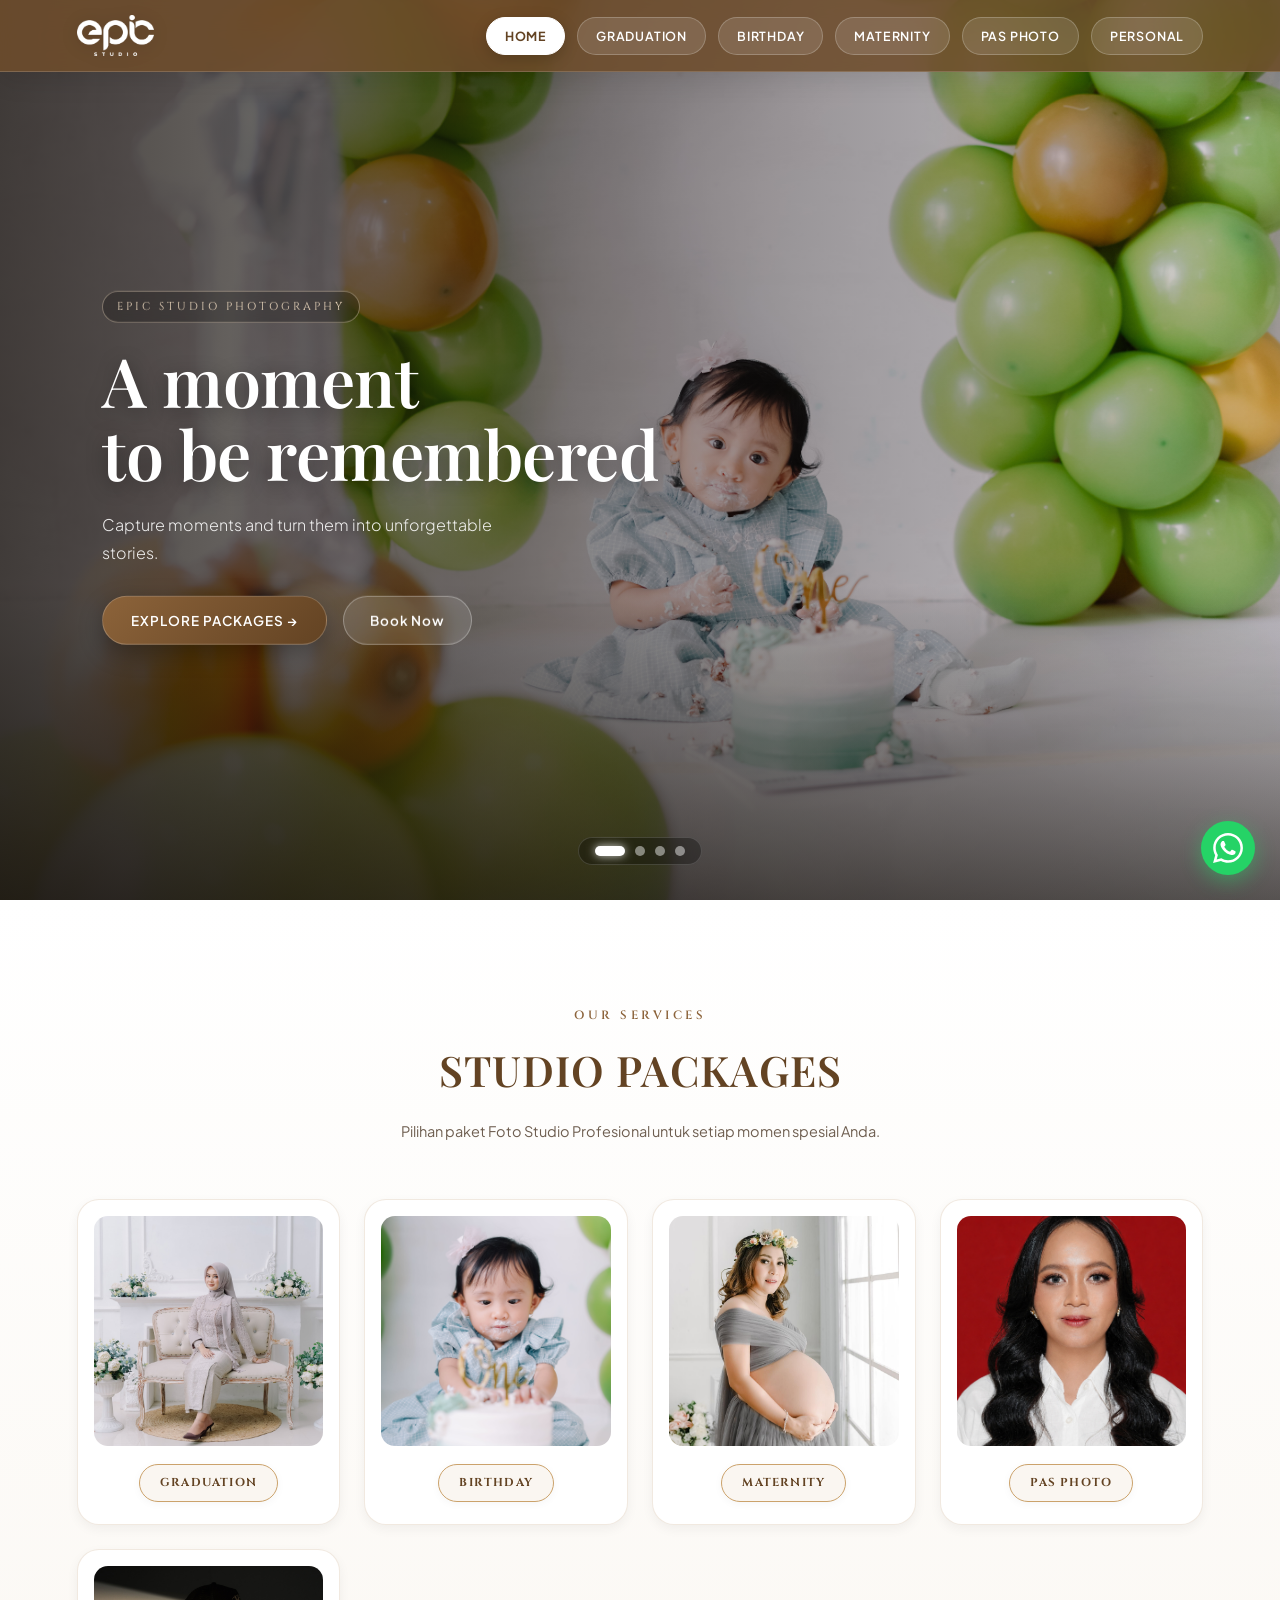
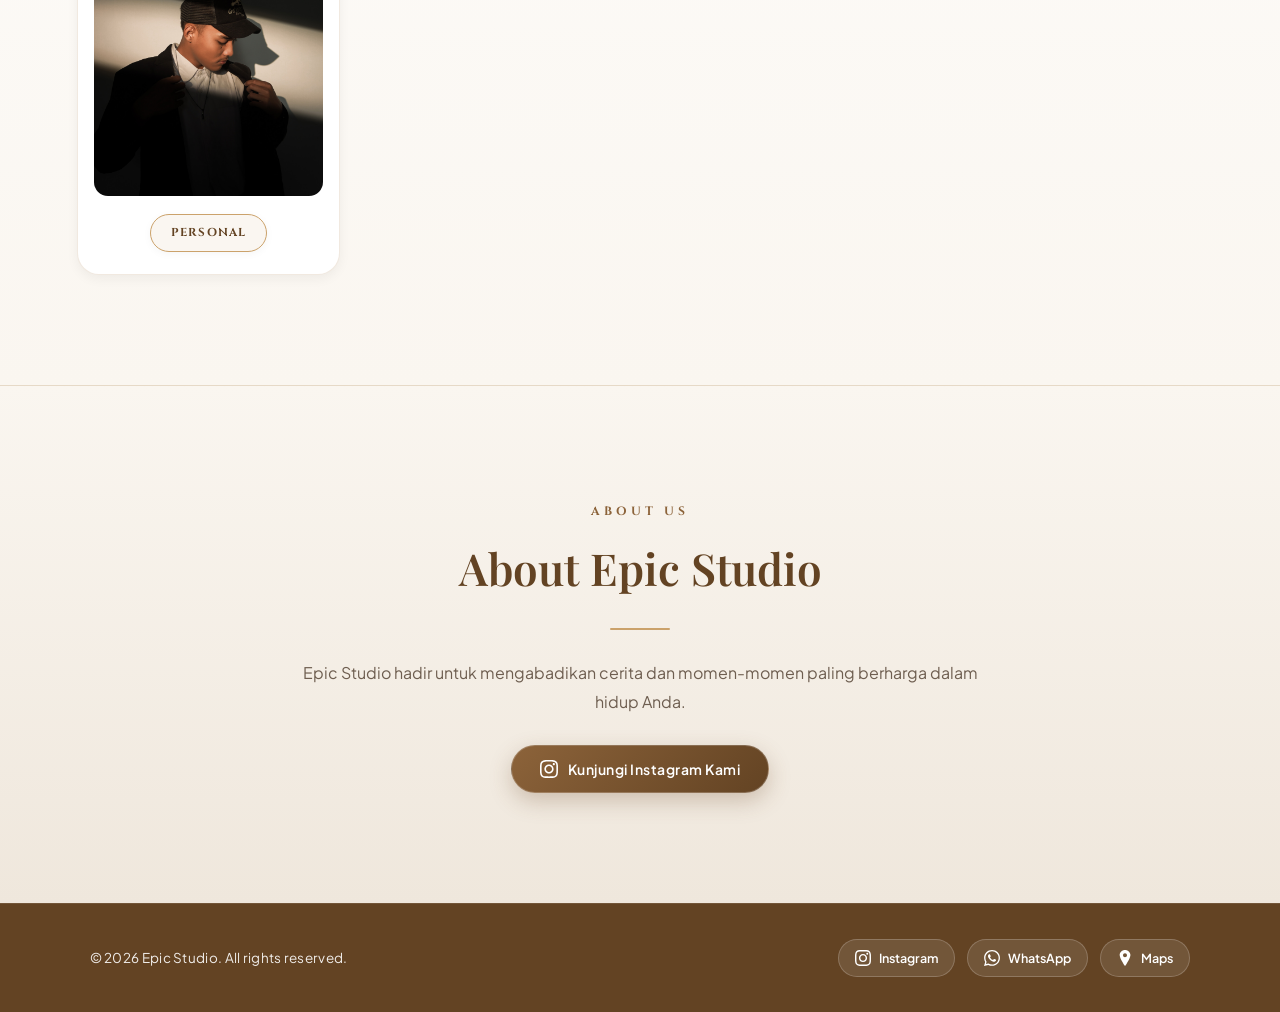
<file: index.html>
﻿    <!DOCTYPE html>
    <html lang="id">

    <head>
        <meta charset="UTF-8">
        <meta name="viewport" content="width=device-width, initial-scale=1.0">
        <meta name="google-site-verification" content="aX9YsaEsl6pCeYQl7fsDy3lhD_GGkfgKErRzIYAgVcs" />
        <title>Epic Studio</title>
        <link rel="icon" type="image/png" href="logo.png">

        <!-- Google Fonts -->
        <link rel="preconnect" href="https://fonts.googleapis.com">
        <link rel="preconnect" href="https://fonts.gstatic.com" crossorigin>
        <link href="https://fonts.googleapis.com/css2?family=Cinzel:wght@400;600;700&family=Playfair+Display:ital,wght@0,400;0,600;0,700;1,400&family=Plus+Jakarta+Sans:wght@300;400;500;600;700&display=swap" rel="stylesheet">

        <link rel="stylesheet" href="style.css">
        <script>
        if (window.location.pathname.endsWith('/index.html')) {
            const newUrl = window.location.pathname.replace(/\/index\.html$/, 'home') + window.location.search + window.location.hash;
            window.history.replaceState(null, '', newUrl);
        }
        </script>
    </head>

    <body>

        <!-- ================= HEADER / TASKBAR ================= -->
        <header class="header" id="mainHeader">

            <div class="logo">
                <a href="index.html"><img src="source/putih.png" alt="Epic Studio Logo"></a>
            </div>

            <button class="menu-toggle" id="menuToggle" aria-label="Toggle navigation" aria-expanded="false">
                <span class="bar"></span>
                <span class="bar"></span>
                <span class="bar"></span>
            </button>

            <nav class="nav" id="mainNav">
                <a href="index.html" class="active">Home</a>
                <a href="graduation.html">Graduation</a>
                <a href="birthday.html">Birthday</a>
                <a href="maternity.html">Maternity</a>
                <a href="pasphoto.html">Pas Photo</a>
                <a href="personal.html">Personal</a>
            </nav>

        </header>


        <!-- ================= HERO SLIDER ================= -->
        <section class="hero" id="home">

            <div class="slider" id="slider">

                <!-- SLIDE 1 -->
                <div class="slide">
                    <img src="source/1.JPG" alt="Epic Studio Photography">
                    <div class="hero-content">
                        <span class="hero-badge">Epic Studio Photography</span>
                        <h1>A moment<br>to be remembered</h1>
                        <p>Capture moments and turn them into unforgettable stories.</p>
                        <div class="hero-actions">
                            <a href="#packages" class="btn-hero-primary">Explore Packages →</a>
                            <a href="https://wa.me/6289503138142" target="_blank" rel="noopener noreferrer" class="btn-hero-secondary">Book Now</a>
                        </div>
                    </div>
                </div>

                <!-- SLIDE 2 -->
                <div class="slide">
                    <img src="source/maternity/11.jpg" alt="Maternity Photography">
                    <div class="hero-content">
                        <span class="hero-badge">Epic Studio Photography</span>
                        <h1>Motherhood,<br>Beautifully Captured</h1>
                        <p>Elegant maternity portraits for life's most precious season.</p>
                        <div class="hero-actions">
                            <a href="#packages" class="btn-hero-primary">Explore Packages →</a>
                            <a href="https://wa.me/6289503138142" target="_blank" rel="noopener noreferrer" class="btn-hero-secondary">Book Now</a>
                        </div>
                    </div>
                </div>

                <!-- SLIDE 3 -->
                <div class="slide">
                    <img src="source/2.jpg" alt="Wedding & Maternity Photography">
                    <div class="hero-content">
                        <span class="hero-badge">Epic Studio Photography</span>
                        <h1>Your <br>beautiful moments <br>will be captured.</h1>
                        <p>Moments one doesn't want to forget.</p>
                        <div class="hero-actions">
                            <a href="#packages" class="btn-hero-primary">Explore Packages →</a>
                            <a href="https://wa.me/6289503138142" target="_blank" rel="noopener noreferrer" class="btn-hero-secondary">Book Now</a>
                        </div>
                    </div>
                </div>

                <!-- SLIDE 4 -->
                <div class="slide">
                    <img src="source/GRADUATION/2.jpg" alt="Graduation & Group Photography">
                    <div class="hero-content">
                        <span class="hero-badge">Epic Studio Photography</span>
                        <h1>Memories<br>that will <br>last forever</h1>
                        <p>Capture every meaningful event perfectly.</p>
                        <div class="hero-actions">
                            <a href="#packages" class="btn-hero-primary">Explore Packages →</a>
                            <a href="https://wa.me/6289503138142" target="_blank" rel="noopener noreferrer" class="btn-hero-secondary">Book Now</a>
                        </div>
                    </div>
                </div>

            </div>

            <!-- SLIDER DOTS -->
            <div class="dots">
                <button class="dot active" onclick="goToSlide(0)" aria-label="Slide 1"></button>
                <button class="dot" onclick="goToSlide(1)" aria-label="Slide 2"></button>
                <button class="dot" onclick="goToSlide(2)" aria-label="Slide 3"></button>
                <button class="dot" onclick="goToSlide(3)" aria-label="Slide 4"></button>
            </div>

        </section>


        <!-- ================= STUDIO PACKAGES ================= -->
        <section class="packages" id="packages">

            <div class="section-header">
                <span class="section-tag">Our Services</span>
                <h2 class="section-title">STUDIO PACKAGES</h2>
                <p class="section-desc">Pilihan paket Foto Studio Profesional untuk setiap momen spesial Anda.</p>
            </div>

            <div class="package-grid">

                <!-- 1. GRADUATION -->
                <a href="graduation.html" class="package-card">
                    <div class="package-image">
                        <img src="source/GRADUATION/1.jpg" alt="Graduation Photography">
                    </div>
                    <span class="package-name">GRADUATION</span>
                </a>

                <!-- 2. BIRTHDAY -->
                <a href="birthday.html" class="package-card">
                    <div class="package-image">
                        <img src="source/BIRTHDAY/DSC00612.JPG" alt="Birthday Photography">
                    </div>
                    <span class="package-name">BIRTHDAY</span>
                </a>

                <!-- 3. MATERNITY -->
                <a href="maternity.html" class="package-card">
                    <div class="package-image">
                        <img src="source/maternity/8.jpg" alt="Maternity Photography">
                    </div>
                    <span class="package-name">MATERNITY</span>
                </a>

                <!-- 4. PAS PHOTO -->
                <a href="pasphoto.html" class="package-card">
                    <div class="package-image">
                        <img src="source/PAS PHOTO/nola merah.jpg" alt="Pas Photo Studio">
                    </div>
                    <span class="package-name">PAS PHOTO</span>
                </a>

                <!-- 5. PERSONAL -->
                <a href="personal.html" class="package-card">
                    <div class="package-image">
                        <img src="source/PERSONAL/DSC08382.jpg" alt="Personal Portrait Photography">
                    </div>
                    <span class="package-name">PERSONAL</span>
                </a>

            </div>

        </section>


        <!-- ================= ABOUT ================= -->
        <section class="about" id="about">

            <span class="about-badge">About Us</span>
            <h2>About Epic Studio</h2>
            <div class="about-divider"></div>

            <p>
                Epic Studio hadir untuk mengabadikan cerita dan momen-momen paling berharga dalam hidup Anda.
            </p>

            <a href="https://www.instagram.com/epicstudiophoto/" target="_blank" rel="noopener noreferrer" class="btn-about-ig" title="Kunjungi Instagram Epic Studio">
                <svg viewBox="0 0 24 24">
                    <path d="M12 2.163c3.204 0 3.584.012 4.85.07 3.252.148 4.771 1.691 4.919 4.919.058 1.265.069 1.645.069 4.849 0 3.205-.012 3.584-.069 4.849-.149 3.225-1.664 4.771-4.919 4.919-1.266.058-1.644.07-4.85.07-3.204 0-3.584-.012-4.849-.07-3.26-.149-4.771-1.699-4.919-4.92-.058-1.265-.07-1.644-.07-4.849 0-3.204.013-3.583.07-4.849.149-3.227 1.664-4.771 4.919-4.919 1.266-.057 1.645-.069 4.849-.069zm0-2.163c-3.259 0-3.667.014-4.947.072-4.358.2-6.78 2.618-6.98 6.98-.059 1.281-.073 1.689-.073 4.948 0 3.259.014 3.668.072 4.948.2 4.358 2.618 6.78 6.98 6.98 1.281.058 1.689.072 4.948.072 3.259 0 3.668-.014 4.948-.072 4.354-.2 6.782-2.618 6.979-6.98.059-1.28.073-1.689.073-4.948 0-3.259-.014-3.667-.072-4.947-.196-4.354-2.617-6.78-6.979-6.98-1.281-.059-1.69-.073-4.949-.073zm0 5.838c-3.403 0-6.162 2.759-6.162 6.162s2.759 6.163 6.162 6.163 6.162-2.759 6.162-6.163c0-3.403-2.759-6.162-6.162-6.162zm0 10.162c-2.209 0-4-1.79-4-4 0-2.209 1.791-4 4-4s4 1.791 4 4c0 2.21-1.791 4-4 4zm6.406-11.845c-.796 0-1.441.645-1.441 1.44s.645 1.44 1.441 1.44c.795 0 1.439-.645 1.439-1.44s-.644-1.44-1.439-1.44z"/>
                </svg>
                <span>Kunjungi Instagram Kami</span>
            </a>
        </section>


        <!-- ================= FOOTER ================= -->
        <footer id="contact">

            <div class="footer-copy">
                © 2026 Epic Studio. All rights reserved.
            </div>

            <div class="footer-socials">
                <a href="https://www.instagram.com/epicstudiophoto/" target="_blank" rel="noopener noreferrer" class="footer-link" title="Kunjungi Instagram Epic Studio">
                    <svg class="footer-icon" viewBox="0 0 24 24">
                        <path d="M12 2.163c3.204 0 3.584.012 4.85.07 3.252.148 4.771 1.691 4.919 4.919.058 1.265.069 1.645.069 4.849 0 3.205-.012 3.584-.069 4.849-.149 3.225-1.664 4.771-4.919 4.919-1.266.058-1.644.07-4.85.07-3.204 0-3.584-.012-4.849-.07-3.26-.149-4.771-1.699-4.919-4.92-.058-1.265-.07-1.644-.07-4.849 0-3.204.013-3.583.07-4.849.149-3.227 1.664-4.771 4.919-4.919 1.266-.057 1.645-.069 4.849-.069zm0-2.163c-3.259 0-3.667.014-4.947.072-4.358.2-6.78 2.618-6.98 6.98-.059 1.281-.073 1.689-.073 4.948 0 3.259.014 3.668.072 4.948.2 4.358 2.618 6.78 6.98 6.98 1.281.058 1.689.072 4.948.072 3.259 0 3.668-.014 4.948-.072 4.354-.2 6.782-2.618 6.979-6.98.059-1.28.073-1.689.073-4.948 0-3.259-.014-3.667-.072-4.947-.196-4.354-2.617-6.78-6.979-6.98-1.281-.059-1.69-.073-4.949-.073zm0 5.838c-3.403 0-6.162 2.759-6.162 6.162s2.759 6.163 6.162 6.163 6.162-2.759 6.162-6.163c0-3.403-2.759-6.162-6.162-6.162zm0 10.162c-2.209 0-4-1.79-4-4 0-2.209 1.791-4 4-4s4 1.791 4 4c0 2.21-1.791 4-4 4zm6.406-11.845c-.796 0-1.441.645-1.441 1.44s.645 1.44 1.441 1.44c.795 0 1.439-.645 1.439-1.44s-.644-1.44-1.439-1.44z"/>
                    </svg>
                    <span>Instagram</span>
                </a>

                <a href="https://wa.me/6289503138142" target="_blank" rel="noopener noreferrer" class="footer-link" title="Chat WhatsApp Epic Studio">
                    <svg class="footer-icon" viewBox="0 0 24 24">
                        <path d="M.057 24l1.687-6.163c-1.041-1.804-1.588-3.849-1.587-5.946.003-6.556 5.338-11.891 11.893-11.891 3.181.001 6.167 1.24 8.413 3.488 2.245 2.248 3.481 5.236 3.48 8.414-.003 6.557-5.338 11.892-11.893 11.892-1.99-.001-3.951-.5-5.688-1.448l-6.305 1.654zm6.597-3.807c1.676.995 3.276 1.591 5.392 1.592 5.448 0 9.886-4.434 9.889-9.885.002-5.462-4.415-9.89-9.881-9.892-5.452 0-9.887 4.434-9.889 9.884-.001 2.225.651 3.891 1.746 5.634l-.999 3.648 3.742-.981zm11.387-5.464c-.074-.124-.272-.198-.57-.347-.297-.149-1.758-.868-2.031-.967-.272-.099-.47-.149-.669.149-.198.297-.768.967-.941 1.165-.173.198-.347.223-.644.074-.297-.149-1.255-.462-2.39-1.475-.883-.788-1.48-1.761-1.653-2.059-.173-.297-.018-.458.13-.606.134-.133.297-.347.446-.521.151-.172.2-.296.3-.495.099-.198.05-.372-.025-.521-.075-.148-.669-1.611-.916-2.206-.242-.579-.487-.501-.669-.51l-.57-.01c-.198 0-.52.074-.792.372s-1.04 1.016-1.04 2.479 1.065 2.876 1.213 3.074c.149.198 2.095 3.2 5.076 4.487.709.306 1.263.489 1.694.626.712.226 1.36.194 1.872.118.571-.085 1.758-.719 2.006-1.413.248-.695.248-1.29.173-1.414z"/>
                    </svg>
                    <span>WhatsApp</span>
                </a>

                <a href="https://maps.google.com/?q=Epic+Studio" target="_blank" rel="noopener noreferrer" class="footer-link" title="Lihat Lokasi di Google Maps">
                    <svg class="footer-icon" viewBox="0 0 24 24">
                        <path d="M12 0C7.802 0 4 3.403 4 7.602c0 4.885 7.031 15.197 7.33 15.628.172.247.449.395.745.395s.573-.148.745-.395c.299-.431 7.33-10.743 7.33-15.628C20 3.403 16.198 0 12 0zm0 11c-1.657 0-3-1.343-3-3s1.343-3 3-3 3 1.343 3 3-1.343 3-3 3z"/>
                    </svg>
                    <span>Maps</span>
                </a>
            </div>

        </footer>


        <!-- ================= FLOATING WHATSAPP BUTTON ================= -->
        <a href="https://wa.me/6289503138142" target="_blank" rel="noopener noreferrer" class="floating-wa" title="Hubungi Kami via WhatsApp">
            <svg viewBox="0 0 24 24">
                <path d="M.057 24l1.687-6.163c-1.041-1.804-1.588-3.849-1.587-5.946.003-6.556 5.338-11.891 11.893-11.891 3.181.001 6.167 1.24 8.413 3.488 2.245 2.248 3.481 5.236 3.48 8.414-.003 6.557-5.338 11.892-11.893 11.892-1.99-.001-3.951-.5-5.688-1.448l-6.305 1.654zm6.597-3.807c1.676.995 3.276 1.591 5.392 1.592 5.448 0 9.886-4.434 9.889-9.885.002-5.462-4.415-9.89-9.881-9.892-5.452 0-9.887 4.434-9.889 9.884-.001 2.225.651 3.891 1.746 5.634l-.999 3.648 3.742-.981zm11.387-5.464c-.074-.124-.272-.198-.57-.347-.297-.149-1.758-.868-2.031-.967-.272-.099-.47-.149-.669.149-.198.297-.768.967-.941 1.165-.173.198-.347.223-.644.074-.297-.149-1.255-.462-2.39-1.475-.883-.788-1.48-1.761-1.653-2.059-.173-.297-.018-.458.13-.606.134-.133.297-.347.446-.521.151-.172.2-.296.3-.495.099-.198.05-.372-.025-.521-.075-.148-.669-1.611-.916-2.206-.242-.579-.487-.501-.669-.51l-.57-.01c-.198 0-.52.074-.792.372s-1.04 1.016-1.04 2.479 1.065 2.876 1.213 3.074c.149.198 2.095 3.2 5.076 4.487.709.306 1.263.489 1.694.626.712.226 1.36.194 1.872.118.571-.085 1.758-.719 2.006-1.413.248-.695.248-1.29.173-1.414z"/>
            </svg>
        </a>


        <!-- JAVASCRIPT -->
        <script src="script.js"></script>

    </body>

    </html>
</file>
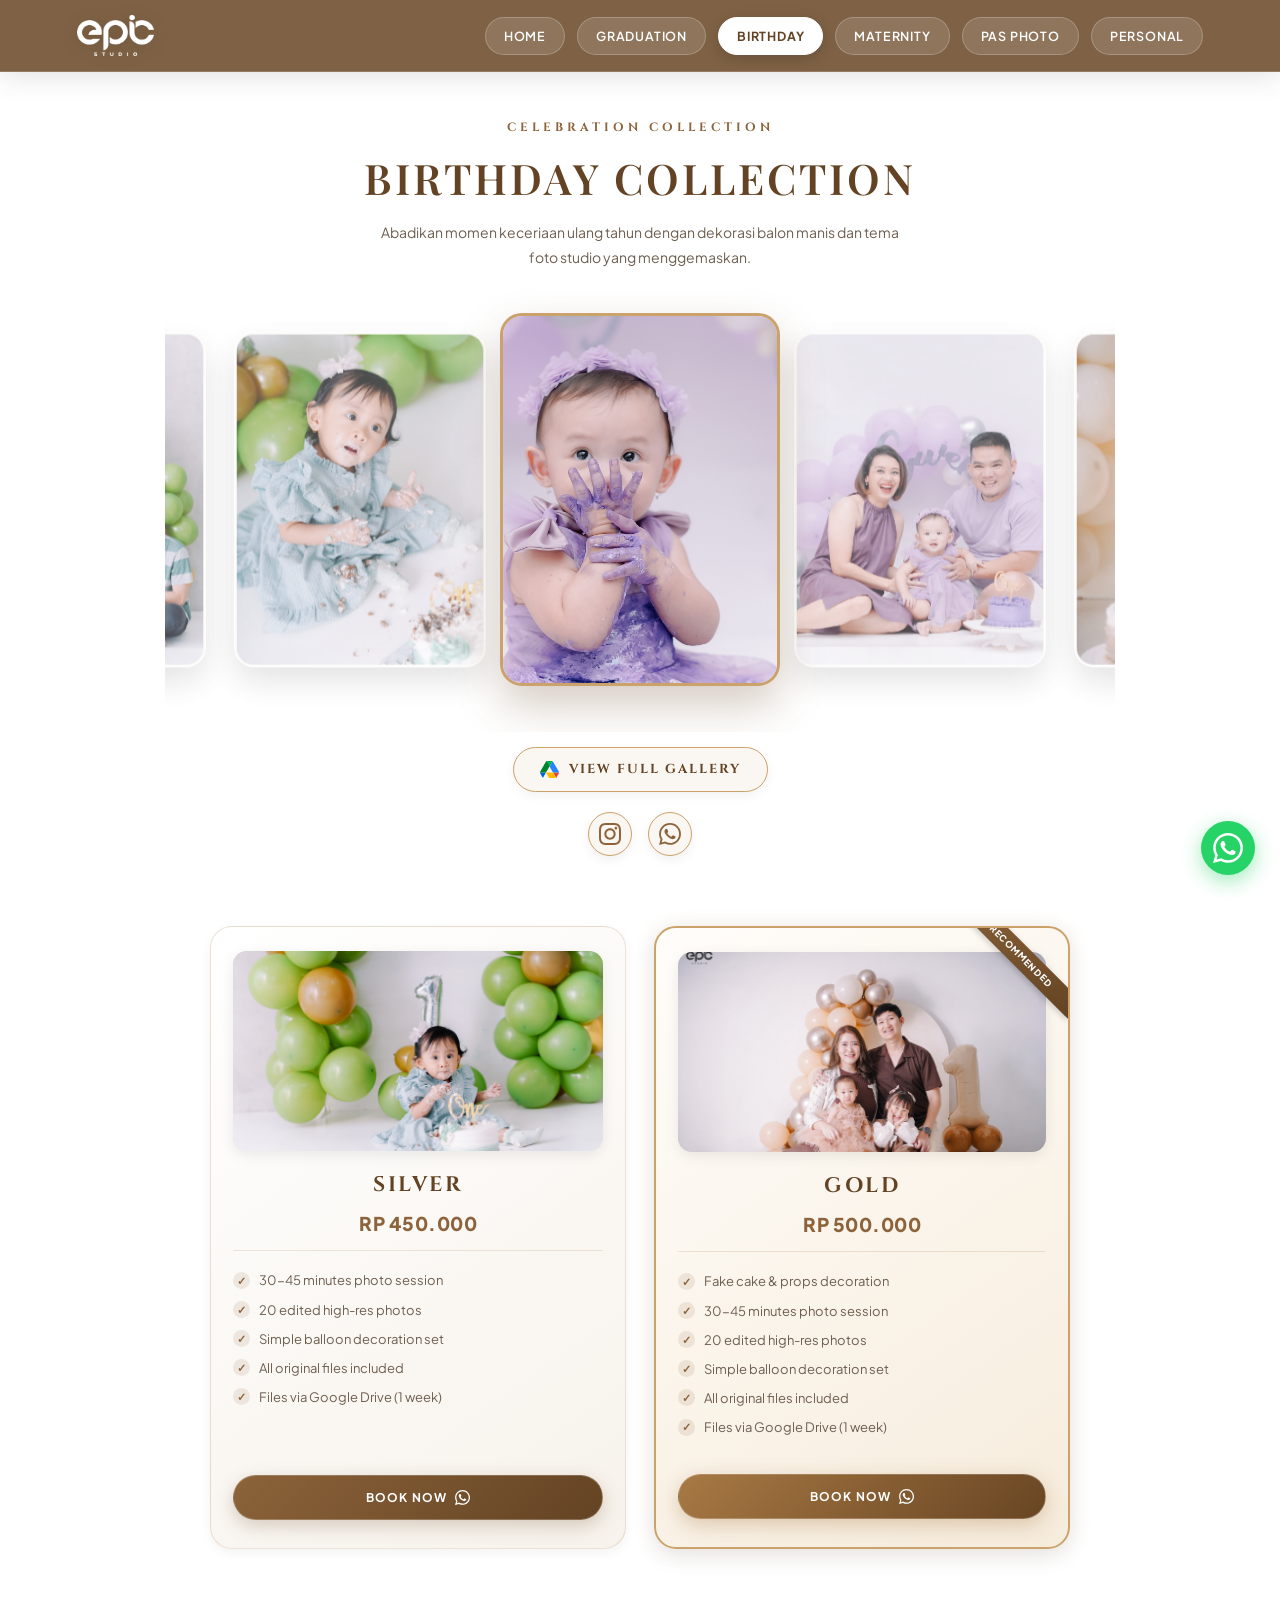
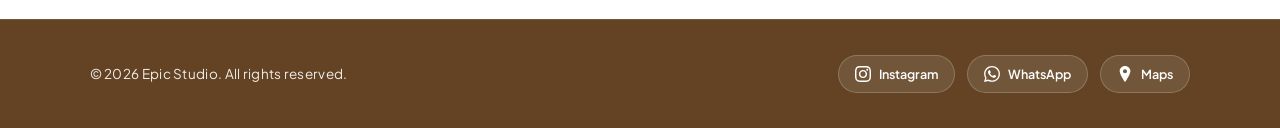
<file: birthday.html>
﻿<!DOCTYPE html>
<html lang="id">
<head>
    <meta charset="UTF-8">
    <meta name="viewport" content="width=device-width, initial-scale=1.0">
    <title>Epic Studio</title>
    <link rel="icon" type="image/png" href="logo.png">

    <!-- Google Fonts -->
    <link rel="preconnect" href="https://fonts.googleapis.com">
    <link rel="preconnect" href="https://fonts.gstatic.com" crossorigin>
    <link href="https://fonts.googleapis.com/css2?family=Cinzel:wght@400;600;700&family=Playfair+Display:ital,wght@0,400;0,600;0,700;1,400&family=Plus+Jakarta+Sans:wght@300;400;500;600;700&display=swap" rel="stylesheet">

    <!-- Swiper CSS -->
    <link rel="stylesheet" href="https://cdn.jsdelivr.net/npm/swiper@11/swiper-bundle.min.css" />
    <link rel="stylesheet" href="style.css">
    <script>
        if (window.location.pathname.endsWith('/birthday.html')) {
            const newUrl = window.location.pathname.replace(/\/birthday\.html$/, 'birthday') + window.location.search + window.location.hash;
            window.history.replaceState(null, '', newUrl);
        }
    </script>
</head>
<body>

    <!-- ================= HEADER / TASKBAR ================= -->
    <header class="header" id="mainHeader">
        <div class="logo">
            <a href="index.html"><img src="source/putih.png" alt="Epic Studio Logo"></a>
        </div>
        <button class="menu-toggle" id="menuToggle" aria-label="Toggle navigation" aria-expanded="false">
            <span class="bar"></span>
            <span class="bar"></span>
            <span class="bar"></span>
        </button>
        <nav class="nav" id="mainNav">
            <a href="index.html">Home</a>
            <a href="graduation.html">Graduation</a>
            <a href="birthday.html" class="active">Birthday</a>
            <a href="maternity.html">Maternity</a>
            <a href="pasphoto.html">Pas Photo</a>
            <a href="personal.html">Personal</a>
        </nav>
    </header>

    <!-- ================= MAIN CONTENT ================= -->
    <main class="birthday-container">

        <!-- SISI ATAS: TITLE & SWIPER SHOWCASE -->
        <div class="birthday-gallery-wrapper">
            <span class="page-tag">Celebration Collection</span>
            <h1 class="birthday-title">BIRTHDAY COLLECTION</h1>
            <p class="page-desc">
                Abadikan momen keceriaan ulang tahun dengan dekorasi balon manis dan tema foto studio yang menggemaskan.
            </p>

            <!-- SWIPER CONTAINER -->
            <div class="swiper birthday-swiper">
                <div class="swiper-wrapper">
                    
                    <!-- SLIDE 1 -->
                    <div class="swiper-slide" onclick="openCustomGallery('galleryModal1')">
                        <img src="source/BIRTHDAY/1.jpg" alt="Birthday Concept 1">
                    </div>

                    <!-- SLIDE 2 -->
                    <div class="swiper-slide" onclick="openCustomGallery('galleryModal2')">
                        <img src="source/BIRTHDAY/4.jpg" alt="Birthday Concept 2">
                    </div>

                    <!-- SLIDE 3 -->
                    <div class="swiper-slide" onclick="openCustomGallery('galleryModal3')">
                        <img src="source/BIRTHDAY/DSC02976.jpg" alt="Birthday Concept 3">
                    </div>

                    <!-- SLIDE 4 -->
                    <div class="swiper-slide" onclick="openCustomGallery('galleryModal1')">
                        <img src="source/BIRTHDAY/DSC00226.JPG" alt="Birthday Concept 4">
                    </div>

                    <!-- SLIDE 5 -->
                    <div class="swiper-slide" onclick="openCustomGallery('galleryModal2')">
                        <img src="source/BIRTHDAY/DSC00880.JPG" alt="Birthday Concept 5">
                    </div>

                </div>
            </div>

            <!-- TEKS PHOTO GALLERY MENUJU GOOGLE DRIVE -->
            <a href="https://drive.google.com/drive/folders/14Gop4cU8oG7F2k8Fj9X1OgDbl8QAyuU7?usp=sharing" target="_blank" rel="noopener noreferrer" class="gallery-label" title="Buka Portofolio Lengkap di Google Drive">
                <svg class="drive-icon" viewBox="0 0 87.3 78">
                    <path d="M6.6 66.85l3.85 6.65c.8 1.4 1.95 2.5 3.3 3.3l13.75-23.8H0c0 1.55.4 3.1 1.2 4.5l5.4 9.35z" fill="#0066da"/>
                    <path d="M43.65 25l13.75-23.8c-1.35-.8-2.9-1.2-4.5-1.2h-18.5c-1.6 0-3.15.45-4.5 1.2L16.2 25h27.45z" fill="#00ac47"/>
                    <path d="M73.55 76.8c1.35-.8 2.5-1.9 3.3-3.3l9.25-16c.8-1.4 1.2-2.95 1.2-4.5h-27.5l5.4 9.35 8.35 14.45z" fill="#ea4335"/>
                    <path d="M43.65 25L29.9 1.2c-1.35.8-2.5 1.9-3.3 3.3l-25.4 44C.4 50 0 51.55 0 53.1h27.5L43.65 25z" fill="#00832d"/>
                    <path d="M59.8 53.1H87.3c0-1.55-.4-3.1-1.2-4.5l-25.4-44c-.8-1.4-1.95-2.5-3.3-3.3L43.65 25l16.15 28.1z" fill="#2684fc"/>
                    <path d="M73.55 76.8L59.8 53.1H27.5l13.75 23.8c1.35.8 2.9 1.2 4.5 1.2h23.3c1.6 0 3.15-.4 4.5-1.1z" fill="#ffba00"/>
                </svg>
                <span>VIEW FULL GALLERY</span>
            </a>

            <!-- TOMBOL IKON IG & WHATSAPP -->
            <div class="social-buttons">
                <!-- Link Instagram -->
                <a href="https://www.instagram.com/epicstudiophoto/" target="_blank" rel="noopener noreferrer" class="social-icon" title="Instagram Epic Studio">
                    <svg viewBox="0 0 24 24" fill="#8c633a">
                        <path d="M12 2.163c3.204 0 3.584.012 4.85.07 3.252.148 4.771 1.691 4.919 4.919.058 1.265.069 1.645.069 4.849 0 3.205-.012 3.584-.069 4.849-.149 3.225-1.664 4.771-4.919 4.919-1.266.058-1.644.07-4.85.07-3.204 0-3.584-.012-4.849-.07-3.26-.149-4.771-1.699-4.919-4.92-.058-1.265-.07-1.644-.07-4.849 0-3.204.013-3.583.07-4.849.149-3.227 1.664-4.771 4.919-4.919 1.266-.057 1.645-.069 4.849-.069zm0-2.163c-3.259 0-3.667.014-4.947.072-4.358.2-6.78 2.618-6.98 6.98-.059 1.281-.073 1.689-.073 4.948 0 3.259.014 3.668.072 4.948.2 4.358 2.618 6.78 6.98 6.98 1.281.058 1.689.072 4.948.072 3.259 0 3.668-.014 4.948-.072 4.354-.2 6.782-2.618 6.979-6.98.059-1.28.073-1.689.073-4.948 0-3.259-.014-3.667-.072-4.947-.196-4.354-2.617-6.78-6.979-6.98-1.281-.059-1.69-.073-4.949-.073zm0 5.838c-3.403 0-6.162 2.759-6.162 6.162s2.759 6.163 6.162 6.163 6.162-2.759 6.162-6.163c0-3.403-2.759-6.162-6.162-6.162zm0 10.162c-2.209 0-4-1.79-4-4 0-2.209 1.791-4 4-4s4 1.791 4 4c0 2.21-1.791 4-4 4zm6.406-11.845c-.796 0-1.441.645-1.441 1.44s.645 1.44 1.441 1.44c.795 0 1.439-.645 1.439-1.44s-.644-1.44-1.439-1.44z"/>
                    </svg>
                </a>
        
                <!-- Link WhatsApp -->
                <a href="https://wa.me/6289503138142" target="_blank" rel="noopener noreferrer" class="social-icon" title="Chat WhatsApp Epic Studio">
                    <svg viewBox="0 0 24 24" fill="#8c633a">
                        <path d="M.057 24l1.687-6.163c-1.041-1.804-1.588-3.849-1.587-5.946.003-6.556 5.338-11.891 11.893-11.891 3.181.001 6.167 1.24 8.413 3.488 2.245 2.248 3.481 5.236 3.48 8.414-.003 6.557-5.338 11.892-11.893 11.892-1.99-.001-3.951-.5-5.688-1.448l-6.305 1.654zm6.597-3.807c1.676.995 3.276 1.591 5.392 1.592 5.448 0 9.886-4.434 9.889-9.885.002-5.462-4.415-9.89-9.881-9.892-5.452 0-9.887 4.434-9.889 9.884-.001 2.225.651 3.891 1.746 5.634l-.999 3.648 3.742-.981zm11.387-5.464c-.074-.124-.272-.198-.57-.347-.297-.149-1.758-.868-2.031-.967-.272-.099-.47-.149-.669.149-.198.297-.768.967-.941 1.165-.173.198-.347.223-.644.074-.297-.149-1.255-.462-2.39-1.475-.883-.788-1.48-1.761-1.653-2.059-.173-.297-.018-.458.13-.606.134-.133.297-.347.446-.521.151-.172.2-.296.3-.495.099-.198.05-.372-.025-.521-.075-.148-.669-1.611-.916-2.206-.242-.579-.487-.501-.669-.51l-.57-.01c-.198 0-.52.074-.792.372s-1.04 1.016-1.04 2.479 1.065 2.876 1.213 3.074c.149.198 2.095 3.2 5.076 4.487.709.306 1.263.489 1.694.626.712.226 1.36.194 1.872.118.571-.085 1.758-.719 2.006-1.413.248-.695.248-1.29.173-1.414z"/>
                    </svg>
                </a>
            </div>
        </div>

        <!-- SISI BAWAH: PRICING CARDS -->
        <div class="birthday-pricing">
            <!-- SILVER -->
            <div class="price-card">
                <div class="price-card-img">
                    <img src="source/BIRTHDAY/DSC00863.JPG" alt="Birthday Silver Package">
                </div>
                <div class="price-card-body">
                    <h3>SILVER</h3>
                    <div class="price">RP 450.000</div>
                    <ul>
                        <li>30-45 minutes photo session</li>
                        <li>20 edited high-res photos</li>
                        <li>Simple balloon decoration set</li>
                        <li>All original files included</li>
                        <li>Files via Google Drive (1 week)</li>
                    </ul>
                </div>
                <a href="https://wa.me/6289503138142?text=Halo%20Epic%20Studio%2C%20saya%20ingin%20booking%20Paket%20Birthday%20-%20SILVER%20(Rp%20450.000)" target="_blank" rel="noopener noreferrer" class="btn-card-book">
                    <span>Book Now</span>
                    <svg viewBox="0 0 24 24"><path d="M.057 24l1.687-6.163c-1.041-1.804-1.588-3.849-1.587-5.946.003-6.556 5.338-11.891 11.893-11.891 3.181.001 6.167 1.24 8.413 3.488 2.245 2.248 3.481 5.236 3.48 8.414-.003 6.557-5.338 11.892-11.893 11.892-1.99-.001-3.951-.5-5.688-1.448l-6.305 1.654zm6.597-3.807c1.676.995 3.276 1.591 5.392 1.592 5.448 0 9.886-4.434 9.889-9.885.002-5.462-4.415-9.89-9.881-9.892-5.452 0-9.887 4.434-9.889 9.884-.001 2.225.651 3.891 1.746 5.634l-.999 3.648 3.742-.981zm11.387-5.464c-.074-.124-.272-.198-.57-.347-.297-.149-1.758-.868-2.031-.967-.272-.099-.47-.149-.669.149-.198.297-.768.967-.941 1.165-.173.198-.347.223-.644.074-.297-.149-1.255-.462-2.39-1.475-.883-.788-1.48-1.761-1.653-2.059-.173-.297-.018-.458.13-.606.134-.133.297-.347.446-.521.151-.172.2-.296.3-.495.099-.198.05-.372-.025-.521-.075-.148-.669-1.611-.916-2.206-.242-.579-.487-.501-.669-.51l-.57-.01c-.198 0-.52.074-.792.372s-1.04 1.016-1.04 2.479 1.065 2.876 1.213 3.074c.149.198 2.095 3.2 5.076 4.487.709.306 1.263.489 1.694.626.712.226 1.36.194 1.872.118.571-.085 1.758-.719 2.006-1.413.248-.695.248-1.29.173-1.414z"/></svg>
                </a>
            </div>

            <!-- GOLD -->
            <div class="price-card highlight-card">
                <div class="price-card-img">
                    <img src="source/BIRTHDAY/DSC02679.jpg" alt="Birthday Gold Package">
                </div>
                <div class="price-card-body">
                    <h3>GOLD</h3>
                    <div class="price">RP 500.000</div>
                    <ul>
                        <li>Fake cake & props decoration</li>
                        <li>30-45 minutes photo session</li>
                        <li>20 edited high-res photos</li>
                        <li>Simple balloon decoration set</li>
                        <li>All original files included</li>
                        <li>Files via Google Drive (1 week)</li>
                    </ul>
                </div>
                <a href="https://wa.me/6289503138142?text=Halo%20Epic%20Studio%2C%20saya%20ingin%20booking%20Paket%20Birthday%20-%20GOLD%20(Rp%20500.000)" target="_blank" rel="noopener noreferrer" class="btn-card-book">
                    <span>Book Now</span>
                    <svg viewBox="0 0 24 24"><path d="M.057 24l1.687-6.163c-1.041-1.804-1.588-3.849-1.587-5.946.003-6.556 5.338-11.891 11.893-11.891 3.181.001 6.167 1.24 8.413 3.488 2.245 2.248 3.481 5.236 3.48 8.414-.003 6.557-5.338 11.892-11.893 11.892-1.99-.001-3.951-.5-5.688-1.448l-6.305 1.654zm6.597-3.807c1.676.995 3.276 1.591 5.392 1.592 5.448 0 9.886-4.434 9.889-9.885.002-5.462-4.415-9.89-9.881-9.892-5.452 0-9.887 4.434-9.889 9.884-.001 2.225.651 3.891 1.746 5.634l-.999 3.648 3.742-.981zm11.387-5.464c-.074-.124-.272-.198-.57-.347-.297-.149-1.758-.868-2.031-.967-.272-.099-.47-.149-.669.149-.198.297-.768.967-.941 1.165-.173.198-.347.223-.644.074-.297-.149-1.255-.462-2.39-1.475-.883-.788-1.48-1.761-1.653-2.059-.173-.297-.018-.458.13-.606.134-.133.297-.347.446-.521.151-.172.2-.296.3-.495.099-.198.05-.372-.025-.521-.075-.148-.669-1.611-.916-2.206-.242-.579-.487-.501-.669-.51l-.57-.01c-.198 0-.52.074-.792.372s-1.04 1.016-1.04 2.479 1.065 2.876 1.213 3.074c.149.198 2.095 3.2 5.076 4.487.709.306 1.263.489 1.694.626.712.226 1.36.194 1.872.118.571-.085 1.758-.719 2.006-1.413.248-.695.248-1.29.173-1.414z"/></svg>
                </a>
            </div>
        </div>

    </main>

    <!-- ================= FOOTER ================= -->
    <footer id="contact">
        <div class="footer-copy">
            © 2026 Epic Studio. All rights reserved.
        </div>
        <div class="footer-socials">
            <a href="https://www.instagram.com/epicstudiophoto/" target="_blank" rel="noopener noreferrer" class="footer-link" title="Kunjungi Instagram Epic Studio">
                <svg class="footer-icon" viewBox="0 0 24 24">
                    <path d="M12 2.163c3.204 0 3.584.012 4.85.07 3.252.148 4.771 1.691 4.919 4.919.058 1.265.069 1.645.069 4.849 0 3.205-.012 3.584-.069 4.849-.149 3.225-1.664 4.771-4.919 4.919-1.266.058-1.644.07-4.85.07-3.204 0-3.584-.012-4.849-.07-3.26-.149-4.771-1.699-4.919-4.92-.058-1.265-.07-1.644-.07-4.849 0-3.204.013-3.583.07-4.849.149-3.227 1.664-4.771 4.919-4.919 1.266-.057 1.645-.069 4.849-.069zm0-2.163c-3.259 0-3.667.014-4.947.072-4.358.2-6.78 2.618-6.98 6.98-.059 1.281-.073 1.689-.073 4.948 0 3.259.014 3.668.072 4.948.2 4.358 2.618 6.78 6.98 6.98 1.281.058 1.689.072 4.948.072 3.259 0 3.668-.014 4.948-.072 4.354-.2 6.782-2.618 6.979-6.98.059-1.28.073-1.689.073-4.948 0-3.259-.014-3.667-.072-4.947-.196-4.354-2.617-6.78-6.979-6.98-1.281-.059-1.69-.073-4.949-.073zm0 5.838c-3.403 0-6.162 2.759-6.162 6.162s2.759 6.163 6.162 6.163 6.162-2.759 6.162-6.163c0-3.403-2.759-6.162-6.162-6.162zm0 10.162c-2.209 0-4-1.79-4-4 0-2.209 1.791-4 4-4s4 1.791 4 4c0 2.21-1.791 4-4 4zm6.406-11.845c-.796 0-1.441.645-1.441 1.44s.645 1.44 1.441 1.44c.795 0 1.439-.645 1.439-1.44s-.644-1.44-1.439-1.44z"/>
                </svg>
                <span>Instagram</span>
            </a>
            <a href="https://wa.me/6289503138142" target="_blank" rel="noopener noreferrer" class="footer-link" title="Chat WhatsApp Epic Studio">
                <svg class="footer-icon" viewBox="0 0 24 24">
                    <path d="M.057 24l1.687-6.163c-1.041-1.804-1.588-3.849-1.587-5.946.003-6.556 5.338-11.891 11.893-11.891 3.181.001 6.167 1.24 8.413 3.488 2.245 2.248 3.481 5.236 3.48 8.414-.003 6.557-5.338 11.892-11.893 11.892-1.99-.001-3.951-.5-5.688-1.448l-6.305 1.654zm6.597-3.807c1.676.995 3.276 1.591 5.392 1.592 5.448 0 9.886-4.434 9.889-9.885.002-5.462-4.415-9.89-9.881-9.892-5.452 0-9.887 4.434-9.889 9.884-.001 2.225.651 3.891 1.746 5.634l-.999 3.648 3.742-.981zm11.387-5.464c-.074-.124-.272-.198-.57-.347-.297-.149-1.758-.868-2.031-.967-.272-.099-.47-.149-.669.149-.198.297-.768.967-.941 1.165-.173.198-.347.223-.644.074-.297-.149-1.255-.462-2.39-1.475-.883-.788-1.48-1.761-1.653-2.059-.173-.297-.018-.458.13-.606.134-.133.297-.347.446-.521.151-.172.2-.296.3-.495.099-.198.05-.372-.025-.521-.075-.148-.669-1.611-.916-2.206-.242-.579-.487-.501-.669-.51l-.57-.01c-.198 0-.52.074-.792.372s-1.04 1.016-1.04 2.479 1.065 2.876 1.213 3.074c.149.198 2.095 3.2 5.076 4.487.709.306 1.263.489 1.694.626.712.226 1.36.194 1.872.118.571-.085 1.758-.719 2.006-1.413.248-.695.248-1.29.173-1.414z"/>
                </svg>
                <span>WhatsApp</span>
            </a>
            <a href="https://maps.google.com/?q=Epic+Studio" target="_blank" rel="noopener noreferrer" class="footer-link" title="Lihat Lokasi di Google Maps">
                <svg class="footer-icon" viewBox="0 0 24 24">
                    <path d="M12 0C7.802 0 4 3.403 4 7.602c0 4.885 7.031 15.197 7.33 15.628.172.247.449.395.745.395s.573-.148.745-.395c.299-.431 7.33-10.743 7.33-15.628C20 3.403 16.198 0 12 0zm0 11c-1.657 0-3-1.343-3-3s1.343-3 3-3 3 1.343 3 3-1.343 3-3 3z"/>
                </svg>
                <span>Maps</span>
            </a>
        </div>
    </footer>

    <!-- ================= FLOATING WHATSAPP BUTTON ================= -->
    <a href="https://wa.me/6289503138142" target="_blank" rel="noopener noreferrer" class="floating-wa" title="Hubungi Kami via WhatsApp">
        <svg viewBox="0 0 24 24">
            <path d="M.057 24l1.687-6.163c-1.041-1.804-1.588-3.849-1.587-5.946.003-6.556 5.338-11.891 11.893-11.891 3.181.001 6.167 1.24 8.413 3.488 2.245 2.248 3.481 5.236 3.48 8.414-.003 6.557-5.338 11.892-11.893 11.892-1.99-.001-3.951-.5-5.688-1.448l-6.305 1.654zm6.597-3.807c1.676.995 3.276 1.591 5.392 1.592 5.448 0 9.886-4.434 9.889-9.885.002-5.462-4.415-9.89-9.881-9.892-5.452 0-9.887 4.434-9.889 9.884-.001 2.225.651 3.891 1.746 5.634l-.999 3.648 3.742-.981zm11.387-5.464c-.074-.124-.272-.198-.57-.347-.297-.149-1.758-.868-2.031-.967-.272-.099-.47-.149-.669.149-.198.297-.768.967-.941 1.165-.173.198-.347.223-.644.074-.297-.149-1.255-.462-2.39-1.475-.883-.788-1.48-1.761-1.653-2.059-.173-.297-.018-.458.13-.606.134-.133.297-.347.446-.521.151-.172.2-.296.3-.495.099-.198.05-.372-.025-.521-.075-.148-.669-1.611-.916-2.206-.242-.579-.487-.501-.669-.51l-.57-.01c-.198 0-.52.074-.792.372s-1.04 1.016-1.04 2.479 1.065 2.876 1.213 3.074c.149.198 2.095 3.2 5.076 4.487.709.306 1.263.489 1.694.626.712.226 1.36.194 1.872.118.571-.085 1.758-.719 2.006-1.413.248-.695.248-1.29.173-1.414z"/>
        </svg>
    </a>

    <!-- Swiper JS CDN -->
    <script src="https://cdn.jsdelivr.net/npm/swiper@11/swiper-bundle.min.js"></script>

    <!-- LOGIKA JAVASCRIPT -->
    <script>
        let currentActiveModalId = 'galleryModal1';

        // Buka Modal Galeri
        function openCustomGallery(modalId) {
            const modal = document.getElementById(modalId);
            if (modal) {
                modal.style.display = "block";
                document.body.style.overflow = "hidden";
            }
        }

        // Tutup Modal Galeri
        function closeCustomGallery(modalId) {
            const modal = document.getElementById(modalId);
            if (modal) {
                modal.style.display = "none";
                document.body.style.overflow = "auto";
            }
        }

        // Buka Galeri Berdasarkan Slide Aktif
        function openActiveSlideGallery() {
            openCustomGallery(currentActiveModalId);
        }

        // Klik Di Luar Konten Modal Untuk Menutup
        window.addEventListener('click', function(event) {
            if (event.target.classList.contains('modal-gallery')) {
                event.target.style.display = "none";
                document.body.style.overflow = "auto";
            }
        });

        // Inisialisasi Swiper JS
        document.addEventListener('DOMContentLoaded', function () {
            const swiper = new Swiper('.birthday-swiper', {
                effect: 'coverflow',
                grabCursor: true,
                centeredSlides: true,
                slidesPerView: 'auto',
                loop: true,
                speed: 750,
                mousewheel: { invert: false },
                autoplay: {
                    delay: 3000,
                    disableOnInteraction: false,
                    pauseOnMouseEnter: true,
                },
                coverflowEffect: {
                    rotate: 0,
                    stretch: 15,
                    depth: 100,
                    modifier: 1.1,
                    slideShadows: false,
                },
                on: {
                    init: function () { updateActiveSlide(this); },
                    slideChange: function () { updateActiveSlide(this); }
                }
            });

            function updateActiveSlide(swiperInstance) {
                setTimeout(() => {
                    swiperInstance.slides.forEach((slide) => {
                        if (slide.classList.contains('swiper-slide-active')) {
                            slide.style.opacity = '1';
                            slide.style.transform = 'scale(1)';
                            
                            const onclickAttr = slide.getAttribute('onclick');
                            if (onclickAttr) {
                                const match = onclickAttr.match(/'([^']+)'/);
                                if (match) {
                                    currentActiveModalId = match[1];
                                }
                            }
                        } else {
                            slide.style.opacity = '0.72';
                            slide.style.transform = 'scale(0.9)';
                        }
                    });
                }, 50);
            }
        });
    </script>
    <script src="script.js"></script>
</body>
</html>
</file>
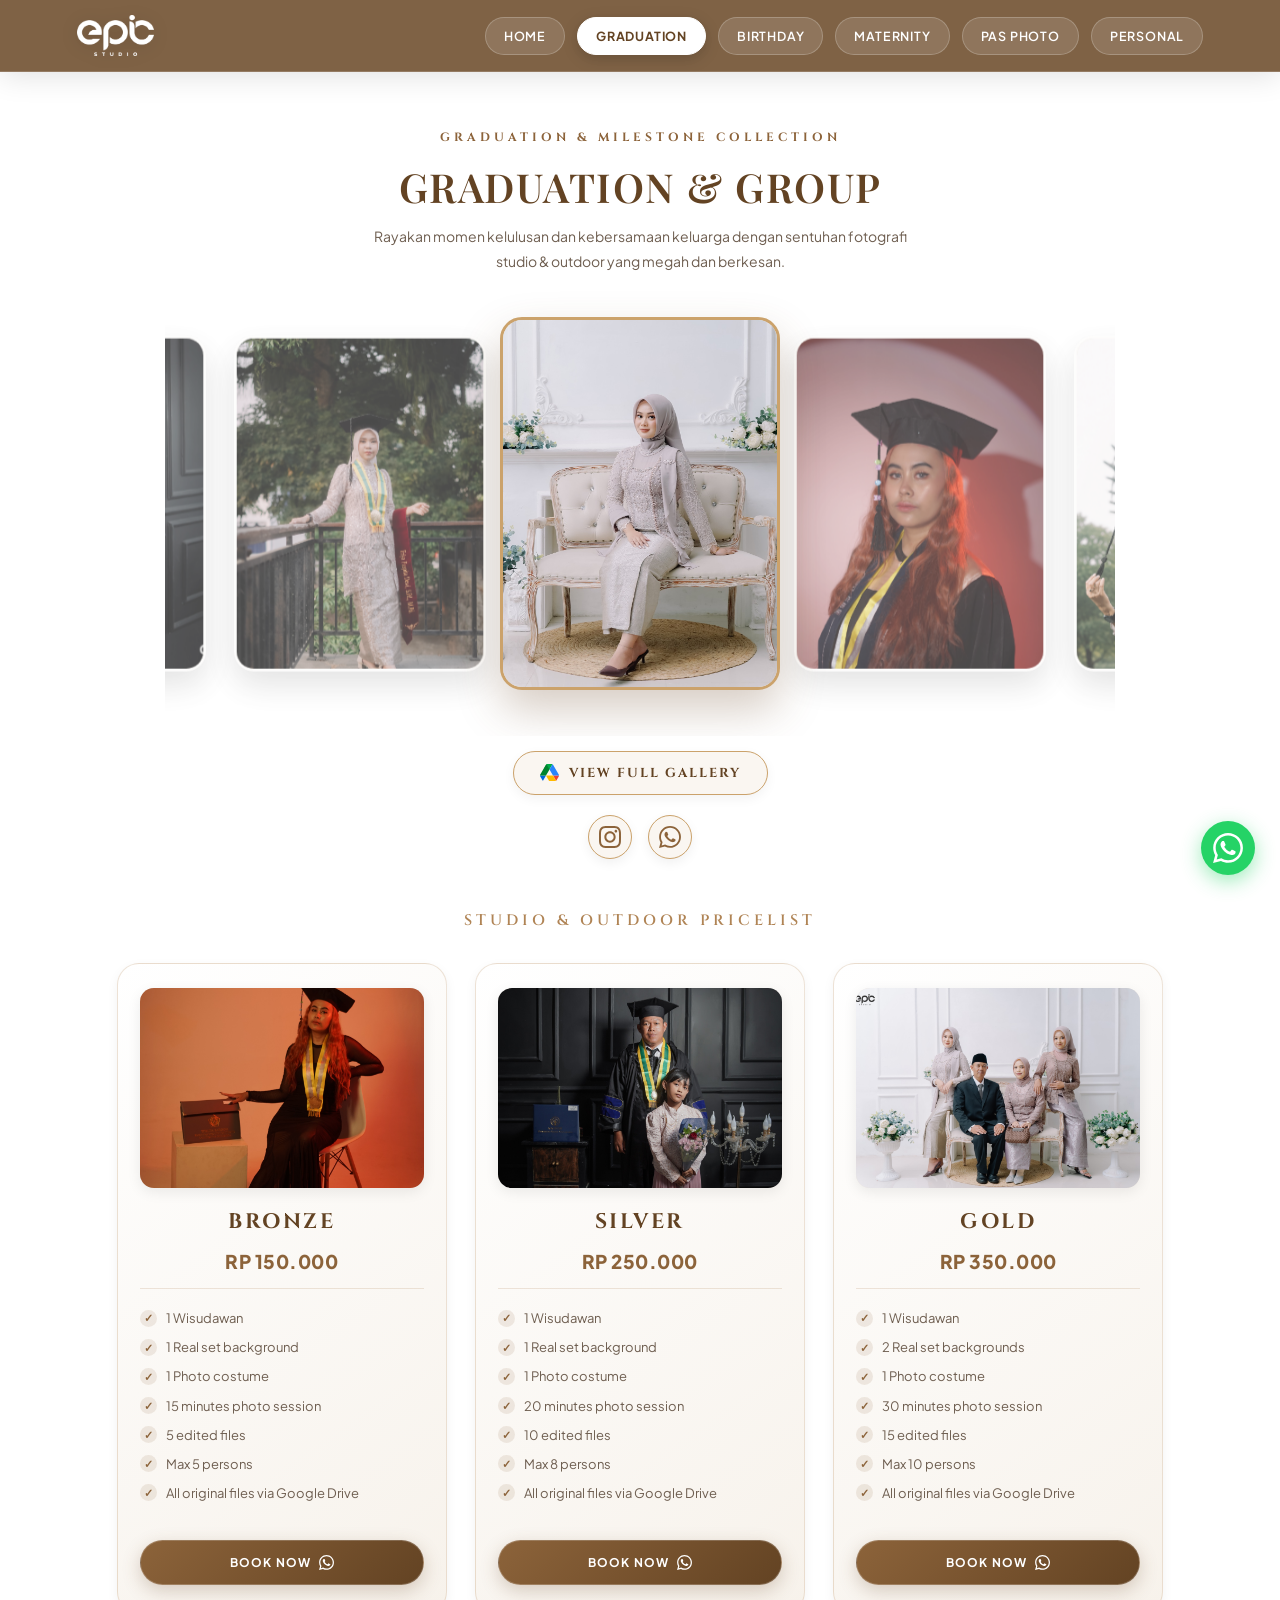
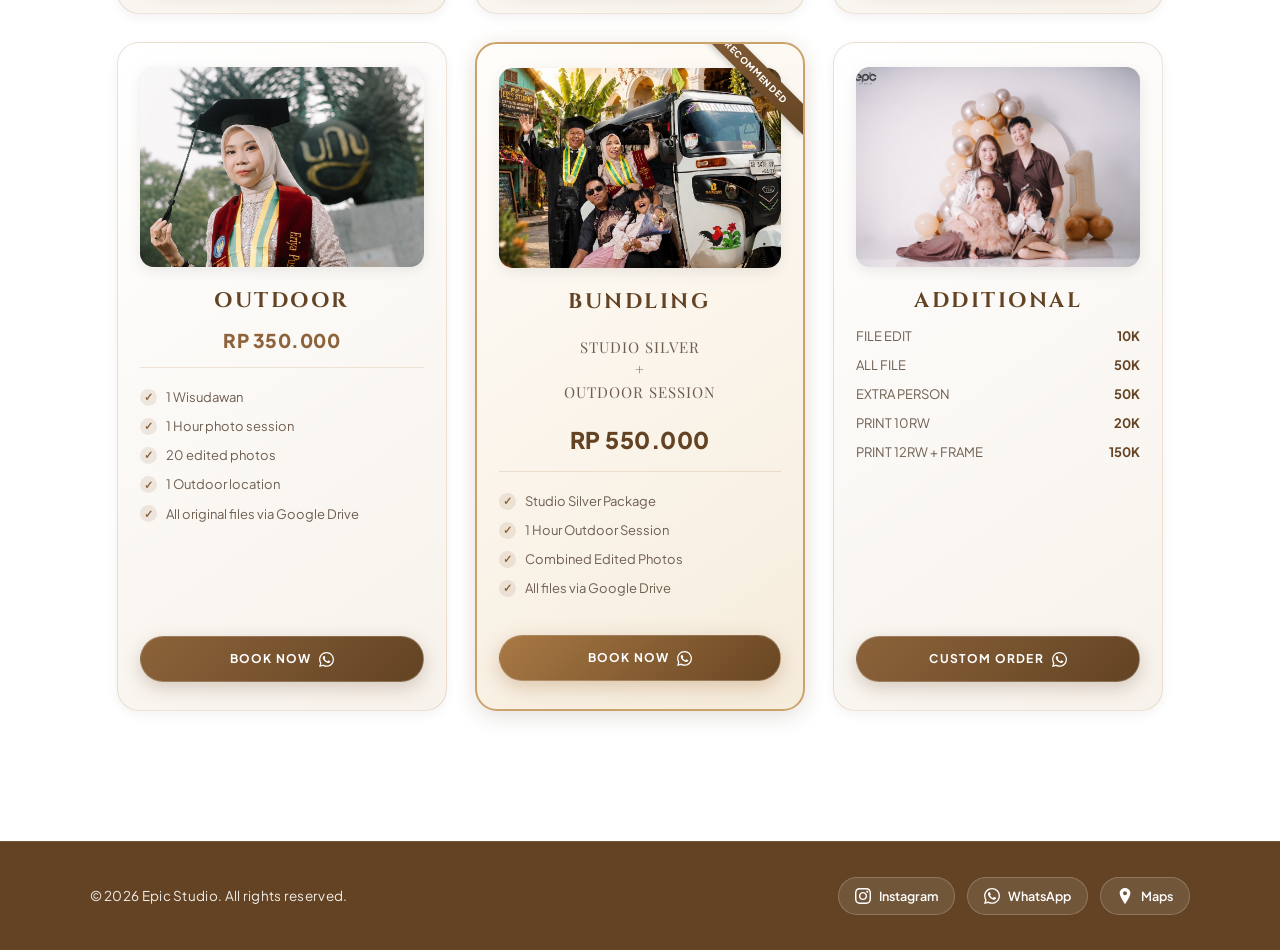
<file: graduation.html>
﻿<!DOCTYPE html>
<html lang="id"> 
<head>
    <meta charset="UTF-8">
    <meta name="viewport" content="width=device-width, initial-scale=1.0">
    <title>Epic Studio</title>
    <link rel="icon" type="image/png" href="logo.png">

    <!-- Google Fonts -->
    <link rel="preconnect" href="https://fonts.googleapis.com">
    <link rel="preconnect" href="https://fonts.gstatic.com" crossorigin>
    <link href="https://fonts.googleapis.com/css2?family=Cinzel:wght@400;600;700&family=Playfair+Display:ital,wght@0,400;0,600;0,700;1,400&family=Plus+Jakarta+Sans:wght@300;400;500;600;700&display=swap" rel="stylesheet">

    <!-- Swiper CSS -->
    <link rel="stylesheet" href="https://cdn.jsdelivr.net/npm/swiper@11/swiper-bundle.min.css" />
    <link rel="stylesheet" href="style.css">
    <script>
        if (window.location.pathname.endsWith('/graduation.html')) {
            const newUrl = window.location.pathname.replace(/\/graduation\.html$/, 'graduation') + window.location.search + window.location.hash;
            window.history.replaceState(null, '', newUrl);
        }
    </script>
</head>
<body>

    <!-- ================= HEADER / TASKBAR ================= -->
    <header class="header" id="mainHeader">
        <div class="logo">
            <a href="index.html"><img src="source/putih.png" alt="Epic Studio Logo"></a>
        </div>
        <button class="menu-toggle" id="menuToggle" aria-label="Toggle navigation" aria-expanded="false">
            <span class="bar"></span>
            <span class="bar"></span>
            <span class="bar"></span>
        </button>
        <nav class="nav" id="mainNav">
            <a href="index.html">Home</a>
            <a href="graduation.html" class="active">Graduation</a>
            <a href="birthday.html">Birthday</a>
            <a href="maternity.html">Maternity</a>
            <a href="pasphoto.html">Pas Photo</a>
            <a href="personal.html">Personal</a>
        </nav>
    </header>

    <!-- ================= SHOWCASE & PRICING CONTAINER ================= -->
    <main class="pricing-container">

        <!-- TOP SHOWCASE & SWIPER -->
        <div class="birthday-gallery-wrapper" style="margin: 0 auto 50px;">
            <span class="page-tag">Graduation & Milestone Collection</span>
            <h1 class="page-title">GRADUATION & GROUP</h1>
            <p class="page-desc">
                Rayakan momen kelulusan dan kebersamaan keluarga dengan sentuhan fotografi studio & outdoor yang megah dan berkesan.
            </p>

            <!-- SWIPER CONTAINER -->
            <div class="swiper graduation-swiper birthday-swiper">
                <div class="swiper-wrapper">
                    
                    <!-- SLIDE 1 -->
                    <div class="swiper-slide" onclick="openCustomGallery('galleryModal1')">
                        <img src="source/GRADUATION/1.jpg" alt="Graduation Concept 1">
                    </div>

                    <!-- SLIDE 2 -->
                    <div class="swiper-slide" onclick="openCustomGallery('galleryModal2')">
                        <img src="source/GRADUATION/DSC00122.jpg" alt="Graduation Concept 2">
                    </div>

                    <!-- SLIDE 3 -->
                    <div class="swiper-slide" onclick="openCustomGallery('galleryModal3')">
                        <img src="source/GRADUATION/eriya2.png" alt="Graduation Concept 3">
                    </div>

                    <!-- SLIDE 4 -->
                    <div class="swiper-slide" onclick="openCustomGallery('galleryModal1')">
                        <img src="source/GRADUATION/DSC08159.jpg" alt="Graduation Concept 4">
                    </div>

                    <!-- SLIDE 5 -->
                    <div class="swiper-slide" onclick="openCustomGallery('galleryModal2')">
                        <img src="source/GRADUATION/DSC07659.jpg" alt="Graduation Concept 5">
                    </div>

                </div>
            </div>

            <!-- TEKS PHOTO GALLERY MENUJU GOOGLE DRIVE -->
            <a href="https://drive.google.com/drive/folders/14Gop4cU8oG7F2k8Fj9X1OgDbl8QAyuU7?usp=sharing" target="_blank" rel="noopener noreferrer" class="gallery-label" title="Buka Portofolio Lengkap di Google Drive">
                <svg class="drive-icon" viewBox="0 0 87.3 78">
                    <path d="M6.6 66.85l3.85 6.65c.8 1.4 1.95 2.5 3.3 3.3l13.75-23.8H0c0 1.55.4 3.1 1.2 4.5l5.4 9.35z" fill="#0066da"/>
                    <path d="M43.65 25l13.75-23.8c-1.35-.8-2.9-1.2-4.5-1.2h-18.5c-1.6 0-3.15.45-4.5 1.2L16.2 25h27.45z" fill="#00ac47"/>
                    <path d="M73.55 76.8c1.35-.8 2.5-1.9 3.3-3.3l9.25-16c.8-1.4 1.2-2.95 1.2-4.5h-27.5l5.4 9.35 8.35 14.45z" fill="#ea4335"/>
                    <path d="M43.65 25L29.9 1.2c-1.35.8-2.5 1.9-3.3 3.3l-25.4 44C.4 50 0 51.55 0 53.1h27.5L43.65 25z" fill="#00832d"/>
                    <path d="M59.8 53.1H87.3c0-1.55-.4-3.1-1.2-4.5l-25.4-44c-.8-1.4-1.95-2.5-3.3-3.3L43.65 25l16.15 28.1z" fill="#2684fc"/>
                    <path d="M73.55 76.8L59.8 53.1H27.5l13.75 23.8c1.35.8 2.9 1.2 4.5 1.2h23.3c1.6 0 3.15-.4 4.5-1.1z" fill="#ffba00"/>
                </svg>
                <span>VIEW FULL GALLERY</span>
            </a>

            <!-- TOMBOL IKON IG & WHATSAPP -->
            <div class="social-buttons">
                <!-- Link Instagram -->
                <a href="https://www.instagram.com/epicstudiophoto/" target="_blank" rel="noopener noreferrer" class="social-icon" title="Instagram Epic Studio">
                    <svg viewBox="0 0 24 24" fill="#8c633a">
                        <path d="M12 2.163c3.204 0 3.584.012 4.85.07 3.252.148 4.771 1.691 4.919 4.919.058 1.265.069 1.645.069 4.849 0 3.205-.012 3.584-.069 4.849-.149 3.225-1.664 4.771-4.919 4.919-1.266.058-1.644.07-4.85.07-3.204 0-3.584-.012-4.849-.07-3.26-.149-4.771-1.699-4.919-4.92-.058-1.265-.07-1.644-.07-4.849 0-3.204.013-3.583.07-4.849.149-3.227 1.664-4.771 4.919-4.919 1.266-.057 1.645-.069 4.849-.069zm0-2.163c-3.259 0-3.667.014-4.947.072-4.358.2-6.78 2.618-6.98 6.98-.059 1.281-.073 1.689-.073 4.948 0 3.259.014 3.668.072 4.948.2 4.358 2.618 6.78 6.98 6.98 1.281.058 1.689.072 4.948.072 3.259 0 3.668-.014 4.948-.072 4.354-.2 6.782-2.618 6.979-6.98.059-1.28.073-1.689.073-4.948 0-3.259-.014-3.667-.072-4.947-.196-4.354-2.617-6.78-6.979-6.98-1.281-.059-1.69-.073-4.949-.073zm0 5.838c-3.403 0-6.162 2.759-6.162 6.162s2.759 6.163 6.162 6.163 6.162-2.759 6.162-6.163c0-3.403-2.759-6.162-6.162-6.162zm0 10.162c-2.209 0-4-1.79-4-4 0-2.209 1.791-4 4-4s4 1.791 4 4c0 2.21-1.791 4-4 4zm6.406-11.845c-.796 0-1.441.645-1.441 1.44s.645 1.44 1.441 1.44c.795 0 1.439-.645 1.439-1.44s-.644-1.44-1.439-1.44z"/>
                    </svg>
                </a>
        
                <!-- Link WhatsApp -->
                <a href="https://wa.me/6289503138142" target="_blank" rel="noopener noreferrer" class="social-icon" title="Chat WhatsApp Epic Studio">
                    <svg viewBox="0 0 24 24" fill="#8c633a">
                        <path d="M.057 24l1.687-6.163c-1.041-1.804-1.588-3.849-1.587-5.946.003-6.556 5.338-11.891 11.893-11.891 3.181.001 6.167 1.24 8.413 3.488 2.245 2.248 3.481 5.236 3.48 8.414-.003 6.557-5.338 11.892-11.893 11.892-1.99-.001-3.951-.5-5.688-1.448l-6.305 1.654zm6.597-3.807c1.676.995 3.276 1.591 5.392 1.592 5.448 0 9.886-4.434 9.889-9.885.002-5.462-4.415-9.89-9.881-9.892-5.452 0-9.887 4.434-9.889 9.884-.001 2.225.651 3.891 1.746 5.634l-.999 3.648 3.742-.981zm11.387-5.464c-.074-.124-.272-.198-.57-.347-.297-.149-1.758-.868-2.031-.967-.272-.099-.47-.149-.669.149-.198.297-.768.967-.941 1.165-.173.198-.347.223-.644.074-.297-.149-1.255-.462-2.39-1.475-.883-.788-1.48-1.761-1.653-2.059-.173-.297-.018-.458.13-.606.134-.133.297-.347.446-.521.151-.172.2-.296.3-.495.099-.198.05-.372-.025-.521-.075-.148-.669-1.611-.916-2.206-.242-.579-.487-.501-.669-.51l-.57-.01c-.198 0-.52.074-.792.372s-1.04 1.016-1.04 2.479 1.065 2.876 1.213 3.074c.149.198 2.095 3.2 5.076 4.487.709.306 1.263.489 1.694.626.712.226 1.36.194 1.872.118.571-.085 1.758-.719 2.006-1.413.248-.695.248-1.29.173-1.414z"/>
                    </svg>
                </a>
            </div>
        </div>

        <h2 class="page-subtitle" style="margin-bottom: 30px;">STUDIO & OUTDOOR PRICELIST</h2>

        <!-- GRID 3 KOLOM ATAS -->
        <div class="pricing-grid">
            
            <!-- BRONZE -->
            <div class="price-card">
                <div class="price-card-img">
                    <img src="source/GRADUATION/DSC00195.JPG" alt="Graduation Bronze Package">
                </div>
                <div class="price-card-body">
                    <h3>BRONZE</h3>
                    <div class="price">RP 150.000</div>
                    <ul>
                        <li>1 Wisudawan</li>
                        <li>1 Real set background</li>
                        <li>1 Photo costume</li>
                        <li>15 minutes photo session</li>
                        <li>5 edited files</li>
                        <li>Max 5 persons</li>
                        <li>All original files via Google Drive</li>
                    </ul>
                </div>
                <a href="https://wa.me/6289503138142?text=Halo%20Epic%20Studio%2C%20saya%20ingin%20booking%20Paket%20Graduation%20-%20BRONZE%20(Rp%20150.000)" target="_blank" rel="noopener noreferrer" class="btn-card-book">
                    <span>Book Now</span>
                    <svg viewBox="0 0 24 24"><path d="M.057 24l1.687-6.163c-1.041-1.804-1.588-3.849-1.587-5.946.003-6.556 5.338-11.891 11.893-11.891 3.181.001 6.167 1.24 8.413 3.488 2.245 2.248 3.481 5.236 3.48 8.414-.003 6.557-5.338 11.892-11.893 11.892-1.99-.001-3.951-.5-5.688-1.448l-6.305 1.654zm6.597-3.807c1.676.995 3.276 1.591 5.392 1.592 5.448 0 9.886-4.434 9.889-9.885.002-5.462-4.415-9.89-9.881-9.892-5.452 0-9.887 4.434-9.889 9.884-.001 2.225.651 3.891 1.746 5.634l-.999 3.648 3.742-.981zm11.387-5.464c-.074-.124-.272-.198-.57-.347-.297-.149-1.758-.868-2.031-.967-.272-.099-.47-.149-.669.149-.198.297-.768.967-.941 1.165-.173.198-.347.223-.644.074-.297-.149-1.255-.462-2.39-1.475-.883-.788-1.48-1.761-1.653-2.059-.173-.297-.018-.458.13-.606.134-.133.297-.347.446-.521.151-.172.2-.296.3-.495.099-.198.05-.372-.025-.521-.075-.148-.669-1.611-.916-2.206-.242-.579-.487-.501-.669-.51l-.57-.01c-.198 0-.52.074-.792.372s-1.04 1.016-1.04 2.479 1.065 2.876 1.213 3.074c.149.198 2.095 3.2 5.076 4.487.709.306 1.263.489 1.694.626.712.226 1.36.194 1.872.118.571-.085 1.758-.719 2.006-1.413.248-.695.248-1.29.173-1.414z"/></svg>
                </a>
            </div>

            <!-- SILVER -->
            <div class="price-card">
                <div class="price-card-img">
                    <img src="source/GRADUATION/DSC08243.jpg" alt="Graduation Silver Package">
                </div>
                <div class="price-card-body">
                    <h3>SILVER</h3>
                    <div class="price">RP 250.000</div>
                    <ul>
                        <li>1 Wisudawan</li>
                        <li>1 Real set background</li>
                        <li>1 Photo costume</li>
                        <li>20 minutes photo session</li>
                        <li>10 edited files</li>
                        <li>Max 8 persons</li>
                        <li>All original files via Google Drive</li>
                    </ul>
                </div>
                <a href="https://wa.me/6289503138142?text=Halo%20Epic%20Studio%2C%20saya%20ingin%20booking%20Paket%20Graduation%20-%20SILVER%20(Rp%20250.000)" target="_blank" rel="noopener noreferrer" class="btn-card-book">
                    <span>Book Now</span>
                    <svg viewBox="0 0 24 24"><path d="M.057 24l1.687-6.163c-1.041-1.804-1.588-3.849-1.587-5.946.003-6.556 5.338-11.891 11.893-11.891 3.181.001 6.167 1.24 8.413 3.488 2.245 2.248 3.481 5.236 3.48 8.414-.003 6.557-5.338 11.892-11.893 11.892-1.99-.001-3.951-.5-5.688-1.448l-6.305 1.654zm6.597-3.807c1.676.995 3.276 1.591 5.392 1.592 5.448 0 9.886-4.434 9.889-9.885.002-5.462-4.415-9.89-9.881-9.892-5.452 0-9.887 4.434-9.889 9.884-.001 2.225.651 3.891 1.746 5.634l-.999 3.648 3.742-.981zm11.387-5.464c-.074-.124-.272-.198-.57-.347-.297-.149-1.758-.868-2.031-.967-.272-.099-.47-.149-.669.149-.198.297-.768.967-.941 1.165-.173.198-.347.223-.644.074-.297-.149-1.255-.462-2.39-1.475-.883-.788-1.48-1.761-1.653-2.059-.173-.297-.018-.458.13-.606.134-.133.297-.347.446-.521.151-.172.2-.296.3-.495.099-.198.05-.372-.025-.521-.075-.148-.669-1.611-.916-2.206-.242-.579-.487-.501-.669-.51l-.57-.01c-.198 0-.52.074-.792.372s-1.04 1.016-1.04 2.479 1.065 2.876 1.213 3.074c.149.198 2.095 3.2 5.076 4.487.709.306 1.263.489 1.694.626.712.226 1.36.194 1.872.118.571-.085 1.758-.719 2.006-1.413.248-.695.248-1.29.173-1.414z"/></svg>
                </a>
            </div>

            <!-- GOLD -->
            <div class="price-card">
                <div class="price-card-img">
                    <img src="source/GRADUATION/2.jpg" alt="Graduation Gold Package">
                </div>
                <div class="price-card-body">
                    <h3>GOLD</h3>
                    <div class="price">RP 350.000</div>
                    <ul>
                        <li>1 Wisudawan</li>
                        <li>2 Real set backgrounds</li>
                        <li>1 Photo costume</li>
                        <li>30 minutes photo session</li>
                        <li>15 edited files</li>
                        <li>Max 10 persons</li>
                        <li>All original files via Google Drive</li>
                    </ul>
                </div>
                <a href="https://wa.me/6289503138142?text=Halo%20Epic%20Studio%2C%20saya%20ingin%20booking%20Paket%20Graduation%20-%20GOLD%20(Rp%20350.000)" target="_blank" rel="noopener noreferrer" class="btn-card-book">
                    <span>Book Now</span>
                    <svg viewBox="0 0 24 24"><path d="M.057 24l1.687-6.163c-1.041-1.804-1.588-3.849-1.587-5.946.003-6.556 5.338-11.891 11.893-11.891 3.181.001 6.167 1.24 8.413 3.488 2.245 2.248 3.481 5.236 3.48 8.414-.003 6.557-5.338 11.892-11.893 11.892-1.99-.001-3.951-.5-5.688-1.448l-6.305 1.654zm6.597-3.807c1.676.995 3.276 1.591 5.392 1.592 5.448 0 9.886-4.434 9.889-9.885.002-5.462-4.415-9.89-9.881-9.892-5.452 0-9.887 4.434-9.889 9.884-.001 2.225.651 3.891 1.746 5.634l-.999 3.648 3.742-.981zm11.387-5.464c-.074-.124-.272-.198-.57-.347-.297-.149-1.758-.868-2.031-.967-.272-.099-.47-.149-.669.149-.198.297-.768.967-.941 1.165-.173.198-.347.223-.644.074-.297-.149-1.255-.462-2.39-1.475-.883-.788-1.48-1.761-1.653-2.059-.173-.297-.018-.458.13-.606.134-.133.297-.347.446-.521.151-.172.2-.296.3-.495.099-.198.05-.372-.025-.521-.075-.148-.669-1.611-.916-2.206-.242-.579-.487-.501-.669-.51l-.57-.01c-.198 0-.52.074-.792.372s-1.04 1.016-1.04 2.479 1.065 2.876 1.213 3.074c.149.198 2.095 3.2 5.076 4.487.709.306 1.263.489 1.694.626.712.226 1.36.194 1.872.118.571-.085 1.758-.719 2.006-1.413.248-.695.248-1.29.173-1.414z"/></svg>
                </a>
            </div>

            <!-- OUTDOOR -->
            <div class="price-card">
                <div class="price-card-img">
                    <img src="source/GRADUATION/eriya.png" alt="Graduation Outdoor Package">
                </div>
                <div class="price-card-body">
                    <h3>OUTDOOR</h3>
                    <div class="price">RP 350.000</div>
                    <ul>
                        <li>1 Wisudawan</li>
                        <li>1 Hour photo session</li>
                        <li>20 edited photos</li>
                        <li>1 Outdoor location</li>
                        <li>All original files via Google Drive</li>
                    </ul>
                </div>
                <a href="https://wa.me/6289503138142?text=Halo%20Epic%20Studio%2C%20saya%20ingin%20booking%20Paket%20Graduation%20-%20OUTDOOR%20(Rp%20350.000)" target="_blank" rel="noopener noreferrer" class="btn-card-book">
                    <span>Book Now</span>
                    <svg viewBox="0 0 24 24"><path d="M.057 24l1.687-6.163c-1.041-1.804-1.588-3.849-1.587-5.946.003-6.556 5.338-11.891 11.893-11.891 3.181.001 6.167 1.24 8.413 3.488 2.245 2.248 3.481 5.236 3.48 8.414-.003 6.557-5.338 11.892-11.893 11.892-1.99-.001-3.951-.5-5.688-1.448l-6.305 1.654zm6.597-3.807c1.676.995 3.276 1.591 5.392 1.592 5.448 0 9.886-4.434 9.889-9.885.002-5.462-4.415-9.89-9.881-9.892-5.452 0-9.887 4.434-9.889 9.884-.001 2.225.651 3.891 1.746 5.634l-.999 3.648 3.742-.981zm11.387-5.464c-.074-.124-.272-.198-.57-.347-.297-.149-1.758-.868-2.031-.967-.272-.099-.47-.149-.669.149-.198.297-.768.967-.941 1.165-.173.198-.347.223-.644.074-.297-.149-1.255-.462-2.39-1.475-.883-.788-1.48-1.761-1.653-2.059-.173-.297-.018-.458.13-.606.134-.133.297-.347.446-.521.151-.172.2-.296.3-.495.099-.198.05-.372-.025-.521-.075-.148-.669-1.611-.916-2.206-.242-.579-.487-.501-.669-.51l-.57-.01c-.198 0-.52.074-.792.372s-1.04 1.016-1.04 2.479 1.065 2.876 1.213 3.074c.149.198 2.095 3.2 5.076 4.487.709.306 1.263.489 1.694.626.712.226 1.36.194 1.872.118.571-.085 1.758-.719 2.006-1.413.248-.695.248-1.29.173-1.414z"/></svg>
                </a>
            </div>

            <!-- BUNDLING -->
            <div class="price-card highlight-card">
                <div class="price-card-img">
                    <img src="source/GRADUATION/41aea2b8-0a1c-4b87-acd7-5ce60b111354.JPG" alt="Graduation Bundling Package">
                </div>
                <div class="price-card-body">
                    <h3>BUNDLING</h3>
                    <p class="card-subtitle">STUDIO SILVER<br>+<br>OUTDOOR SESSION</p>
                    <div class="price big-price">RP 550.000</div>
                    <ul>
                        <li>Studio Silver Package</li>
                        <li>1 Hour Outdoor Session</li>
                        <li>Combined Edited Photos</li>
                        <li>All files via Google Drive</li>
                    </ul>
                </div>
                <a href="https://wa.me/6289503138142?text=Halo%20Epic%20Studio%2C%20saya%20ingin%20booking%20Paket%20Graduation%20-%20BUNDLING%20(Rp%20550.000)" target="_blank" rel="noopener noreferrer" class="btn-card-book">
                    <span>Book Now</span>
                    <svg viewBox="0 0 24 24"><path d="M.057 24l1.687-6.163c-1.041-1.804-1.588-3.849-1.587-5.946.003-6.556 5.338-11.891 11.893-11.891 3.181.001 6.167 1.24 8.413 3.488 2.245 2.248 3.481 5.236 3.48 8.414-.003 6.557-5.338 11.892-11.893 11.892-1.99-.001-3.951-.5-5.688-1.448l-6.305 1.654zm6.597-3.807c1.676.995 3.276 1.591 5.392 1.592 5.448 0 9.886-4.434 9.889-9.885.002-5.462-4.415-9.89-9.881-9.892-5.452 0-9.887 4.434-9.889 9.884-.001 2.225.651 3.891 1.746 5.634l-.999 3.648 3.742-.981zm11.387-5.464c-.074-.124-.272-.198-.57-.347-.297-.149-1.758-.868-2.031-.967-.272-.099-.47-.149-.669.149-.198.297-.768.967-.941 1.165-.173.198-.347.223-.644.074-.297-.149-1.255-.462-2.39-1.475-.883-.788-1.48-1.761-1.653-2.059-.173-.297-.018-.458.13-.606.134-.133.297-.347.446-.521.151-.172.2-.296.3-.495.099-.198.05-.372-.025-.521-.075-.148-.669-1.611-.916-2.206-.242-.579-.487-.501-.669-.51l-.57-.01c-.198 0-.52.074-.792.372s-1.04 1.016-1.04 2.479 1.065 2.876 1.213 3.074c.149.198 2.095 3.2 5.076 4.487.709.306 1.263.489 1.694.626.712.226 1.36.194 1.872.118.571-.085 1.758-.719 2.006-1.413.248-.695.248-1.29.173-1.414z"/></svg>
                </a>
            </div>

            <!-- ADDITIONAL -->
            <div class="price-card">
                <div class="price-card-img">
                    <img src="source/2.jpg" alt="Graduation Additional Options">
                </div>
                <div class="price-card-body">
                    <h3>ADDITIONAL</h3>
                    <ul class="additional-list">
                        <li><span>FILE EDIT</span> <strong>10K</strong></li>
                        <li><span>ALL FILE</span> <strong>50K</strong></li>
                        <li><span>EXTRA PERSON</span> <strong>50K</strong></li>
                        <li><span>PRINT 10RW</span> <strong>20K</strong></li>
                        <li><span>PRINT 12RW + FRAME</span> <strong>150K</strong></li>
                    </ul>
                </div>
                <a href="https://wa.me/6289503138142?text=Halo%20Epic%20Studio%2C%20saya%20ingin%20tanya%20tambahan%20%2F%20custom%20order%20Graduation" target="_blank" rel="noopener noreferrer" class="btn-card-book">
                    <span>Custom Order</span>
                    <svg viewBox="0 0 24 24"><path d="M.057 24l1.687-6.163c-1.041-1.804-1.588-3.849-1.587-5.946.003-6.556 5.338-11.891 11.893-11.891 3.181.001 6.167 1.24 8.413 3.488 2.245 2.248 3.481 5.236 3.48 8.414-.003 6.557-5.338 11.892-11.893 11.892-1.99-.001-3.951-.5-5.688-1.448l-6.305 1.654zm6.597-3.807c1.676.995 3.276 1.591 5.392 1.592 5.448 0 9.886-4.434 9.889-9.885.002-5.462-4.415-9.89-9.881-9.892-5.452 0-9.887 4.434-9.889 9.884-.001 2.225.651 3.891 1.746 5.634l-.999 3.648 3.742-.981zm11.387-5.464c-.074-.124-.272-.198-.57-.347-.297-.149-1.758-.868-2.031-.967-.272-.099-.47-.149-.669.149-.198.297-.768.967-.941 1.165-.173.198-.347.223-.644.074-.297-.149-1.255-.462-2.39-1.475-.883-.788-1.48-1.761-1.653-2.059-.173-.297-.018-.458.13-.606.134-.133.297-.347.446-.521.151-.172.2-.296.3-.495.099-.198.05-.372-.025-.521-.075-.148-.669-1.611-.916-2.206-.242-.579-.487-.501-.669-.51l-.57-.01c-.198 0-.52.074-.792.372s-1.04 1.016-1.04 2.479 1.065 2.876 1.213 3.074c.149.198 2.095 3.2 5.076 4.487.709.306 1.263.489 1.694.626.712.226 1.36.194 1.872.118.571-.085 1.758-.719 2.006-1.413.248-.695.248-1.29.173-1.414z"/></svg>
                </a>
            </div>

        </div>

    </main>

    <!-- ================= FOOTER ================= -->
    <footer id="contact">
        <div class="footer-copy">
            © 2026 Epic Studio. All rights reserved.
        </div>
        <div class="footer-socials">
            <a href="https://www.instagram.com/epicstudiophoto/" target="_blank" rel="noopener noreferrer" class="footer-link" title="Kunjungi Instagram Epic Studio">
                <svg class="footer-icon" viewBox="0 0 24 24">
                    <path d="M12 2.163c3.204 0 3.584.012 4.85.07 3.252.148 4.771 1.691 4.919 4.919.058 1.265.069 1.645.069 4.849 0 3.205-.012 3.584-.069 4.849-.149 3.225-1.664 4.771-4.919 4.919-1.266.058-1.644.07-4.85.07-3.204 0-3.584-.012-4.849-.07-3.26-.149-4.771-1.699-4.919-4.92-.058-1.265-.07-1.644-.07-4.849 0-3.204.013-3.583.07-4.849.149-3.227 1.664-4.771 4.919-4.919 1.266-.057 1.645-.069 4.849-.069zm0-2.163c-3.259 0-3.667.014-4.947.072-4.358.2-6.78 2.618-6.98 6.98-.059 1.281-.073 1.689-.073 4.948 0 3.259.014 3.668.072 4.948.2 4.358 2.618 6.78 6.98 6.98 1.281.058 1.689.072 4.948.072 3.259 0 3.668-.014 4.948-.072 4.354-.2 6.782-2.618 6.979-6.98.059-1.28.073-1.689.073-4.948 0-3.259-.014-3.667-.072-4.947-.196-4.354-2.617-6.78-6.979-6.98-1.281-.059-1.69-.073-4.949-.073zm0 5.838c-3.403 0-6.162 2.759-6.162 6.162s2.759 6.163 6.162 6.163 6.162-2.759 6.162-6.163c0-3.403-2.759-6.162-6.162-6.162zm0 10.162c-2.209 0-4-1.79-4-4 0-2.209 1.791-4 4-4s4 1.791 4 4c0 2.21-1.791 4-4 4zm6.406-11.845c-.796 0-1.441.645-1.441 1.44s.645 1.44 1.441 1.44c.795 0 1.439-.645 1.439-1.44s-.644-1.44-1.439-1.44z"/>
                </svg>
                <span>Instagram</span>
            </a>
            <a href="https://wa.me/6289503138142" target="_blank" rel="noopener noreferrer" class="footer-link" title="Chat WhatsApp Epic Studio">
                <svg class="footer-icon" viewBox="0 0 24 24">
                    <path d="M.057 24l1.687-6.163c-1.041-1.804-1.588-3.849-1.587-5.946.003-6.556 5.338-11.891 11.893-11.891 3.181.001 6.167 1.24 8.413 3.488 2.245 2.248 3.481 5.236 3.48 8.414-.003 6.557-5.338 11.892-11.893 11.892-1.99-.001-3.951-.5-5.688-1.448l-6.305 1.654zm6.597-3.807c1.676.995 3.276 1.591 5.392 1.592 5.448 0 9.886-4.434 9.889-9.885.002-5.462-4.415-9.89-9.881-9.892-5.452 0-9.887 4.434-9.889 9.884-.001 2.225.651 3.891 1.746 5.634l-.999 3.648 3.742-.981zm11.387-5.464c-.074-.124-.272-.198-.57-.347-.297-.149-1.758-.868-2.031-.967-.272-.099-.47-.149-.669.149-.198.297-.768.967-.941 1.165-.173.198-.347.223-.644.074-.297-.149-1.255-.462-2.39-1.475-.883-.788-1.48-1.761-1.653-2.059-.173-.297-.018-.458.13-.606.134-.133.297-.347.446-.521.151-.172.2-.296.3-.495.099-.198.05-.372-.025-.521-.075-.148-.669-1.611-.916-2.206-.242-.579-.487-.501-.669-.51l-.57-.01c-.198 0-.52.074-.792.372s-1.04 1.016-1.04 2.479 1.065 2.876 1.213 3.074c.149.198 2.095 3.2 5.076 4.487.709.306 1.263.489 1.694.626.712.226 1.36.194 1.872.118.571-.085 1.758-.719 2.006-1.413.248-.695.248-1.29.173-1.414z"/>
                </svg>
                <span>WhatsApp</span>
            </a>
            <a href="https://maps.google.com/?q=Epic+Studio" target="_blank" rel="noopener noreferrer" class="footer-link" title="Lihat Lokasi di Google Maps">
                <svg class="footer-icon" viewBox="0 0 24 24">
                    <path d="M12 0C7.802 0 4 3.403 4 7.602c0 4.885 7.031 15.197 7.33 15.628.172.247.449.395.745.395s.573-.148.745-.395c.299-.431 7.33-10.743 7.33-15.628C20 3.403 16.198 0 12 0zm0 11c-1.657 0-3-1.343-3-3s1.343-3 3-3 3 1.343 3 3-1.343 3-3 3z"/>
                </svg>
                <span>Maps</span>
            </a>
        </div>
    </footer>

    <!-- ================= FLOATING WHATSAPP BUTTON ================= -->
    <a href="https://wa.me/6289503138142" target="_blank" rel="noopener noreferrer" class="floating-wa" title="Hubungi Kami via WhatsApp">
        <svg viewBox="0 0 24 24">
            <path d="M.057 24l1.687-6.163c-1.041-1.804-1.588-3.849-1.587-5.946.003-6.556 5.338-11.891 11.893-11.891 3.181.001 6.167 1.24 8.413 3.488 2.245 2.248 3.481 5.236 3.48 8.414-.003 6.557-5.338 11.892-11.893 11.892-1.99-.001-3.951-.5-5.688-1.448l-6.305 1.654zm6.597-3.807c1.676.995 3.276 1.591 5.392 1.592 5.448 0 9.886-4.434 9.889-9.885.002-5.462-4.415-9.89-9.881-9.892-5.452 0-9.887 4.434-9.889 9.884-.001 2.225.651 3.891 1.746 5.634l-.999 3.648 3.742-.981zm11.387-5.464c-.074-.124-.272-.198-.57-.347-.297-.149-1.758-.868-2.031-.967-.272-.099-.47-.149-.669.149-.198.297-.768.967-.941 1.165-.173.198-.347.223-.644.074-.297-.149-1.255-.462-2.39-1.475-.883-.788-1.48-1.761-1.653-2.059-.173-.297-.018-.458.13-.606.134-.133.297-.347.446-.521.151-.172.2-.296.3-.495.099-.198.05-.372-.025-.521-.075-.148-.669-1.611-.916-2.206-.242-.579-.487-.501-.669-.51l-.57-.01c-.198 0-.52.074-.792.372s-1.04 1.016-1.04 2.479 1.065 2.876 1.213 3.074c.149.198 2.095 3.2 5.076 4.487.709.306 1.263.489 1.694.626.712.226 1.36.194 1.872.118.571-.085 1.758-.719 2.006-1.413.248-.695.248-1.29.173-1.414z"/>
        </svg>
    </a>

    <!-- Swiper JS CDN -->
    <script src="https://cdn.jsdelivr.net/npm/swiper@11/swiper-bundle.min.js"></script>

    <!-- LOGIKA JAVASCRIPT -->
    <script>
        let currentActiveModalId = 'galleryModal1';

        function openCustomGallery(modalId) {
            const modal = document.getElementById(modalId);
            if (modal) {
                modal.style.display = "block";
                document.body.style.overflow = "hidden";
            }
        }

        function closeCustomGallery(modalId) {
            const modal = document.getElementById(modalId);
            if (modal) {
                modal.style.display = "none";
                document.body.style.overflow = "auto";
            }
        }

        function openActiveSlideGallery() {
            openCustomGallery(currentActiveModalId);
        }

        window.addEventListener('click', function(event) {
            if (event.target.classList.contains('modal-gallery')) {
                event.target.style.display = "none";
                document.body.style.overflow = "auto";
            }
        });

        document.addEventListener('DOMContentLoaded', function () {
            const swiper = new Swiper('.graduation-swiper', {
                effect: 'coverflow',
                grabCursor: true,
                centeredSlides: true,
                slidesPerView: 'auto',
                loop: true,
                speed: 750,
                mousewheel: { invert: false },
                autoplay: {
                    delay: 3000,
                    disableOnInteraction: false,
                    pauseOnMouseEnter: true,
                },
                coverflowEffect: {
                    rotate: 0,
                    stretch: 15,
                    depth: 100,
                    modifier: 1.1,
                    slideShadows: false,
                },
                on: {
                    init: function () { updateActiveSlide(this); },
                    slideChange: function () { updateActiveSlide(this); }
                }
            });

            function updateActiveSlide(swiperInstance) {
                setTimeout(() => {
                    swiperInstance.slides.forEach((slide) => {
                        if (slide.classList.contains('swiper-slide-active')) {
                            slide.style.opacity = '1';
                            slide.style.transform = 'scale(1)';
                            
                            const onclickAttr = slide.getAttribute('onclick');
                            if (onclickAttr) {
                                const match = onclickAttr.match(/'([^']+)'/);
                                if (match) {
                                    currentActiveModalId = match[1];
                                }
                            }
                        } else {
                            slide.style.opacity = '0.72';
                            slide.style.transform = 'scale(0.9)';
                        }
                    });
                }, 50);
            }
        });
    </script>
    <script src="script.js"></script>
</body>
</html>
</file>
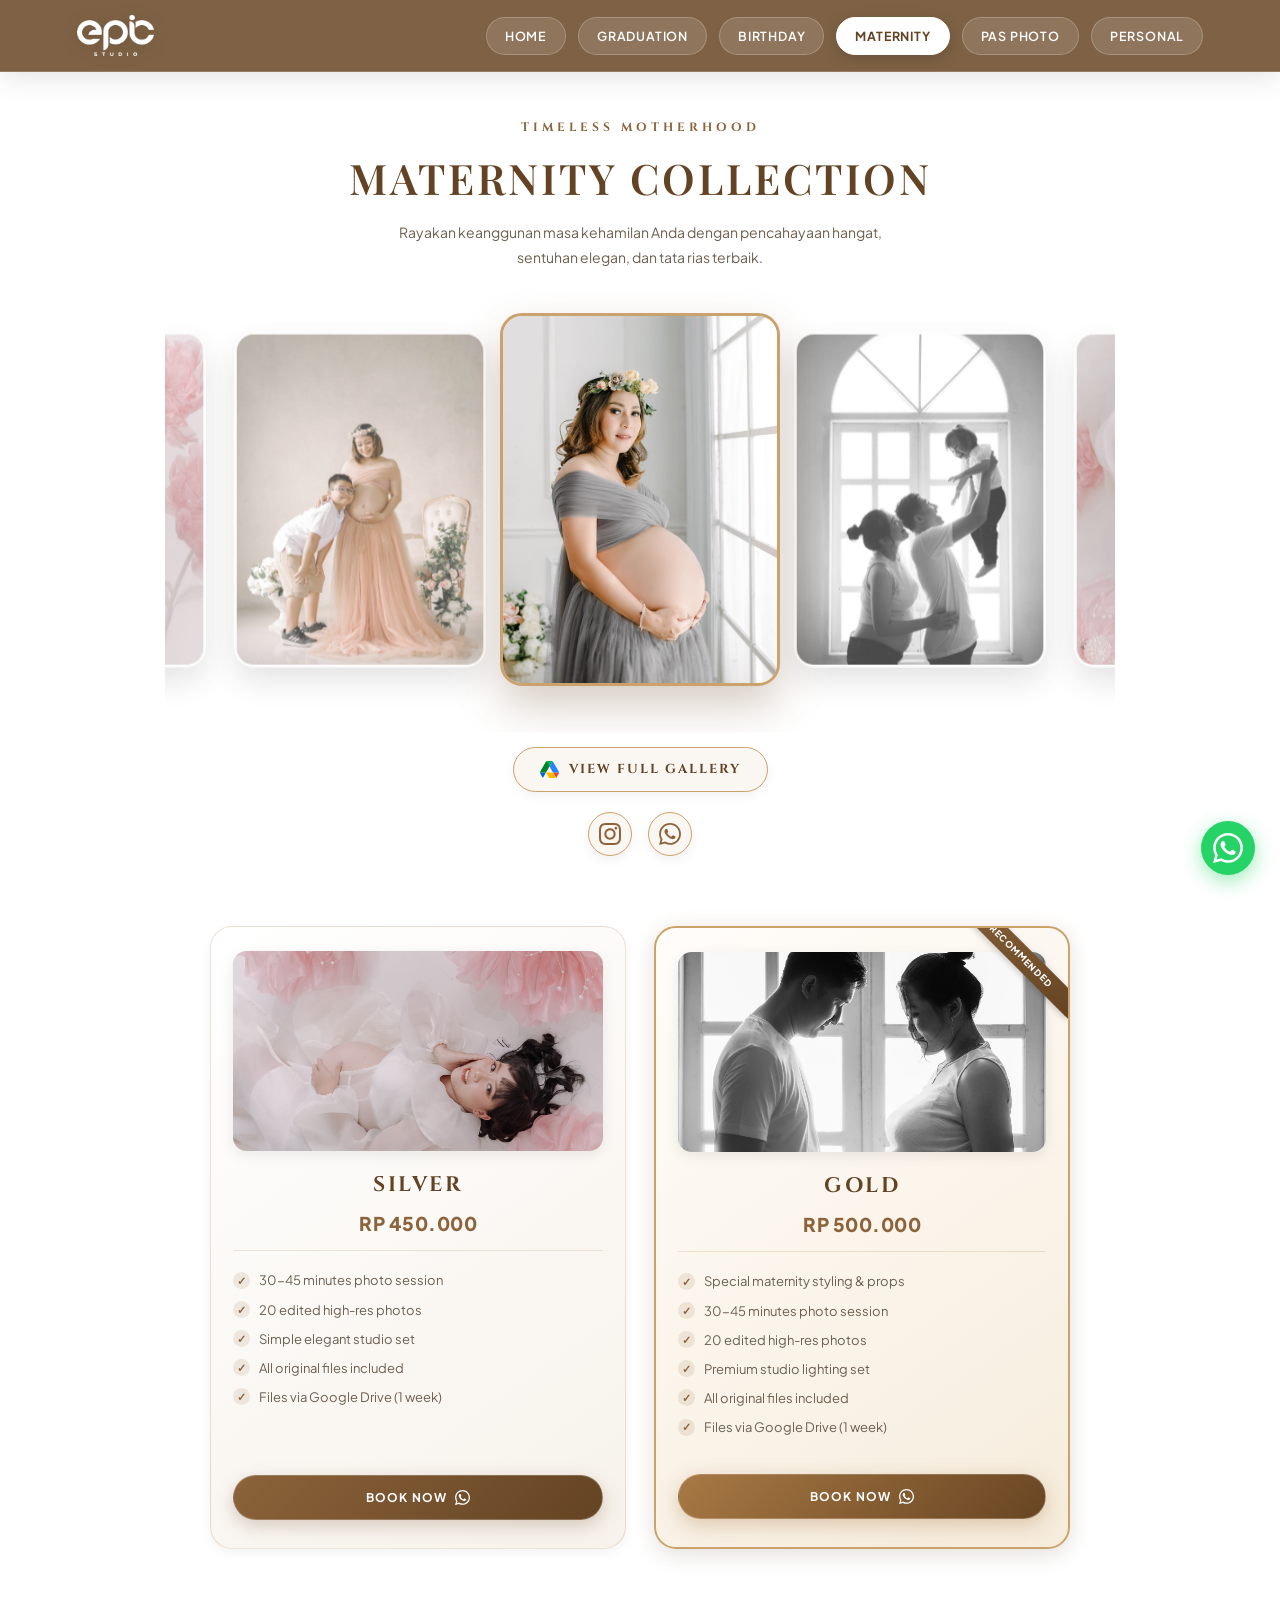
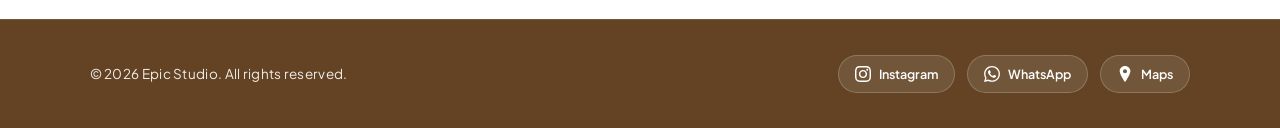
<file: maternity.html>
<!DOCTYPE html>
<html lang="id">
<head>
    <meta charset="UTF-8">
    <meta name="viewport" content="width=device-width, initial-scale=1.0">
    <title>Epic Studio</title>
    <link rel="icon" type="image/png" href="logo.png">

    <!-- Google Fonts -->
    <link rel="preconnect" href="https://fonts.googleapis.com">
    <link rel="preconnect" href="https://fonts.gstatic.com" crossorigin>
    <link href="https://fonts.googleapis.com/css2?family=Cinzel:wght@400;600;700&family=Playfair+Display:ital,wght@0,400;0,600;0,700;1,400&family=Plus+Jakarta+Sans:wght@300;400;500;600;700&display=swap" rel="stylesheet">

    <!-- Swiper CSS -->
    <link rel="stylesheet" href="https://cdn.jsdelivr.net/npm/swiper@11/swiper-bundle.min.css" />
    <link rel="stylesheet" href="style.css">
    <script>
        if (window.location.pathname.endsWith('/maternity.html')) {
            const newUrl = window.location.pathname.replace(/\/maternity\.html$/, 'maternity') + window.location.search + window.location.hash;
            window.history.replaceState(null, '', newUrl);
        }
    </script>
</head>
<body>

    <!-- ================= HEADER / TASKBAR ================= -->
    <header class="header" id="mainHeader">
        <div class="logo">
            <a href="index.html"><img src="source/putih.png" alt="Epic Studio Logo"></a>
        </div>
        <button class="menu-toggle" id="menuToggle" aria-label="Toggle navigation" aria-expanded="false">
            <span class="bar"></span>
            <span class="bar"></span>
            <span class="bar"></span>
        </button>
        <nav class="nav" id="mainNav">
            <a href="index.html">Home</a>
            <a href="graduation.html">Graduation</a>
            <a href="birthday.html">Birthday</a>
            <a href="maternity.html" class="active">Maternity</a>
            <a href="pasphoto.html">Pas Photo</a>
            <a href="personal.html">Personal</a>
        </nav>
    </header>

    <!-- ================= MAIN CONTENT ================= -->
    <main class="maternity-container">

        <!-- SISI ATAS: TITLE & SWIPER SHOWCASE -->
        <div class="maternity-gallery-wrapper">
            <span class="page-tag">Timeless Motherhood</span>
            <h1 class="maternity-title">MATERNITY COLLECTION</h1>
            <p class="page-desc">
                Rayakan keanggunan masa kehamilan Anda dengan pencahayaan hangat, sentuhan elegan, dan tata rias terbaik.
            </p>

            <!-- SWIPER CONTAINER -->
            <div class="swiper maternity-swiper">
                <div class="swiper-wrapper">
                    
                    <!-- SLIDE 1 -->
                    <div class="swiper-slide" onclick="openCustomGallery('galleryModal1')">
                        <img src="source/maternity/8.jpg" alt="Maternity Concept 1">
                    </div>

                    <!-- SLIDE 2 -->
                    <div class="swiper-slide" onclick="openCustomGallery('galleryModal2')">
                        <img src="source/maternity/4.jpg" alt="Maternity Concept 2">
                    </div>

                    <!-- SLIDE 3 -->
                    <div class="swiper-slide" onclick="openCustomGallery('galleryModal3')">
                        <img src="source/maternity/DSC09224.jpg" alt="Maternity Concept 3">
                    </div>

                    <!-- SLIDE 4 -->
                    <div class="swiper-slide" onclick="openCustomGallery('galleryModal1')">
                        <img src="source/maternity/DSC09128.jpg" alt="Maternity Concept 4">
                    </div>

                    <!-- SLIDE 5 -->
                    <div class="swiper-slide" onclick="openCustomGallery('galleryModal2')">
                        <img src="source/maternity/SnapInsta.to_622499601_18125118151480561_2124391265847570261_n.jpg" alt="Maternity Concept 5">
                    </div>

                </div>
            </div>

            <!-- TEKS PHOTO GALLERY MENUJU GOOGLE DRIVE -->
            <a href="https://drive.google.com/drive/folders/14Gop4cU8oG7F2k8Fj9X1OgDbl8QAyuU7?usp=sharing" target="_blank" rel="noopener noreferrer" class="gallery-label" title="Buka Portofolio Lengkap di Google Drive">
                <svg class="drive-icon" viewBox="0 0 87.3 78">
                    <path d="M6.6 66.85l3.85 6.65c.8 1.4 1.95 2.5 3.3 3.3l13.75-23.8H0c0 1.55.4 3.1 1.2 4.5l5.4 9.35z" fill="#0066da"/>
                    <path d="M43.65 25l13.75-23.8c-1.35-.8-2.9-1.2-4.5-1.2h-18.5c-1.6 0-3.15.45-4.5 1.2L16.2 25h27.45z" fill="#00ac47"/>
                    <path d="M73.55 76.8c1.35-.8 2.5-1.9 3.3-3.3l9.25-16c.8-1.4 1.2-2.95 1.2-4.5h-27.5l5.4 9.35 8.35 14.45z" fill="#ea4335"/>
                    <path d="M43.65 25L29.9 1.2c-1.35.8-2.5 1.9-3.3 3.3l-25.4 44C.4 50 0 51.55 0 53.1h27.5L43.65 25z" fill="#00832d"/>
                    <path d="M59.8 53.1H87.3c0-1.55-.4-3.1-1.2-4.5l-25.4-44c-.8-1.4-1.95-2.5-3.3-3.3L43.65 25l16.15 28.1z" fill="#2684fc"/>
                    <path d="M73.55 76.8L59.8 53.1H27.5l13.75 23.8c1.35.8 2.9 1.2 4.5 1.2h23.3c1.6 0 3.15-.4 4.5-1.1z" fill="#ffba00"/>
                </svg>
                <span>VIEW FULL GALLERY</span>
            </a>

            <!-- TOMBOL IKON IG & WHATSAPP -->
            <div class="social-buttons">
                <!-- Link Instagram -->
                <a href="https://www.instagram.com/epicstudiophoto/" target="_blank" rel="noopener noreferrer" class="social-icon" title="Instagram Epic Studio">
                    <svg viewBox="0 0 24 24" fill="#8c633a">
                        <path d="M12 2.163c3.204 0 3.584.012 4.85.07 3.252.148 4.771 1.691 4.919 4.919.058 1.265.069 1.645.069 4.849 0 3.205-.012 3.584-.069 4.849-.149 3.225-1.664 4.771-4.919 4.919-1.266.058-1.644.07-4.85.07-3.204 0-3.584-.012-4.849-.07-3.26-.149-4.771-1.699-4.919-4.92-.058-1.265-.07-1.644-.07-4.849 0-3.204.013-3.583.07-4.849.149-3.227 1.664-4.771 4.919-4.919 1.266-.057 1.645-.069 4.849-.069zm0-2.163c-3.259 0-3.667.014-4.947.072-4.358.2-6.78 2.618-6.98 6.98-.059 1.281-.073 1.689-.073 4.948 0 3.259.014 3.668.072 4.948.2 4.358 2.618 6.78 6.98 6.98 1.281.058 1.689.072 4.948.072 3.259 0 3.668-.014 4.948-.072 4.354-.2 6.782-2.618 6.979-6.98.059-1.28.073-1.689.073-4.948 0-3.259-.014-3.667-.072-4.947-.196-4.354-2.617-6.78-6.979-6.98-1.281-.059-1.69-.073-4.949-.073zm0 5.838c-3.403 0-6.162 2.759-6.162 6.162s2.759 6.163 6.162 6.163 6.162-2.759 6.162-6.163c0-3.403-2.759-6.162-6.162-6.162zm0 10.162c-2.209 0-4-1.79-4-4 0-2.209 1.791-4 4-4s4 1.791 4 4c0 2.21-1.791 4-4 4zm6.406-11.845c-.796 0-1.441.645-1.441 1.44s.645 1.44 1.441 1.44c.795 0 1.439-.645 1.439-1.44s-.644-1.44-1.439-1.44z"/>
                    </svg>
                </a>
        
                <!-- Link WhatsApp -->
                <a href="https://wa.me/6289503138142" target="_blank" rel="noopener noreferrer" class="social-icon" title="Chat WhatsApp Epic Studio">
                    <svg viewBox="0 0 24 24" fill="#8c633a">
                        <path d="M.057 24l1.687-6.163c-1.041-1.804-1.588-3.849-1.587-5.946.003-6.556 5.338-11.891 11.893-11.891 3.181.001 6.167 1.24 8.413 3.488 2.245 2.248 3.481 5.236 3.48 8.414-.003 6.557-5.338 11.892-11.893 11.892-1.99-.001-3.951-.5-5.688-1.448l-6.305 1.654zm6.597-3.807c1.676.995 3.276 1.591 5.392 1.592 5.448 0 9.886-4.434 9.889-9.885.002-5.462-4.415-9.89-9.881-9.892-5.452 0-9.887 4.434-9.889 9.884-.001 2.225.651 3.891 1.746 5.634l-.999 3.648 3.742-.981zm11.387-5.464c-.074-.124-.272-.198-.57-.347-.297-.149-1.758-.868-2.031-.967-.272-.099-.47-.149-.669.149-.198.297-.768.967-.941 1.165-.173.198-.347.223-.644.074-.297-.149-1.255-.462-2.39-1.475-.883-.788-1.48-1.761-1.653-2.059-.173-.297-.018-.458.13-.606.134-.133.297-.347.446-.521.151-.172.2-.296.3-.495.099-.198.05-.372-.025-.521-.075-.148-.669-1.611-.916-2.206-.242-.579-.487-.501-.669-.51l-.57-.01c-.198 0-.52.074-.792.372s-1.04 1.016-1.04 2.479 1.065 2.876 1.213 3.074c.149.198 2.095 3.2 5.076 4.487.709.306 1.263.489 1.694.626.712.226 1.36.194 1.872.118.571-.085 1.758-.719 2.006-1.413.248-.695.248-1.29.173-1.414z"/>
                    </svg>
                </a>
            </div>
        </div>

        <!-- SISI BAWAH: PRICING CARDS -->
        <div class="maternity-pricing">
            <!-- SILVER -->
            <div class="price-card">
                <div class="price-card-img">
                    <img src="source/maternity/11.jpg" alt="Maternity Silver Package">
                </div>
                <div class="price-card-body">
                    <h3>SILVER</h3>
                    <div class="price">RP 450.000</div>
                    <ul>
                        <li>30-45 minutes photo session</li>
                        <li>20 edited high-res photos</li>
                        <li>Simple elegant studio set</li>
                        <li>All original files included</li>
                        <li>Files via Google Drive (1 week)</li>
                    </ul>
                </div>
                <a href="https://wa.me/6289503138142?text=Halo%20Epic%20Studio%2C%20saya%20ingin%20booking%20Paket%20Maternity%20-%20SILVER%20(Rp%20450.000)" target="_blank" rel="noopener noreferrer" class="btn-card-book">
                    <span>Book Now</span>
                    <svg viewBox="0 0 24 24"><path d="M.057 24l1.687-6.163c-1.041-1.804-1.588-3.849-1.587-5.946.003-6.556 5.338-11.891 11.893-11.891 3.181.001 6.167 1.24 8.413 3.488 2.245 2.248 3.481 5.236 3.48 8.414-.003 6.557-5.338 11.892-11.893 11.892-1.99-.001-3.951-.5-5.688-1.448l-6.305 1.654zm6.597-3.807c1.676.995 3.276 1.591 5.392 1.592 5.448 0 9.886-4.434 9.889-9.885.002-5.462-4.415-9.89-9.881-9.892-5.452 0-9.887 4.434-9.889 9.884-.001 2.225.651 3.891 1.746 5.634l-.999 3.648 3.742-.981zm11.387-5.464c-.074-.124-.272-.198-.57-.347-.297-.149-1.758-.868-2.031-.967-.272-.099-.47-.149-.669.149-.198.297-.768.967-.941 1.165-.173.198-.347.223-.644.074-.297-.149-1.255-.462-2.39-1.475-.883-.788-1.48-1.761-1.653-2.059-.173-.297-.018-.458.13-.606.134-.133.297-.347.446-.521.151-.172.2-.296.3-.495.099-.198.05-.372-.025-.521-.075-.148-.669-1.611-.916-2.206-.242-.579-.487-.501-.669-.51l-.57-.01c-.198 0-.52.074-.792.372s-1.04 1.016-1.04 2.479 1.065 2.876 1.213 3.074c.149.198 2.095 3.2 5.076 4.487.709.306 1.263.489 1.694.626.712.226 1.36.194 1.872.118.571-.085 1.758-.719 2.006-1.413.248-.695.248-1.29.173-1.414z"/></svg>
                </a>
            </div>

            <!-- GOLD -->
            <div class="price-card highlight-card">
                <div class="price-card-img">
                    <img src="source/maternity/6.jpg" alt="Maternity Gold Package">
                </div>
                <div class="price-card-body">
                    <h3>GOLD</h3>
                    <div class="price">RP 500.000</div>
                    <ul>
                        <li>Special maternity styling & props</li>
                        <li>30-45 minutes photo session</li>
                        <li>20 edited high-res photos</li>
                        <li>Premium studio lighting set</li>
                        <li>All original files included</li>
                        <li>Files via Google Drive (1 week)</li>
                    </ul>
                </div>
                <a href="https://wa.me/6289503138142?text=Halo%20Epic%20Studio%2C%20saya%20ingin%20booking%20Paket%20Maternity%20-%20GOLD%20(Rp%20500.000)" target="_blank" rel="noopener noreferrer" class="btn-card-book">
                    <span>Book Now</span>
                    <svg viewBox="0 0 24 24"><path d="M.057 24l1.687-6.163c-1.041-1.804-1.588-3.849-1.587-5.946.003-6.556 5.338-11.891 11.893-11.891 3.181.001 6.167 1.24 8.413 3.488 2.245 2.248 3.481 5.236 3.48 8.414-.003 6.557-5.338 11.892-11.893 11.892-1.99-.001-3.951-.5-5.688-1.448l-6.305 1.654zm6.597-3.807c1.676.995 3.276 1.591 5.392 1.592 5.448 0 9.886-4.434 9.889-9.885.002-5.462-4.415-9.89-9.881-9.892-5.452 0-9.887 4.434-9.889 9.884-.001 2.225.651 3.891 1.746 5.634l-.999 3.648 3.742-.981zm11.387-5.464c-.074-.124-.272-.198-.57-.347-.297-.149-1.758-.868-2.031-.967-.272-.099-.47-.149-.669.149-.198.297-.768.967-.941 1.165-.173.198-.347.223-.644.074-.297-.149-1.255-.462-2.39-1.475-.883-.788-1.48-1.761-1.653-2.059-.173-.297-.018-.458.13-.606.134-.133.297-.347.446-.521.151-.172.2-.296.3-.495.099-.198.05-.372-.025-.521-.075-.148-.669-1.611-.916-2.206-.242-.579-.487-.501-.669-.51l-.57-.01c-.198 0-.52.074-.792.372s-1.04 1.016-1.04 2.479 1.065 2.876 1.213 3.074c.149.198 2.095 3.2 5.076 4.487.709.306 1.263.489 1.694.626.712.226 1.36.194 1.872.118.571-.085 1.758-.719 2.006-1.413.248-.695.248-1.29.173-1.414z"/></svg>
                </a>
            </div>
        </div>

    </main>

    <!-- ================= FOOTER ================= -->
    <footer id="contact">
        <div class="footer-copy">
            © 2026 Epic Studio. All rights reserved.
        </div>
        <div class="footer-socials">
            <a href="https://www.instagram.com/epicstudiophoto/" target="_blank" rel="noopener noreferrer" class="footer-link" title="Kunjungi Instagram Epic Studio">
                <svg class="footer-icon" viewBox="0 0 24 24">
                    <path d="M12 2.163c3.204 0 3.584.012 4.85.07 3.252.148 4.771 1.691 4.919 4.919.058 1.265.069 1.645.069 4.849 0 3.205-.012 3.584-.069 4.849-.149 3.225-1.664 4.771-4.919 4.919-1.266.058-1.644.07-4.85.07-3.204 0-3.584-.012-4.849-.07-3.26-.149-4.771-1.699-4.919-4.92-.058-1.265-.07-1.644-.07-4.849 0-3.204.013-3.583.07-4.849.149-3.227 1.664-4.771 4.919-4.919 1.266-.057 1.645-.069 4.849-.069zm0-2.163c-3.259 0-3.667.014-4.947.072-4.358.2-6.78 2.618-6.98 6.98-.059 1.281-.073 1.689-.073 4.948 0 3.259.014 3.668.072 4.948.2 4.358 2.618 6.78 6.98 6.98 1.281.058 1.689.072 4.948.072 3.259 0 3.668-.014 4.948-.072 4.354-.2 6.782-2.618 6.979-6.98.059-1.28.073-1.689.073-4.948 0-3.259-.014-3.667-.072-4.947-.196-4.354-2.617-6.78-6.979-6.98-1.281-.059-1.69-.073-4.949-.073zm0 5.838c-3.403 0-6.162 2.759-6.162 6.162s2.759 6.163 6.162 6.163 6.162-2.759 6.162-6.163c0-3.403-2.759-6.162-6.162-6.162zm0 10.162c-2.209 0-4-1.79-4-4 0-2.209 1.791-4 4-4s4 1.791 4 4c0 2.21-1.791 4-4 4zm6.406-11.845c-.796 0-1.441.645-1.441 1.44s.645 1.44 1.441 1.44c.795 0 1.439-.645 1.439-1.44s-.644-1.44-1.439-1.44z"/>
                </svg>
                <span>Instagram</span>
            </a>
            <a href="https://wa.me/6289503138142" target="_blank" rel="noopener noreferrer" class="footer-link" title="Chat WhatsApp Epic Studio">
                <svg class="footer-icon" viewBox="0 0 24 24">
                    <path d="M.057 24l1.687-6.163c-1.041-1.804-1.588-3.849-1.587-5.946.003-6.556 5.338-11.891 11.893-11.891 3.181.001 6.167 1.24 8.413 3.488 2.245 2.248 3.481 5.236 3.48 8.414-.003 6.557-5.338 11.892-11.893 11.892-1.99-.001-3.951-.5-5.688-1.448l-6.305 1.654zm6.597-3.807c1.676.995 3.276 1.591 5.392 1.592 5.448 0 9.886-4.434 9.889-9.885.002-5.462-4.415-9.89-9.881-9.892-5.452 0-9.887 4.434-9.889 9.884-.001 2.225.651 3.891 1.746 5.634l-.999 3.648 3.742-.981zm11.387-5.464c-.074-.124-.272-.198-.57-.347-.297-.149-1.758-.868-2.031-.967-.272-.099-.47-.149-.669.149-.198.297-.768.967-.941 1.165-.173.198-.347.223-.644.074-.297-.149-1.255-.462-2.39-1.475-.883-.788-1.48-1.761-1.653-2.059-.173-.297-.018-.458.13-.606.134-.133.297-.347.446-.521.151-.172.2-.296.3-.495.099-.198.05-.372-.025-.521-.075-.148-.669-1.611-.916-2.206-.242-.579-.487-.501-.669-.51l-.57-.01c-.198 0-.52.074-.792.372s-1.04 1.016-1.04 2.479 1.065 2.876 1.213 3.074c.149.198 2.095 3.2 5.076 4.487.709.306 1.263.489 1.694.626.712.226 1.36.194 1.872.118.571-.085 1.758-.719 2.006-1.413.248-.695.248-1.29.173-1.414z"/>
                </svg>
                <span>WhatsApp</span>
            </a>
            <a href="https://maps.google.com/?q=Epic+Studio" target="_blank" rel="noopener noreferrer" class="footer-link" title="Lihat Lokasi di Google Maps">
                <svg class="footer-icon" viewBox="0 0 24 24">
                    <path d="M12 0C7.802 0 4 3.403 4 7.602c0 4.885 7.031 15.197 7.33 15.628.172.247.449.395.745.395s.573-.148.745-.395c.299-.431 7.33-10.743 7.33-15.628C20 3.403 16.198 0 12 0zm0 11c-1.657 0-3-1.343-3-3s1.343-3 3-3 3 1.343 3 3-1.343 3-3 3z"/>
                </svg>
                <span>Maps</span>
            </a>
        </div>
    </footer>

    <!-- ================= FLOATING WHATSAPP BUTTON ================= -->
    <a href="https://wa.me/6289503138142" target="_blank" rel="noopener noreferrer" class="floating-wa" title="Hubungi Kami via WhatsApp">
        <svg viewBox="0 0 24 24">
            <path d="M.057 24l1.687-6.163c-1.041-1.804-1.588-3.849-1.587-5.946.003-6.556 5.338-11.891 11.893-11.891 3.181.001 6.167 1.24 8.413 3.488 2.245 2.248 3.481 5.236 3.48 8.414-.003 6.557-5.338 11.892-11.893 11.892-1.99-.001-3.951-.5-5.688-1.448l-6.305 1.654zm6.597-3.807c1.676.995 3.276 1.591 5.392 1.592 5.448 0 9.886-4.434 9.889-9.885.002-5.462-4.415-9.89-9.881-9.892-5.452 0-9.887 4.434-9.889 9.884-.001 2.225.651 3.891 1.746 5.634l-.999 3.648 3.742-.981zm11.387-5.464c-.074-.124-.272-.198-.57-.347-.297-.149-1.758-.868-2.031-.967-.272-.099-.47-.149-.669.149-.198.297-.768.967-.941 1.165-.173.198-.347.223-.644.074-.297-.149-1.255-.462-2.39-1.475-.883-.788-1.48-1.761-1.653-2.059-.173-.297-.018-.458.13-.606.134-.133.297-.347.446-.521.151-.172.2-.296.3-.495.099-.198.05-.372-.025-.521-.075-.148-.669-1.611-.916-2.206-.242-.579-.487-.501-.669-.51l-.57-.01c-.198 0-.52.074-.792.372s-1.04 1.016-1.04 2.479 1.065 2.876 1.213 3.074c.149.198 2.095 3.2 5.076 4.487.709.306 1.263.489 1.694.626.712.226 1.36.194 1.872.118.571-.085 1.758-.719 2.006-1.413.248-.695.248-1.29.173-1.414z"/>
        </svg>
    </a>

    <!-- Swiper JS CDN -->
    <script src="https://cdn.jsdelivr.net/npm/swiper@11/swiper-bundle.min.js"></script>

    <!-- LOGIKA JAVASCRIPT -->
    <script>
        let currentActiveModalId = 'galleryModal1';

        // Buka Modal Galeri
        function openCustomGallery(modalId) {
            const modal = document.getElementById(modalId);
            if (modal) {
                modal.style.display = "block";
                document.body.style.overflow = "hidden";
            }
        }

        // Tutup Modal Galeri
        function closeCustomGallery(modalId) {
            const modal = document.getElementById(modalId);
            if (modal) {
                modal.style.display = "none";
                document.body.style.overflow = "auto";
            }
        }

        // Buka Galeri Berdasarkan Slide Aktif
        function openActiveSlideGallery() {
            openCustomGallery(currentActiveModalId);
        }

        // Klik Di Luar Konten Modal Untuk Menutup
        window.addEventListener('click', function(event) {
            if (event.target.classList.contains('modal-gallery')) {
                event.target.style.display = "none";
                document.body.style.overflow = "auto";
            }
        });

        // Inisialisasi Swiper JS
        document.addEventListener('DOMContentLoaded', function () {
            const swiper = new Swiper('.maternity-swiper', {
                effect: 'coverflow',
                grabCursor: true,
                centeredSlides: true,
                slidesPerView: 'auto',
                loop: true,
                speed: 750,
                mousewheel: { invert: false },
                autoplay: {
                    delay: 3000,
                    disableOnInteraction: false,
                    pauseOnMouseEnter: true,
                },
                coverflowEffect: {
                    rotate: 0,
                    stretch: 15,
                    depth: 100,
                    modifier: 1.1,
                    slideShadows: false,
                },
                on: {
                    init: function () { updateActiveSlide(this); },
                    slideChange: function () { updateActiveSlide(this); }
                }
            });

            function updateActiveSlide(swiperInstance) {
                setTimeout(() => {
                    swiperInstance.slides.forEach((slide) => {
                        if (slide.classList.contains('swiper-slide-active')) {
                            slide.style.opacity = '1';
                            slide.style.transform = 'scale(1)';
                            
                            const onclickAttr = slide.getAttribute('onclick');
                            if (onclickAttr) {
                                const match = onclickAttr.match(/'([^']+)'/);
                                if (match) {
                                    currentActiveModalId = match[1];
                                }
                            }
                        } else {
                            slide.style.opacity = '0.72';
                            slide.style.transform = 'scale(0.9)';
                        }
                    });
                }, 50);
            }
        });
    </script>
    <script src="script.js"></script>
</body>
</html>
</file>
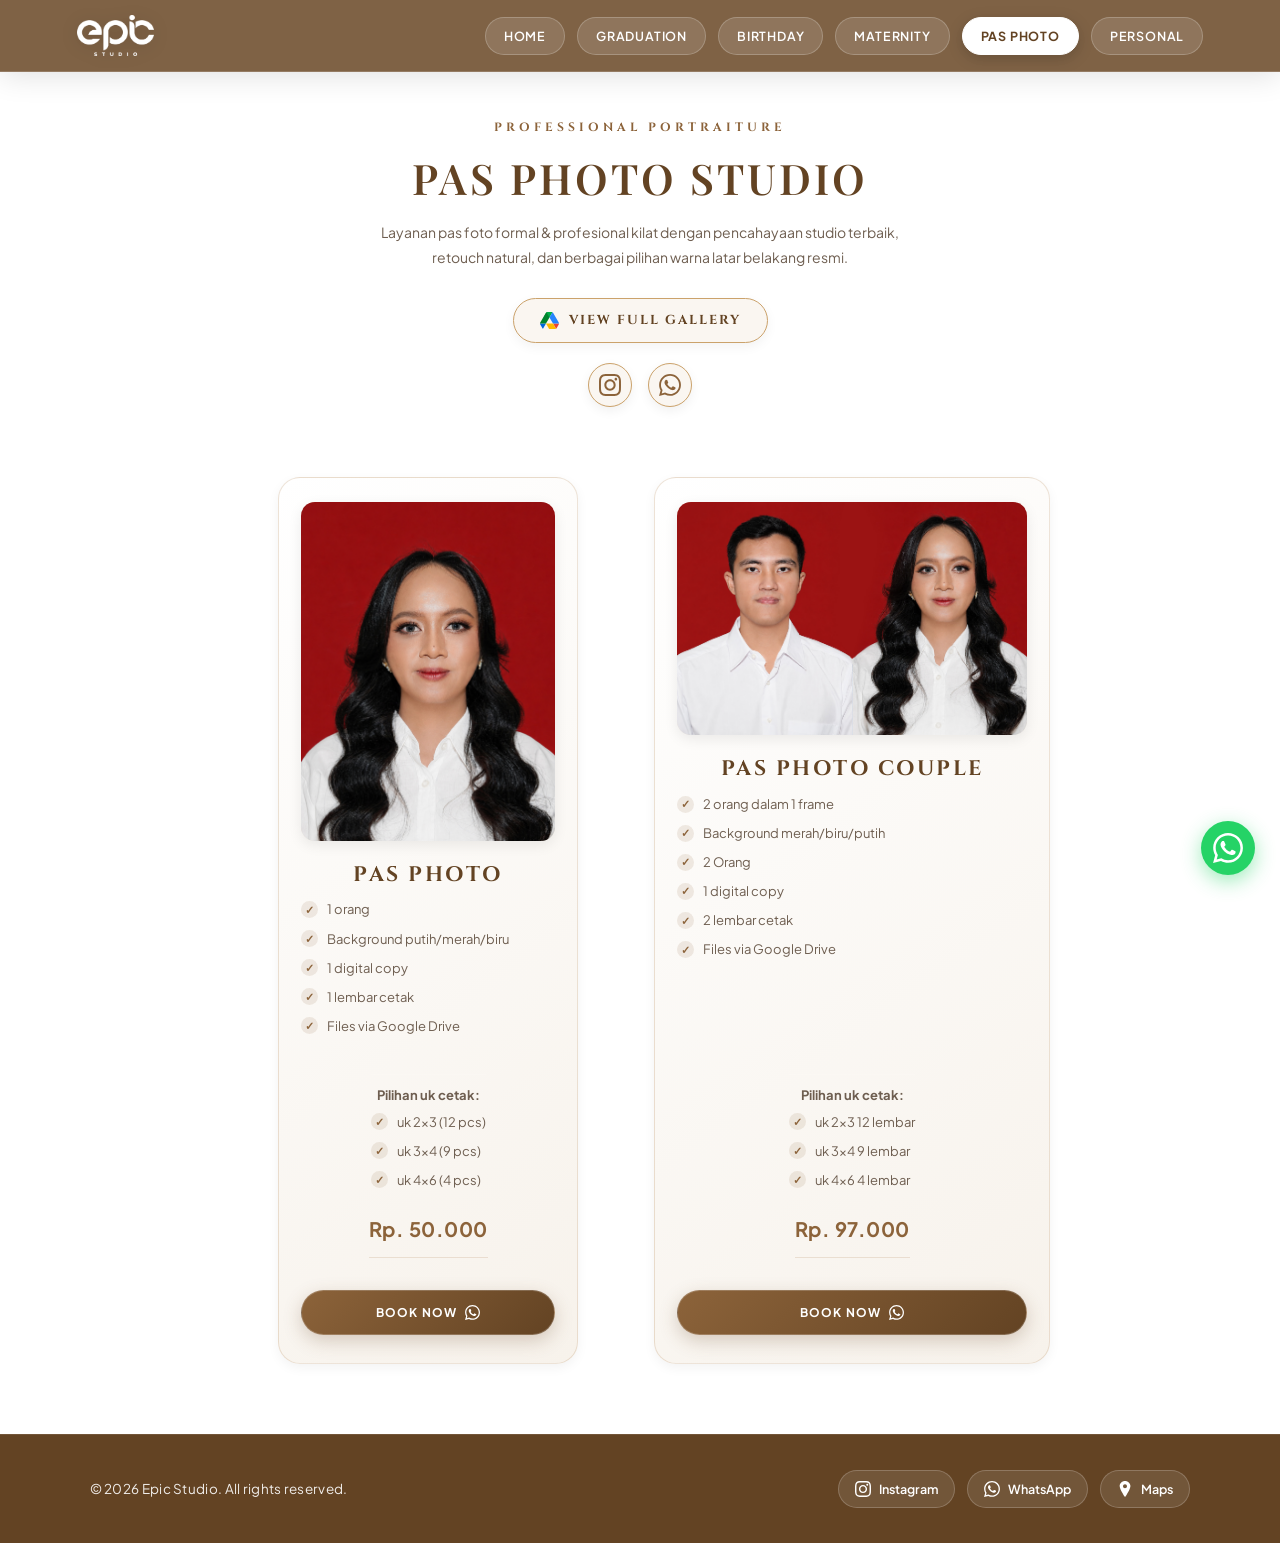
<file: pasphoto.html>
<!DOCTYPE html>
<html lang="id">
<head>
    <meta charset="UTF-8">
    <meta name="viewport" content="width=device-width, initial-scale=1.0">
    <title>Epic Studio</title>
    <link rel="icon" type="image/png" href="logo.png">

    <!-- Google Fonts -->
    <link rel="preconnect" href="https://fonts.googleapis.com">
    <link rel="preconnect" href="https://fonts.gstatic.com" crossorigin>
    <link href="https://fonts.googleapis.com/css2?family=Cinzel:wght@400;600;700&family=Playfair+Display:ital,wght@0,400;0,600;0,700;1,400&family=Plus+Jakarta+Sans:wght@300;400;500;600;700&display=swap" rel="stylesheet">

    <link rel="stylesheet" href="style.css">
    <script>
        if (window.location.pathname.endsWith('/pasphoto.html')) {
            const newUrl = window.location.pathname.replace(/\/pasphoto\.html$/, 'pasphoto') + window.location.search + window.location.hash;
            window.history.replaceState(null, '', newUrl);
        }
    </script>
</head>
<body>

    <!-- ================= HEADER / TASKBAR ================= -->
    <header class="header" id="mainHeader">
        <div class="logo">
            <a href="index.html"><img src="source/putih.png" alt="Epic Studio Logo"></a>
        </div>
        <button class="menu-toggle" id="menuToggle" aria-label="Toggle navigation" aria-expanded="false">
            <span class="bar"></span>
            <span class="bar"></span>
            <span class="bar"></span>
        </button>
        <nav class="nav" id="mainNav">
            <a href="index.html">Home</a>
            <a href="graduation.html">Graduation</a>
            <a href="birthday.html">Birthday</a>
            <a href="maternity.html">Maternity</a>
            <a href="pasphoto.html" class="active">Pas Photo</a>
            <a href="personal.html">Personal</a>
        </nav>
    </header>

    <!-- ================= MAIN CONTENT ================= -->
    <main class="pasphoto-container">

        <!-- SISI ATAS: TITLE & INFORMATION -->
        <div class="pasphoto-gallery-wrapper">
            <span class="page-tag">Professional Portraiture</span>
            <h1 class="pasphoto-title">PAS PHOTO STUDIO</h1>
            <p class="page-desc">
                Layanan pas foto formal & profesional kilat dengan pencahayaan studio terbaik, retouch natural, dan berbagai pilihan warna latar belakang resmi.
            </p>

            <!-- TEKS PHOTO GALLERY MENUJU GOOGLE DRIVE -->
            <a href="https://drive.google.com/drive/folders/14Gop4cU8oG7F2k8Fj9X1OgDbl8QAyuU7?usp=sharing" target="_blank" rel="noopener noreferrer" class="gallery-label" title="Buka Portofolio Lengkap di Google Drive">
                <svg class="drive-icon" viewBox="0 0 87.3 78">
                    <path d="M6.6 66.85l3.85 6.65c.8 1.4 1.95 2.5 3.3 3.3l13.75-23.8H0c0 1.55.4 3.1 1.2 4.5l5.4 9.35z" fill="#0066da"/>
                    <path d="M43.65 25l13.75-23.8c-1.35-.8-2.9-1.2-4.5-1.2h-18.5c-1.6 0-3.15.45-4.5 1.2L16.2 25h27.45z" fill="#00ac47"/>
                    <path d="M73.55 76.8c1.35-.8 2.5-1.9 3.3-3.3l9.25-16c.8-1.4 1.2-2.95 1.2-4.5h-27.5l5.4 9.35 8.35 14.45z" fill="#ea4335"/>
                    <path d="M43.65 25L29.9 1.2c-1.35.8-2.5 1.9-3.3 3.3l-25.4 44C.4 50 0 51.55 0 53.1h27.5L43.65 25z" fill="#00832d"/>
                    <path d="M59.8 53.1H87.3c0-1.55-.4-3.1-1.2-4.5l-25.4-44c-.8-1.4-1.95-2.5-3.3-3.3L43.65 25l16.15 28.1z" fill="#2684fc"/>
                    <path d="M73.55 76.8L59.8 53.1H27.5l13.75 23.8c1.35.8 2.9 1.2 4.5 1.2h23.3c1.6 0 3.15-.4 4.5-1.1 z" fill="#ffba00"/>
                </svg>
                <span>VIEW FULL GALLERY</span>
            </a>

            <!-- TOMBOL IKON IG & WHATSAPP -->
            <div class="social-buttons">
                <a href="https://www.instagram.com/epicstudiophoto/" target="_blank" rel="noopener noreferrer" class="social-icon" title="Instagram Epic Studio">
                    <svg viewBox="0 0 24 24" fill="#8c633a">
                        <path d="M12 2.163c3.204 0 3.584.012 4.85.07 3.252.148 4.771 1.691 4.919 4.919.058 1.265.069 1.645.069 4.849 0 3.205-.012 3.584-.069 4.849-.149 3.225-1.664 4.771-4.919 4.919-1.266.058-1.644.07-4.85.07-3.204 0-3.584-.012-4.849-.07-3.26-.149-4.771-1.699-4.919-4.92-.058-1.265-.07-1.644-.07-4.849 0-3.204.013-3.583.07-4.849.149-3.227 1.664-4.771 4.919-4.919 1.266-.057 1.645-.069 4.849-.069zm0-2.163c-3.259 0-3.667.014-4.947.072-4.358.2-6.78 2.618-6.98 6.98-.059 1.281-.073 1.689-.073 4.948 0 3.259.014 3.668.072 4.948.2 4.358 2.618 6.78 6.98 6.98 1.281.058 1.689.072 4.948.072 3.259 0 3.668-.014 4.948-.072 4.354-.2 6.782-2.618 6.979-6.98.059-1.28.073-1.689.073-4.948 0-3.259-.014-3.667-.072-4.947-.196-4.354-2.617-6.78-6.979-6.98-1.281-.059-1.69-.073-4.949-.073zm0 5.838c-3.403 0-6.162 2.759-6.162 6.162s2.759 6.163 6.162 6.163 6.162-2.759 6.162-6.163c0-3.403-2.759-6.162-6.162-6.162zm0 10.162c-2.209 0-4-1.79-4-4 0-2.209 1.791-4 4-4s4 1.791 4 4c0 2.21-1.791 4-4 4zm6.406-11.845c-.796 0-1.441.645-1.441 1.44s.645 1.44 1.441 1.44c.795 0 1.439-.645 1.439-1.44s-.644-1.44-1.439-1.44z"/>
                    </svg>
                </a>
        
                <a href="https://wa.me/6289503138142" target="_blank" rel="noopener noreferrer" class="social-icon" title="Chat WhatsApp Epic Studio">
                    <svg viewBox="0 0 24 24" fill="#8c633a">
                        <path d="M.057 24l1.687-6.163c-1.041-1.804-1.588-3.849-1.587-5.946.003-6.556 5.338-11.891 11.893-11.891 3.181.001 6.167 1.24 8.413 3.488 2.245 2.248 3.481 5.236 3.48 8.414-.003 6.557-5.338 11.892-11.893 11.892-1.99-.001-3.951-.5-5.688-1.448l-6.305 1.654zm6.597-3.807c1.676.995 3.276 1.591 5.392 1.592 5.448 0 9.886-4.434 9.889-9.885.002-5.462-4.415-9.89-9.881-9.892-5.452 0-9.887 4.434-9.889 9.884-.001 2.225.651 3.891 1.746 5.634l-.999 3.648 3.742-.981zm11.387-5.464c-.074-.124-.272-.198-.57-.347-.297-.149-1.758-.868-2.031-.967-.272-.099-.47-.149-.669.149-.198.297-.768.967-.941 1.165-.173.198-.347.223-.644.074-.297-.149-1.255-.462-2.39-1.475-.883-.788-1.48-1.761-1.653-2.059-.173-.297-.018-.458.13-.606.134-.133.297-.347.446-.521.151-.172.2-.296.3-.495.099-.198.05-.372-.025-.521-.075-.148-.669-1.611-.916-2.206-.242-.579-.487-.501-.669-.51l-.57-.01c-.198 0-.52.074-.792.372s-1.04 1.016-1.04 2.479 1.065 2.876 1.213 3.074c.149.198 2.095 3.2 5.076 4.487.709.306 1.263.489 1.694.626.712.226 1.36.194 1.872.118.571-.085 1.758-.719 2.006-1.413.248-.695.248-1.29.173-1.414z"/>
                    </svg>
                </a>
            </div>
        </div>

        <!-- SISI BAWAH: PRICING CARDS -->
        <div class="pasphoto-pricing">
            
            <!-- 1. PAS PHOTO -->
            <div class="price-card price-card-sm">
                <div class="price-card-img">
                    <img src="source/PAS PHOTO/nola merah.jpg" alt="PAS PHOTO Package">
                </div>
                <div class="price-card-body">
                    <h3>PAS PHOTO</h3>
                    <ul>
                        <li>1 orang</li>
                        <li>Background putih/merah/biru</li>
                        <li>1 digital copy</li>
                        <li>1 lembar cetak</li>
                        <li>Files via Google Drive</li>
                    </ul>
                    <div style="margin-top: 15px; border-top: 1px solid rgba(255,255,255,0.1); padding-top: 10px;">
                        <strong style="font-size: 13px; color: var(--text-secondary); display: block; margin-bottom: 5px;">Pilihan uk cetak:</strong>
                        <ul style="margin-bottom: 0;">
                            <li>uk 2x3 (12 pcs)</li>
                            <li>uk 3x4 (9 pcs)</li>
                            <li>uk 4x6 (4 pcs)</li>
                        </ul>
                    </div>
                    <div class="price-container" style="margin-top: 15px; text-align: right;">
                        <div class="price" style="font-size: 20px; font-weight: 700; display: inline-block;">Rp. 50.000</div>
                    </div>
                </div>
                <a href="https://wa.me/6289503138142?text=Halo%20Epic%20Studio%2C%20saya%20ingin%20booking%20Paket%20PAS%20PHOTO%20(Rp%2050.000)" target="_blank" rel="noopener noreferrer" class="btn-card-book">
                    <span>Book Now</span>
                    <svg viewBox="0 0 24 24"><path d="M.057 24l1.687-6.163c-1.041-1.804-1.588-3.849-1.587-5.946.003-6.556 5.338-11.891 11.893-11.891 3.181.001 6.167 1.24 8.413 3.488 2.245 2.248 3.481 5.236 3.48 8.414-.003 6.557-5.338 11.892-11.893 11.892-1.99-.001-3.951-.5-5.688-1.448l-6.305 1.654zm6.597-3.807c1.676.995 3.276 1.591 5.392 1.592 5.448 0 9.886-4.434 9.889-9.885.002-5.462-4.415-9.89-9.881-9.892-5.452 0-9.887 4.434-9.889 9.884-.001 2.225.651 3.891 1.746 5.634l-.999 3.648 3.742-.981zm11.387-5.464c-.074-.124-.272-.198-.57-.347-.297-.149-1.758-.868-2.031-.967-.272-.099-.47-.149-.669.149-.198.297-.768.967-.941 1.165-.173.198-.347.223-.644.074-.297-.149-1.255-.462-2.39-1.475-.883-.788-1.48-1.761-1.653-2.059-.173-.297-.018-.458.13-.606.134-.133.297-.347.446-.521.151-.172.2-.296.3-.495.099-.198.05-.372-.025-.521-.075-.148-.669-1.611-.916-2.206-.242-.579-.487-.501-.669-.51l-.57-.01c-.198 0-.52.074-.792.372s-1.04 1.016-1.04 2.479 1.065 2.876 1.213 3.074c.149.198 2.095 3.2 5.076 4.487.709.306 1.263.489 1.694.626.712.226 1.36.194 1.872.118.571-.085 1.758-.719 2.006-1.413.248-.695.248-1.29.173-1.414z"/></svg>
                </a>
            </div>

            <!-- 2. PAS PHOTO COUPLE -->
            <div class="price-card">
                <div class="price-card-img price-card-img-contain">
                    <img src="source/PAS PHOTO/igor GABUNG.jpg" alt="PAS PHOTO COUPLE Package">
                </div>
                <div class="price-card-body">
                    <h3>PAS PHOTO COUPLE</h3>
                    <ul>
                        <li>2 orang dalam 1 frame</li>
                        <li>Background merah/biru/putih</li>
                        <li>2 Orang</li>
                        <li>1 digital copy</li>
                        <li>2 lembar cetak</li>
                        <li>Files via Google Drive</li>
                    </ul>
                    <div style="margin-top: 15px; border-top: 1px solid rgba(255,255,255,0.1); padding-top: 10px;">
                        <strong style="font-size: 13px; color: var(--text-secondary); display: block; margin-bottom: 5px;">Pilihan uk cetak:</strong>
                        <ul style="margin-bottom: 0;">
                            <li>uk 2x3 12 lembar</li>
                            <li>uk 3x4 9 lembar</li>
                            <li>uk 4x6 4 lembar</li>
                        </ul>
                    </div>
                    <div class="price-container" style="margin-top: 15px; text-align: right;">
                        <div class="price" style="font-size: 20px; font-weight: 700; display: inline-block;">Rp. 97.000</div>
                    </div>
                </div>
                <a href="https://wa.me/6289503138142?text=Halo%20Epic%20Studio%2C%20saya%20ingin%20booking%20Paket%20PAS%20PHOTO%20COUPLE%20(Rp%2097.000)" target="_blank" rel="noopener noreferrer" class="btn-card-book">
                    <span>Book Now</span>
                    <svg viewBox="0 0 24 24"><path d="M.057 24l1.687-6.163c-1.041-1.804-1.588-3.849-1.587-5.946.003-6.556 5.338-11.891 11.893-11.891 3.181.001 6.167 1.24 8.413 3.488 2.245 2.248 3.481 5.236 3.48 8.414-.003 6.557-5.338 11.892-11.893 11.892-1.99-.001-3.951-.5-5.688-1.448l-6.305 1.654zm6.597-3.807c1.676.995 3.276 1.591 5.392 1.592 5.448 0 9.886-4.434 9.889-9.885.002-5.462-4.415-9.89-9.881-9.892-5.452 0-9.887 4.434-9.889 9.884-.001 2.225.651 3.891 1.746 5.634l-.999 3.648 3.742-.981zm11.387-5.464c-.074-.124-.272-.198-.57-.347-.297-.149-1.758-.868-2.031-.967-.272-.099-.47-.149-.669.149-.198.297-.768.967-.941 1.165-.173.198-.347.223-.644.074-.297-.149-1.255-.462-2.39-1.475-.883-.788-1.48-1.761-1.653-2.059-.173-.297-.018-.458.13-.606.134-.133.297-.347.446-.521.151-.172.2-.296.3-.495.099-.198.05-.372-.025-.521-.075-.148-.669-1.611-.916-2.206-.242-.579-.487-.501-.669-.51l-.57-.01c-.198 0-.52.074-.792.372s-1.04 1.016-1.04 2.479 1.065 2.876 1.213 3.074c.149.198 2.095 3.2 5.076 4.487.709.306 1.263.489 1.694.626.712.226 1.36.194 1.872.118.571-.085 1.758-.719 2.006-1.413.248-.695.248-1.29.173-1.414z"/></svg>
                </a>
            </div>

        </div>

    </main>

    <!-- ================= FOOTER ================= -->
    <footer id="contact">
        <div class="footer-copy">
            © 2026 Epic Studio. All rights reserved.
        </div>
        <div class="footer-socials">
            <a href="https://www.instagram.com/epicstudiophoto/" target="_blank" rel="noopener noreferrer" class="footer-link" title="Kunjungi Instagram Epic Studio">
                <svg class="footer-icon" viewBox="0 0 24 24">
                    <path d="M12 2.163c3.204 0 3.584.012 4.85.07 3.252.148 4.771 1.691 4.919 4.919.058 1.265.069 1.645.069 4.849 0 3.205-.012 3.584-.069 4.849-.149 3.225-1.664 4.771-4.919 4.919-1.266.058-1.644.07-4.85.07-3.204 0-3.584-.012-4.849-.07-3.26-.149-4.771-1.699-4.919-4.92-.058-1.265-.07-1.644-.07-4.849 0-3.204.013-3.583.07-4.849.149-3.227 1.664-4.771 4.919-4.919 1.266-.057 1.645-.069 4.849-.069zm0-2.163c-3.259 0-3.667.014-4.947.072-4.358.2-6.78 2.618-6.98 6.98-.059 1.281-.073 1.689-.073 4.948 0 3.259.014 3.668.072 4.948.2 4.358 2.618 6.78 6.98 6.98 1.281.058 1.689.072 4.948.072 3.259 0 3.668-.014 4.948-.072 4.354-.2 6.782-2.618 6.979-6.98.059-1.28.073-1.689.073-4.948 0-3.259-.014-3.667-.072-4.947-.196-4.354-2.617-6.78-6.979-6.98-1.281-.059-1.69-.073-4.949-.073zm0 5.838c-3.403 0-6.162 2.759-6.162 6.162s2.759 6.163 6.162 6.163 6.162-2.759 6.162-6.163c0-3.403-2.759-6.162-6.162-6.162zm0 10.162c-2.209 0-4-1.79-4-4 0-2.209 1.791-4 4-4s4 1.791 4 4c0 2.21-1.791 4-4 4zm6.406-11.845c-.796 0-1.441.645-1.441 1.44s.645 1.44 1.441 1.44c.795 0 1.439-.645 1.439-1.44s-.644-1.44-1.439-1.44z"/>
                </svg>
                <span>Instagram</span>
            </a>
            <a href="https://wa.me/6289503138142" target="_blank" rel="noopener noreferrer" class="footer-link" title="Chat WhatsApp Epic Studio">
                <svg class="footer-icon" viewBox="0 0 24 24">
                    <path d="M.057 24l1.687-6.163c-1.041-1.804-1.588-3.849-1.587-5.946.003-6.556 5.338-11.891 11.893-11.891 3.181.001 6.167 1.24 8.413 3.488 2.245 2.248 3.481 5.236 3.48 8.414-.003 6.557-5.338 11.892-11.893 11.892-1.99-.001-3.951-.5-5.688-1.448l-6.305 1.654zm6.597-3.807c1.676.995 3.276 1.591 5.392 1.592 5.448 0 9.886-4.434 9.889-9.885.002-5.462-4.415-9.89-9.881-9.892-5.452 0-9.887 4.434-9.889 9.884-.001 2.225.651 3.891 1.746 5.634l-.999 3.648 3.742-.981zm11.387-5.464c-.074-.124-.272-.198-.57-.347-.297-.149-1.758-.868-2.031-.967-.272-.099-.47-.149-.669.149-.198.297-.768.967-.941 1.165-.173.198-.347.223-.644.074-.297-.149-1.255-.462-2.39-1.475-.883-.788-1.48-1.761-1.653-2.059-.173-.297-.018-.458.13-.606.134-.133.297-.347.446-.521.151-.172.2-.296.3-.495.099-.198.05-.372-.025-.521-.075-.148-.669-1.611-.916-2.206-.242-.579-.487-.501-.669-.51l-.57-.01c-.198 0-.52.074-.792.372s-1.04 1.016-1.04 2.479 1.065 2.876 1.213 3.074c.149.198 2.095 3.2 5.076 4.487.709.306 1.263.489 1.694.626.712.226 1.36.194 1.872.118.571-.085 1.758-.719 2.006-1.413.248-.695.248-1.29.173-1.414z"/>
                </svg>
                <span>WhatsApp</span>
            </a>
            <a href="https://maps.google.com/?q=Epic+Studio" target="_blank" rel="noopener noreferrer" class="footer-link" title="Lihat Lokasi di Google Maps">
                <svg class="footer-icon" viewBox="0 0 24 24">
                    <path d="M12 0C7.802 0 4 3.403 4 7.602c0 4.885 7.031 15.197 7.33 15.628.172.247.449.395.745.395s.573-.148.745-.395c.299-.431 7.33-10.743 7.33-15.628C20 3.403 16.198 0 12 0zm0 11c-1.657 0-3-1.343-3-3s1.343-3 3-3 3 1.343 3 3-1.343 3-3 3z"/>
                </svg>
                <span>Maps</span>
            </a>
        </div>
    </footer>

    <!-- ================= FLOATING WHATSAPP BUTTON ================= -->
    <a href="https://wa.me/6289503138142" target="_blank" rel="noopener noreferrer" class="floating-wa" title="Hubungi Kami via WhatsApp">
        <svg viewBox="0 0 24 24">
            <path d="M.057 24l1.687-6.163c-1.041-1.804-1.588-3.849-1.587-5.946.003-6.556 5.338-11.891 11.893-11.891 3.181.001 6.167 1.24 8.413 3.488 2.245 2.248 3.481 5.236 3.48 8.414-.003 6.557-5.338 11.892-11.893 11.892-1.99-.001-3.951-.5-5.688-1.448l-6.305 1.654zm6.597-3.807c1.676.995 3.276 1.591 5.392 1.592 5.448 0 9.886-4.434 9.889-9.885.002-5.462-4.415-9.89-9.881-9.892-5.452 0-9.887 4.434-9.889 9.884-.001 2.225.651 3.891 1.746 5.634l-.999 3.648 3.742-.981zm11.387-5.464c-.074-.124-.272-.198-.57-.347-.297-.149-1.758-.868-2.031-.967-.272-.099-.47-.149-.669.149-.198.297-.768.967-.941 1.165-.173.198-.347.223-.644.074-.297-.149-1.255-.462-2.39-1.475-.883-.788-1.48-1.761-1.653-2.059-.173-.297-.018-.458.13-.606.134-.133.297-.347.446-.521.151-.172.2-.296.3-.495.099-.198.05-.372-.025-.521-.075-.148-.669-1.611-.916-2.206-.242-.579-.487-.501-.669-.51l-.57-.01c-.198 0-.52.074-.792.372s-1.04 1.016-1.04 2.479 1.065 2.876 1.213 3.074c.149.198 2.095 3.2 5.076 4.487.709.306 1.263.489 1.694.626.712.226 1.36.194 1.872.118.571-.085 1.758-.719 2.006-1.413.248-.695.248-1.29.173-1.414z"/>
        </svg>
    </a>

    <!-- LOGIKA JAVASCRIPT -->
    <script src="script.js"></script>
</body>
</html>
</file>
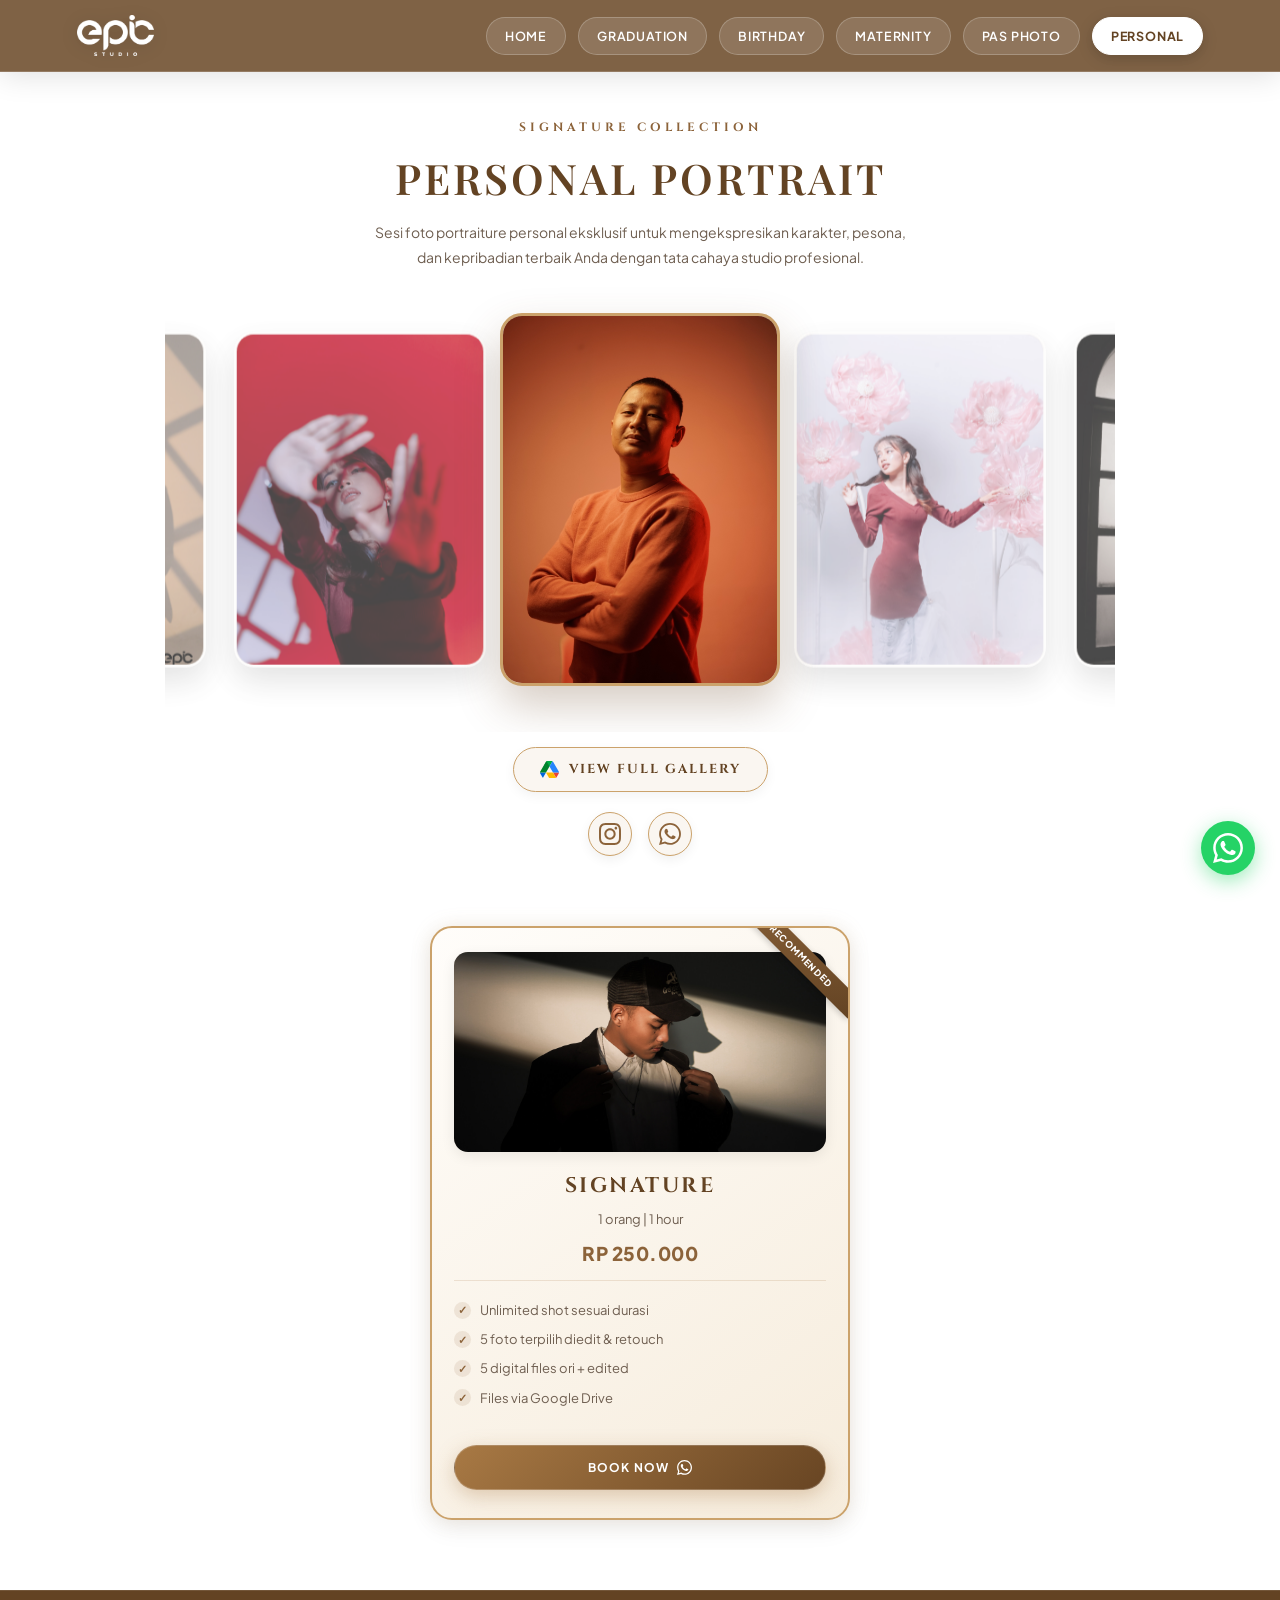
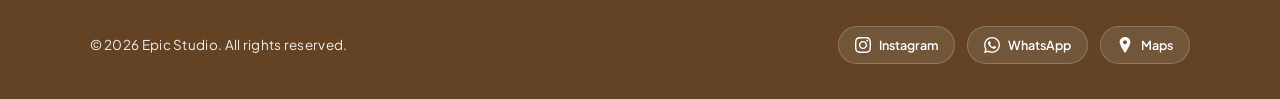
<file: personal.html>
<!DOCTYPE html>
<html lang="id">
<head>
    <meta charset="UTF-8">
    <meta name="viewport" content="width=device-width, initial-scale=1.0">
    <title>Epic Studio</title>
    <link rel="icon" type="image/png" href="logo.png">

    <!-- Google Fonts -->
    <link rel="preconnect" href="https://fonts.googleapis.com">
    <link rel="preconnect" href="https://fonts.gstatic.com" crossorigin>
    <link href="https://fonts.googleapis.com/css2?family=Cinzel:wght@400;600;700&family=Playfair+Display:ital,wght@0,400;0,600;0,700;1,400&family=Plus+Jakarta+Sans:wght@300;400;500;600;700&display=swap" rel="stylesheet">

    <!-- Swiper CSS -->
    <link rel="stylesheet" href="https://cdn.jsdelivr.net/npm/swiper@11/swiper-bundle.min.css" />
    <link rel="stylesheet" href="style.css">
    <script>
        if (window.location.pathname.endsWith('/personal.html')) {
            const newUrl = window.location.pathname.replace(/\/personal\.html$/, 'personal') + window.location.search + window.location.hash;
            window.history.replaceState(null, '', newUrl);
        }
    </script>
</head>
<body>

    <!-- ================= HEADER / TASKBAR ================= -->
    <header class="header" id="mainHeader">
        <div class="logo">
            <a href="index.html"><img src="source/putih.png" alt="Epic Studio Logo"></a>
        </div>
        <button class="menu-toggle" id="menuToggle" aria-label="Toggle navigation" aria-expanded="false">
            <span class="bar"></span>
            <span class="bar"></span>
            <span class="bar"></span>
        </button>
        <nav class="nav" id="mainNav">
            <a href="index.html">Home</a>
            <a href="graduation.html">Graduation</a>
            <a href="birthday.html">Birthday</a>
            <a href="maternity.html">Maternity</a>
            <a href="pasphoto.html">Pas Photo</a>
            <a href="personal.html" class="active">Personal</a>
        </nav>
    </header>

    <!-- ================= MAIN CONTENT ================= -->
    <main class="personal-container">

        <!-- SISI ATAS: TITLE & SWIPER SHOWCASE -->
        <div class="personal-gallery-wrapper">
            <span class="page-tag">Signature Collection</span>
            <h1 class="personal-title">PERSONAL PORTRAIT</h1>
            <p class="page-desc">
                Sesi foto portraiture personal eksklusif untuk mengekspresikan karakter, pesona, dan kepribadian terbaik Anda dengan tata cahaya studio profesional.
            </p>

            <!-- SWIPER CONTAINER -->
            <div class="swiper personal-swiper">
                <div class="swiper-wrapper">
                    
                    <!-- SLIDE 1 -->
                    <div class="swiper-slide" onclick="openCustomGallery('galleryModal1')">
                        <img src="source/PERSONAL/DSC00238.JPG" alt="Personal Portrait Concept 1">
                    </div>

                    <!-- SLIDE 2 -->
                    <div class="swiper-slide" onclick="openCustomGallery('galleryModal2')">
                        <img src="source/PERSONAL/DSC01612.jpg" alt="Personal Portrait Concept 2">
                    </div>

                    <!-- SLIDE 3 -->
                    <div class="swiper-slide" onclick="openCustomGallery('galleryModal3')">
                        <img src="source/PERSONAL/DSC08427.jpg" alt="Personal Portrait Concept 3">
                    </div>

                    <!-- SLIDE 4 -->
                    <div class="swiper-slide" onclick="openCustomGallery('galleryModal3')">
                        <img src="source/PERSONAL/DSC08399.jpg" alt="Personal Portrait Concept 3">
                    </div>

                     <!-- SLIDE 5 -->
                    <div class="swiper-slide" onclick="openCustomGallery('galleryModal3')">
                        <img src="source/PERSONAL/DSC01875.jpg" alt="Personal Portrait Concept 3">
                    </div>

                </div>
            </div>

            <!-- TEKS PHOTO GALLERY MENUJU GOOGLE DRIVE -->
            <a href="https://drive.google.com/drive/folders/14Gop4cU8oG7F2k8Fj9X1OgDbl8QAyuU7?usp=sharing" target="_blank" rel="noopener noreferrer" class="gallery-label" title="Buka Portofolio Lengkap di Google Drive">
                <svg class="drive-icon" viewBox="0 0 87.3 78">
                    <path d="M6.6 66.85l3.85 6.65c.8 1.4 1.95 2.5 3.3 3.3l13.75-23.8H0c0 1.55.4 3.1 1.2 4.5l5.4 9.35z" fill="#0066da"/>
                    <path d="M43.65 25l13.75-23.8c-1.35-.8-2.9-1.2-4.5-1.2h-18.5c-1.6 0-3.15.45-4.5 1.2L16.2 25h27.45z" fill="#00ac47"/>
                    <path d="M73.55 76.8c1.35-.8 2.5-1.9 3.3-3.3l9.25-16c.8-1.4 1.2-2.95 1.2-4.5h-27.5l5.4 9.35 8.35 14.45z" fill="#ea4335"/>
                    <path d="M43.65 25L29.9 1.2c-1.35.8-2.5 1.9-3.3 3.3l-25.4 44C.4 50 0 51.55 0 53.1h27.5L43.65 25z" fill="#00832d"/>
                    <path d="M59.8 53.1H87.3c0-1.55-.4-3.1-1.2-4.5l-25.4-44c-.8-1.4-1.95-2.5-3.3-3.3L43.65 25l16.15 28.1z" fill="#2684fc"/>
                    <path d="M73.55 76.8L59.8 53.1H27.5l13.75 23.8c1.35.8 2.9 1.2 4.5 1.2h23.3c1.6 0 3.15-.4 4.5-1.1z" fill="#ffba00"/>
                </svg>
                <span>VIEW FULL GALLERY</span>
            </a>

            <!-- TOMBOL IKON IG & WHATSAPP -->
            <div class="social-buttons">
                <!-- Link Instagram -->
                <a href="https://www.instagram.com/epicstudiophoto/" target="_blank" rel="noopener noreferrer" class="social-icon" title="Instagram Epic Studio">
                    <svg viewBox="0 0 24 24" fill="#8c633a">
                        <path d="M12 2.163c3.204 0 3.584.012 4.85.07 3.252.148 4.771 1.691 4.919 4.919.058 1.265.069 1.645.069 4.849 0 3.205-.012 3.584-.069 4.849-.149 3.225-1.664 4.771-4.919 4.919-1.266.058-1.644.07-4.85.07-3.204 0-3.584-.012-4.849-.07-3.26-.149-4.771-1.699-4.919-4.92-.058-1.265-.07-1.644-.07-4.849 0-3.204.013-3.583.07-4.849.149-3.227 1.664-4.771 4.919-4.919 1.266-.057 1.645-.069 4.849-.069zm0-2.163c-3.259 0-3.667.014-4.947.072-4.358.2-6.78 2.618-6.98 6.98-.059 1.281-.073 1.689-.073 4.948 0 3.259.014 3.668.072 4.948.2 4.358 2.618 6.78 6.98 6.98 1.281.058 1.689.072 4.948.072 3.259 0 3.668-.014 4.948-.072 4.354-.2 6.782-2.618 6.979-6.98.059-1.28.073-1.689.073-4.948 0-3.259-.014-3.667-.072-4.947-.196-4.354-2.617-6.78-6.979-6.98-1.281-.059-1.69-.073-4.949-.073zm0 5.838c-3.403 0-6.162 2.759-6.162 6.162s2.759 6.163 6.162 6.163 6.162-2.759 6.162-6.163c0-3.403-2.759-6.162-6.162-6.162zm0 10.162c-2.209 0-4-1.79-4-4 0-2.209 1.791-4 4-4s4 1.791 4 4c0 2.21-1.791 4-4 4zm6.406-11.845c-.796 0-1.441.645-1.441 1.44s.645 1.44 1.441 1.44c.795 0 1.439-.645 1.439-1.44s-.644-1.44-1.439-1.44z"/>
                    </svg>
                </a>
        
                <!-- Link WhatsApp -->
                <a href="https://wa.me/6289503138142" target="_blank" rel="noopener noreferrer" class="social-icon" title="Chat WhatsApp Epic Studio">
                    <svg viewBox="0 0 24 24" fill="#8c633a">
                        <path d="M.057 24l1.687-6.163c-1.041-1.804-1.588-3.849-1.587-5.946.003-6.556 5.338-11.891 11.893-11.891 3.181.001 6.167 1.24 8.413 3.488 2.245 2.248 3.481 5.236 3.48 8.414-.003 6.557-5.338 11.892-11.893 11.892-1.99-.001-3.951-.5-5.688-1.448l-6.305 1.654zm6.597-3.807c1.676.995 3.276 1.591 5.392 1.592 5.448 0 9.886-4.434 9.889-9.885.002-5.462-4.415-9.89-9.881-9.892-5.452 0-9.887 4.434-9.889 9.884-.001 2.225.651 3.891 1.746 5.634l-.999 3.648 3.742-.981zm11.387-5.464c-.074-.124-.272-.198-.57-.347-.297-.149-1.758-.868-2.031-.967-.272-.099-.47-.149-.669.149-.198.297-.768.967-.941 1.165-.173.198-.347.223-.644.074-.297-.149-1.255-.462-2.39-1.475-.883-.788-1.48-1.761-1.653-2.059-.173-.297-.018-.458.13-.606.134-.133.297-.347.446-.521.151-.172.2-.296.3-.495.099-.198.05-.372-.025-.521-.075-.148-.669-1.611-.916-2.206-.242-.579-.487-.501-.669-.51l-.57-.01c-.198 0-.52.074-.792.372s-1.04 1.016-1.04 2.479 1.065 2.876 1.213 3.074c.149.198 2.095 3.2 5.076 4.487.709.306 1.263.489 1.694.626.712.226 1.36.194 1.872.118.571-.085 1.758-.719 2.006-1.413.248-.695.248-1.29.173-1.414z"/>
                    </svg>
                </a>
            </div>
        </div>

        <!-- SISI BAWAH: PRICING CARD (SIGNATURE ONLY) -->
        <div class="personal-pricing">

            <div class="price-card highlight-card">
                <div class="price-card-img">
                    <img src="source/PERSONAL/DSC08382.jpg" alt="Personal Portrait Signature Package">
                </div>
                <div class="price-card-body">
                    <h3>SIGNATURE</h3>
                    <p style="font-size: 13px; color: var(--text-secondary); margin-bottom: 8px;">1 orang | 1 hour</p>
                    <div class="price">RP 250.000</div>
                    <ul>
                        <li>Unlimited shot sesuai durasi</li>
                        <li>5 foto terpilih diedit & retouch</li>
                        <li>5 digital files ori + edited</li>
                        <li>Files via Google Drive</li>
                    </ul>
                </div>
                <a href="https://wa.me/6289503138142?text=Halo%20Epic%20Studio%2C%20saya%20ingin%20booking%20Paket%20Personal%20Photo%20-%20SIGNATURE%20(Rp%20250.000)" target="_blank" rel="noopener noreferrer" class="btn-card-book">
                    <span>Book Now</span>
                    <svg viewBox="0 0 24 24"><path d="M.057 24l1.687-6.163c-1.041-1.804-1.588-3.849-1.587-5.946.003-6.556 5.338-11.891 11.893-11.891 3.181.001 6.167 1.24 8.413 3.488 2.245 2.248 3.481 5.236 3.48 8.414-.003 6.557-5.338 11.892-11.893 11.892-1.99-.001-3.951-.5-5.688-1.448l-6.305 1.654zm6.597-3.807c1.676.995 3.276 1.591 5.392 1.592 5.448 0 9.886-4.434 9.889-9.885.002-5.462-4.415-9.89-9.881-9.892-5.452 0-9.887 4.434-9.889 9.884-.001 2.225.651 3.891 1.746 5.634l-.999 3.648 3.742-.981zm11.387-5.464c-.074-.124-.272-.198-.57-.347-.297-.149-1.758-.868-2.031-.967-.272-.099-.47-.149-.669.149-.198.297-.768.967-.941 1.165-.173.198-.347.223-.644.074-.297-.149-1.255-.462-2.39-1.475-.883-.788-1.48-1.761-1.653-2.059-.173-.297-.018-.458.13-.606.134-.133.297-.347.446-.521.151-.172.2-.296.3-.495.099-.198.05-.372-.025-.521-.075-.148-.669-1.611-.916-2.206-.242-.579-.487-.501-.669-.51l-.57-.01c-.198 0-.52.074-.792.372s-1.04 1.016-1.04 2.479 1.065 2.876 1.213 3.074c.149.198 2.095 3.2 5.076 4.487.709.306 1.263.489 1.694.626.712.226 1.36.194 1.872.118.571-.085 1.758-.719 2.006-1.413.248-.695.248-1.29.173-1.414z"/></svg>
                </a>
            </div>

        </div>

    </main>

    <!-- ================= FOOTER ================= -->
    <footer id="contact">
        <div class="footer-copy">
            © 2026 Epic Studio. All rights reserved.
        </div>
        <div class="footer-socials">
            <a href="https://www.instagram.com/epicstudiophoto/" target="_blank" rel="noopener noreferrer" class="footer-link" title="Kunjungi Instagram Epic Studio">
                <svg class="footer-icon" viewBox="0 0 24 24">
                    <path d="M12 2.163c3.204 0 3.584.012 4.85.07 3.252.148 4.771 1.691 4.919 4.919.058 1.265.069 1.645.069 4.849 0 3.205-.012 3.584-.069 4.849-.149 3.225-1.664 4.771-4.919 4.919-1.266.058-1.644.07-4.85.07-3.204 0-3.584-.012-4.849-.07-3.26-.149-4.771-1.699-4.919-4.92-.058-1.265-.07-1.644-.07-4.849 0-3.204.013-3.583.07-4.849.149-3.227 1.664-4.771 4.919-4.919 1.266-.057 1.645-.069 4.849-.069zm0-2.163c-3.259 0-3.667.014-4.947.072-4.358.2-6.78 2.618-6.98 6.98-.059 1.281-.073 1.689-.073 4.948 0 3.259.014 3.668.072 4.948.2 4.358 2.618 6.78 6.98 6.98 1.281.058 1.689.072 4.948.072 3.259 0 3.668-.014 4.948-.072 4.354-.2 6.782-2.618 6.979-6.98.059-1.28.073-1.689.073-4.948 0-3.259-.014-3.667-.072-4.947-.196-4.354-2.617-6.78-6.979-6.98-1.281-.059-1.69-.073-4.949-.073zm0 5.838c-3.403 0-6.162 2.759-6.162 6.162s2.759 6.163 6.162 6.163 6.162-2.759 6.162-6.163c0-3.403-2.759-6.162-6.162-6.162zm0 10.162c-2.209 0-4-1.79-4-4 0-2.209 1.791-4 4-4s4 1.791 4 4c0 2.21-1.791 4-4 4zm6.406-11.845c-.796 0-1.441.645-1.441 1.44s.645 1.44 1.441 1.44c.795 0 1.439-.645 1.439-1.44s-.644-1.44-1.439-1.44z"/>
                </svg>
                <span>Instagram</span>
            </a>
            <a href="https://wa.me/6289503138142" target="_blank" rel="noopener noreferrer" class="footer-link" title="Chat WhatsApp Epic Studio">
                <svg class="footer-icon" viewBox="0 0 24 24">
                    <path d="M.057 24l1.687-6.163c-1.041-1.804-1.588-3.849-1.587-5.946.003-6.556 5.338-11.891 11.893-11.891 3.181.001 6.167 1.24 8.413 3.488 2.245 2.248 3.481 5.236 3.48 8.414-.003 6.557-5.338 11.892-11.893 11.892-1.99-.001-3.951-.5-5.688-1.448l-6.305 1.654zm6.597-3.807c1.676.995 3.276 1.591 5.392 1.592 5.448 0 9.886-4.434 9.889-9.885.002-5.462-4.415-9.89-9.881-9.892-5.452 0-9.887 4.434-9.889 9.884-.001 2.225.651 3.891 1.746 5.634l-.999 3.648 3.742-.981zm11.387-5.464c-.074-.124-.272-.198-.57-.347-.297-.149-1.758-.868-2.031-.967-.272-.099-.47-.149-.669.149-.198.297-.768.967-.941 1.165-.173.198-.347.223-.644.074-.297-.149-1.255-.462-2.39-1.475-.883-.788-1.48-1.761-1.653-2.059-.173-.297-.018-.458.13-.606.134-.133.297-.347.446-.521.151-.172.2-.296.3-.495.099-.198.05-.372-.025-.521-.075-.148-.669-1.611-.916-2.206-.242-.579-.487-.501-.669-.51l-.57-.01c-.198 0-.52.074-.792.372s-1.04 1.016-1.04 2.479 1.065 2.876 1.213 3.074c.149.198 2.095 3.2 5.076 4.487.709.306 1.263.489 1.694.626.712.226 1.36.194 1.872.118.571-.085 1.758-.719 2.006-1.413.248-.695.248-1.29.173-1.414z"/>
                </svg>
                <span>WhatsApp</span>
            </a>
            <a href="https://maps.google.com/?q=Epic+Studio" target="_blank" rel="noopener noreferrer" class="footer-link" title="Lihat Lokasi di Google Maps">
                <svg class="footer-icon" viewBox="0 0 24 24">
                    <path d="M12 0C7.802 0 4 3.403 4 7.602c0 4.885 7.031 15.197 7.33 15.628.172.247.449.395.745.395s.573-.148.745-.395c.299-.431 7.33-10.743 7.33-15.628C20 3.403 16.198 0 12 0zm0 11c-1.657 0-3-1.343-3-3s1.343-3 3-3 3 1.343 3 3-1.343 3-3 3z"/>
                </svg>
                <span>Maps</span>
            </a>
        </div>
    </footer>

    <!-- ================= FLOATING WHATSAPP BUTTON ================= -->
    <a href="https://wa.me/6289503138142" target="_blank" rel="noopener noreferrer" class="floating-wa" title="Hubungi Kami via WhatsApp">
        <svg viewBox="0 0 24 24">
            <path d="M.057 24l1.687-6.163c-1.041-1.804-1.588-3.849-1.587-5.946.003-6.556 5.338-11.891 11.893-11.891 3.181.001 6.167 1.24 8.413 3.488 2.245 2.248 3.481 5.236 3.48 8.414-.003 6.557-5.338 11.892-11.893 11.892-1.99-.001-3.951-.5-5.688-1.448l-6.305 1.654zm6.597-3.807c1.676.995 3.276 1.591 5.392 1.592 5.448 0 9.886-4.434 9.889-9.885.002-5.462-4.415-9.89-9.881-9.892-5.452 0-9.887 4.434-9.889 9.884-.001 2.225.651 3.891 1.746 5.634l-.999 3.648 3.742-.981zm11.387-5.464c-.074-.124-.272-.198-.57-.347-.297-.149-1.758-.868-2.031-.967-.272-.099-.47-.149-.669.149-.198.297-.768.967-.941 1.165-.173.198-.347.223-.644.074-.297-.149-1.255-.462-2.39-1.475-.883-.788-1.48-1.761-1.653-2.059-.173-.297-.018-.458.13-.606.134-.133.297-.347.446-.521.151-.172.2-.296.3-.495.099-.198.05-.372-.025-.521-.075-.148-.669-1.611-.916-2.206-.242-.579-.487-.501-.669-.51l-.57-.01c-.198 0-.52.074-.792.372s-1.04 1.016-1.04 2.479 1.065 2.876 1.213 3.074c.149.198 2.095 3.2 5.076 4.487.709.306 1.263.489 1.694.626.712.226 1.36.194 1.872.118.571-.085 1.758-.719 2.006-1.413.248-.695.248-1.29.173-1.414z"/>
        </svg>
    </a>


    <!-- Swiper JS CDN -->
    <script src="https://cdn.jsdelivr.net/npm/swiper@11/swiper-bundle.min.js"></script>

    <!-- LOGIKA JAVASCRIPT -->
    <script>
        let currentActiveModalId = 'galleryModal1';

        function openCustomGallery(modalId) {
            const modal = document.getElementById(modalId);
            if (modal) {
                modal.style.display = "block";
                document.body.style.overflow = "hidden";
            }
        }

        function closeCustomGallery(modalId) {
            const modal = document.getElementById(modalId);
            if (modal) {
                modal.style.display = "none";
                document.body.style.overflow = "auto";
            }
        }

        function openActiveSlideGallery() {
            openCustomGallery(currentActiveModalId);
        }

        window.addEventListener('click', function(event) {
            if (event.target.classList.contains('modal-gallery')) {
                event.target.style.display = "none";
                document.body.style.overflow = "auto";
            }
        });

        document.addEventListener('DOMContentLoaded', function () {
            const swiper = new Swiper('.personal-swiper', {
                effect: 'coverflow',
                grabCursor: true,
                centeredSlides: true,
                slidesPerView: 'auto',
                loop: true,
                speed: 750,
                mousewheel: { invert: false },
                autoplay: {
                    delay: 3000,
                    disableOnInteraction: false,
                    pauseOnMouseEnter: true,
                },
                coverflowEffect: {
                    rotate: 0,
                    stretch: 15,
                    depth: 100,
                    modifier: 1.1,
                    slideShadows: false,
                },
                on: {
                    init: function () { updateActiveSlide(this); },
                    slideChange: function () { updateActiveSlide(this); }
                }
            });

            function updateActiveSlide(swiperInstance) {
                setTimeout(() => {
                    swiperInstance.slides.forEach((slide) => {
                        if (slide.classList.contains('swiper-slide-active')) {
                            slide.style.opacity = '1';
                            slide.style.transform = 'scale(1)';
                            
                            const onclickAttr = slide.getAttribute('onclick');
                            if (onclickAttr) {
                                const match = onclickAttr.match(/'([^']+)'/);
                                if (match) {
                                    currentActiveModalId = match[1];
                                }
                            }
                        } else {
                            slide.style.opacity = '0.72';
                            slide.style.transform = 'scale(0.9)';
                        }
                    });
                }, 50);
            }
        });
    </script>
    <script src="script.js"></script>
</body>
</html>
</file>
<file: style.css>
/* ==========================================================================
   EPIC STUDIO - LUXURY PHOTOGRAPHY PORTFOLIO & STUDIO WEBSITE
   Modern, Clean, Elegant & Responsive Design System
   ========================================================================== */

@import url('https://fonts.googleapis.com/css2?family=Cinzel:wght@400;500;600;700;800&family=Playfair+Display:ital,wght@0,400;0,500;0,600;0,700;1,400&family=Plus+Jakarta+Sans:wght@300;400;500;600;700;800&display=swap');

/* ==========================================================================
   1. CSS VARIABLES & RESET
   ========================================================================== */

:root {
    --primary-color: #8c633a;
    --primary-dark: #634323;
    --primary-light: #b08455;
    --accent-gold: #cba26b;
    --accent-gold-light: #eedac0;
    
    --bg-dark: #1b1612;
    --bg-light: #faf7f2;
    --bg-card: #f5eee4;
    --bg-card-hover: #ebe0d2;
    
    --text-primary: #2d241c;
    --text-secondary: #6e5e50;
    --text-muted: #968677;
    --text-white: #ffffff;
    
    --font-heading: 'Playfair Display', Georgia, serif;
    --font-serif-accent: 'Cinzel', Georgia, serif;
    --font-body: 'Plus Jakarta Sans', -apple-system, BlinkMacSystemFont, 'Segoe UI', Roboto, sans-serif;
    
    --header-height: 72px;
    --radius-sm: 8px;
    --radius-md: 14px;
    --radius-lg: 22px;
    --radius-pill: 50px;
    
    --shadow-sm: 0 4px 12px rgba(0, 0, 0, 0.05);
    --shadow-md: 0 8px 24px rgba(0, 0, 0, 0.08);
    --shadow-lg: 0 16px 40px rgba(100, 68, 36, 0.14);
    --shadow-glow: 0 0 25px rgba(203, 162, 107, 0.35);
    
    --transition-fast: 0.2s cubic-bezier(0.4, 0, 0.2, 1);
    --transition-base: 0.35s cubic-bezier(0.4, 0, 0.2, 1);
    --transition-slow: 0.6s cubic-bezier(0.4, 0, 0.2, 1);
}

*, *::before, *::after {
    margin: 0;
    padding: 0;
    box-sizing: border-box;
}

html {
    scroll-behavior: smooth;
    scroll-padding-top: 84px;
    font-size: 16px;
}

body {
    font-family: var(--font-body);
    background-color: #ffffff;
    color: var(--text-primary);
    line-height: 1.6;
    overflow-x: hidden;
    -webkit-font-smoothing: antialiased;
    -moz-osx-font-smoothing: grayscale;
}

img {
    max-width: 100%;
    height: auto;
    display: block;
}

a {
    color: inherit;
    text-decoration: none;
}

/* ==========================================================================
   2. HEADER & NAVIGATION (TASKBAR)
   ========================================================================== */

.header {
    position: fixed;
    top: 0;
    left: 0;
    width: 100%;
    height: var(--header-height);
    z-index: 1000;
    display: flex;
    align-items: center;
    justify-content: space-between;
    padding: 0 6%;
    background: rgba(110, 77, 44, 0.88);
    backdrop-filter: blur(16px) saturate(180%);
    -webkit-backdrop-filter: blur(16px) saturate(180%);
    border-bottom: 1px solid rgba(255, 255, 255, 0.16);
    box-shadow: 0 4px 30px rgba(0, 0, 0, 0.12);
    transition: background var(--transition-base), height var(--transition-base), box-shadow var(--transition-base);
}

.header.scrolled {
    background: rgba(90, 60, 32, 0.96);
    height: 64px;
    box-shadow: 0 6px 35px rgba(0, 0, 0, 0.2);
}

.logo {
    display: flex;
    align-items: center;
    height: 100%;
}

.logo a {
    display: flex;
    align-items: center;
    transition: transform var(--transition-fast), opacity var(--transition-fast);
}

.logo a:hover {
    transform: scale(1.04);
    opacity: 0.92;
}

.logo img {
    height: 42px;
    width: auto;
    object-fit: contain;
    filter: drop-shadow(0 2px 8px rgba(0, 0, 0, 0.15));
}

/* DESKTOP NAV PILLS */
.nav {
    display: flex;
    align-items: center;
    gap: 12px;
}

.nav a {
    color: var(--text-white);
    text-decoration: none;
    font-family: var(--font-body);
    font-size: 12.5px;
    font-weight: 600;
    letter-spacing: 0.8px;
    text-transform: uppercase;
    padding: 8px 18px;
    border-radius: var(--radius-pill);
    background: rgba(255, 255, 255, 0.12);
    border: 1px solid rgba(255, 255, 255, 0.22);
    transition: all var(--transition-base);
    display: inline-flex;
    align-items: center;
    justify-content: center;
    position: relative;
}

.nav a:hover {
    background: rgba(255, 255, 255, 0.26);
    border-color: rgba(255, 255, 255, 0.5);
    transform: translateY(-2px);
    box-shadow: 0 6px 16px rgba(0, 0, 0, 0.15);
    color: #ffffff;
}

.nav a.active {
    background: #ffffff;
    color: var(--primary-dark);
    border-color: #ffffff;
    box-shadow: 0 4px 15px rgba(0, 0, 0, 0.18);
    font-weight: 700;
}

/* HAMBURGER TOGGLE BUTTON */
.menu-toggle {
    display: none;
    flex-direction: column;
    justify-content: space-between;
    width: 30px;
    height: 22px;
    background: transparent;
    border: none;
    cursor: pointer;
    padding: 0;
    z-index: 1010;
}

.menu-toggle .bar {
    width: 100%;
    height: 2.5px;
    background-color: #ffffff;
    border-radius: 3px;
    transition: transform var(--transition-base), opacity var(--transition-base), background-color var(--transition-base);
}

.menu-toggle.active .bar:nth-child(1) {
    transform: translateY(9.5px) rotate(45deg);
}

.menu-toggle.active .bar:nth-child(2) {
    opacity: 0;
    transform: translateX(12px);
}

.menu-toggle.active .bar:nth-child(3) {
    transform: translateY(-9.5px) rotate(-45deg);
}

/* ==========================================================================
   3. HERO SLIDER (HOME PAGE)
   ========================================================================== */

.hero {
    position: relative;
    width: 100%;
    height: 100vh;
    min-height: 650px;
    overflow: hidden;
    background-color: var(--bg-dark);
}

.slider {
    display: flex;
    width: 100%;
    height: 100%;
    transition: transform 0.9s cubic-bezier(0.65, 0, 0.35, 1);
    touch-action: pan-y;
}

.slide {
    position: relative;
    min-width: 100%;
    height: 100%;
    overflow: hidden;
}

.slide img {
    width: 100%;
    height: 100%;
    object-fit: cover;
    object-position: center;
    transform: scale(1.02);
    transition: transform 6s ease-out;
}

.slide.active img {
    transform: scale(1.08);
}

.slide::after {
    content: "";
    position: absolute;
    inset: 0;
    background: linear-gradient(
        90deg,
        rgba(18, 13, 8, 0.78) 0%,
        rgba(18, 13, 8, 0.45) 45%,
        rgba(18, 13, 8, 0.1) 100%
    ),
    linear-gradient(
        0deg,
        rgba(18, 13, 8, 0.65) 0%,
        transparent 35%
    );
}

.hero-content {
    position: absolute;
    z-index: 10;
    left: 8%;
    top: 52%;
    transform: translateY(-50%);
    color: var(--text-white);
    max-width: 560px;
}

.hero-badge {
    display: inline-block;
    font-family: var(--font-serif-accent);
    font-size: 11px;
    letter-spacing: 3px;
    text-transform: uppercase;
    color: var(--accent-gold-light);
    border: 1px solid rgba(238, 218, 192, 0.4);
    padding: 6px 14px;
    border-radius: var(--radius-pill);
    margin-bottom: 20px;
    background: rgba(0, 0, 0, 0.25);
    backdrop-filter: blur(8px);
}

.hero-content h1 {
    font-family: var(--font-heading);
    font-size: clamp(34px, 5.5vw, 68px);
    line-height: 1.08;
    font-weight: 600;
    margin-bottom: 22px;
    letter-spacing: -0.5px;
    text-shadow: 0 4px 20px rgba(0, 0, 0, 0.35);
}

.hero-content p {
    font-family: var(--font-body);
    font-size: clamp(14px, 1.6vw, 16px);
    line-height: 1.7;
    color: rgba(255, 255, 255, 0.9);
    max-width: 440px;
    margin-bottom: 30px;
    font-weight: 300;
}

.hero-actions {
    display: flex;
    align-items: center;
    gap: 16px;
    flex-wrap: wrap;
}

.btn-hero-primary {
    display: inline-flex;
    align-items: center;
    gap: 10px;
    background: linear-gradient(135deg, var(--primary-color) 0%, var(--primary-dark) 100%);
    color: #ffffff;
    font-family: var(--font-body);
    font-size: 13.5px;
    font-weight: 600;
    letter-spacing: 1px;
    text-transform: uppercase;
    padding: 13px 28px;
    border-radius: var(--radius-pill);
    box-shadow: 0 8px 25px rgba(0, 0, 0, 0.3);
    border: 1px solid rgba(255, 255, 255, 0.2);
    transition: all var(--transition-base);
}

.btn-hero-primary:hover {
    background: linear-gradient(135deg, var(--primary-light) 0%, var(--primary-color) 100%);
    transform: translateY(-3px);
    box-shadow: 0 12px 30px rgba(140, 99, 58, 0.4);
    color: #ffffff;
}

.btn-hero-secondary {
    display: inline-flex;
    align-items: center;
    gap: 8px;
    background: rgba(255, 255, 255, 0.12);
    color: #ffffff;
    font-family: var(--font-body);
    font-size: 13.5px;
    font-weight: 600;
    letter-spacing: 0.8px;
    padding: 13px 26px;
    border-radius: var(--radius-pill);
    border: 1px solid rgba(255, 255, 255, 0.3);
    backdrop-filter: blur(10px);
    transition: all var(--transition-base);
}

.btn-hero-secondary:hover {
    background: rgba(255, 255, 255, 0.25);
    border-color: rgba(255, 255, 255, 0.6);
    transform: translateY(-3px);
    color: #ffffff;
}

/* SLIDER DOTS */
.dots {
    position: absolute;
    z-index: 20;
    bottom: 35px;
    left: 50%;
    transform: translateX(-50%);
    display: flex;
    align-items: center;
    gap: 10px;
    padding: 8px 16px;
    background: rgba(0, 0, 0, 0.3);
    backdrop-filter: blur(12px);
    border-radius: var(--radius-pill);
    border: 1px solid rgba(255, 255, 255, 0.15);
}

.dot {
    width: 10px;
    height: 10px;
    padding: 0;
    border-radius: var(--radius-pill);
    border: none;
    background: rgba(255, 255, 255, 0.45);
    cursor: pointer;
    transition: all var(--transition-base);
}

.dot.active {
    width: 30px;
    background: #ffffff;
    box-shadow: 0 0 10px rgba(255, 255, 255, 0.8);
}

/* ==========================================================================
   4. STUDIO PACKAGES SECTION (HOME)
   ========================================================================== */

.packages {
    padding: 100px 6% 110px;
    text-align: center;
    background: linear-gradient(180deg, #ffffff 0%, #faf6f0 100%);
    width: 100%;
    position: relative;
}

.section-header {
    max-width: 650px;
    margin: 0 auto 55px;
}

.section-tag {
    font-family: var(--font-serif-accent);
    font-size: 12px;
    letter-spacing: 3.5px;
    text-transform: uppercase;
    color: var(--primary-color);
    margin-bottom: 12px;
    display: inline-block;
    font-weight: 600;
}

.section-title {
    font-family: var(--font-heading);
    font-size: clamp(28px, 4vw, 42px);
    font-weight: 600;
    letter-spacing: 1px;
    color: var(--primary-dark);
    margin-bottom: 15px;
}

.section-desc {
    font-family: var(--font-body);
    font-size: 14.5px;
    color: var(--text-secondary);
    line-height: 1.7;
}

.package-grid {
    max-width: 1280px;
    margin: 0 auto;
    display: grid;
    grid-template-columns: repeat(auto-fit, minmax(210px, 1fr));
    gap: 24px;
    width: 100%;
}

.package-card {
    display: flex;
    flex-direction: column;
    align-items: center;
    text-decoration: none;
    color: inherit;
    border-radius: var(--radius-lg);
    background: #ffffff;
    padding: 16px 16px 22px;
    border: 1px solid rgba(176, 132, 85, 0.18);
    box-shadow: var(--shadow-sm);
    transition: all var(--transition-base);
    position: relative;
    overflow: hidden;
}

.package-card:hover {
    transform: translateY(-8px);
    border-color: var(--accent-gold);
    box-shadow: var(--shadow-lg);
}

.package-image {
    width: 100%;
    aspect-ratio: 1 / 1;
    border-radius: var(--radius-md);
    overflow: hidden;
    margin-bottom: 18px;
    background-color: var(--bg-card);
    position: relative;
}

.package-image img {
    width: 100%;
    height: 100%;
    object-fit: cover;
    display: block;
    transition: transform var(--transition-slow);
}

.package-card:hover .package-image img {
    transform: scale(1.09);
}

.package-image::after {
    content: "";
    position: absolute;
    inset: 0;
    background: linear-gradient(180deg, transparent 60%, rgba(30, 20, 10, 0.3) 100%);
    opacity: 0;
    transition: opacity var(--transition-base);
}

.package-card:hover .package-image::after {
    opacity: 1;
}

.package-name {
    display: inline-block;
    border: 1px solid var(--accent-gold);
    background: #faf6f1;
    border-radius: var(--radius-pill);
    padding: 9px 20px;
    font-family: var(--font-serif-accent);
    font-size: 11.5px;
    font-weight: 700;
    letter-spacing: 1.2px;
    color: var(--primary-dark);
    text-align: center;
    white-space: nowrap;
    transition: all var(--transition-base);
    box-shadow: 0 2px 8px rgba(0, 0, 0, 0.04);
}

.package-card:hover .package-name {
    background: linear-gradient(135deg, var(--primary-color) 0%, var(--primary-dark) 100%);
    border-color: var(--primary-dark);
    color: #ffffff;
    box-shadow: 0 4px 14px rgba(100, 68, 36, 0.3);
}

/* ==========================================================================
   5. ABOUT SECTION (HOME)
   ========================================================================== */

.about {
    background: linear-gradient(180deg, #faf6f0 0%, #efe7dc 100%);
    padding: 110px 10%;
    text-align: center;
    position: relative;
    border-top: 1px solid rgba(176, 132, 85, 0.15);
}

.about-badge {
    font-family: var(--font-serif-accent);
    font-size: 12px;
    letter-spacing: 4px;
    text-transform: uppercase;
    color: var(--primary-color);
    font-weight: 700;
    margin-bottom: 12px;
    display: inline-block;
}

.about h2 {
    font-family: var(--font-heading);
    font-size: clamp(30px, 4.5vw, 44px);
    font-weight: 600;
    margin-bottom: 24px;
    color: var(--primary-dark);
}

.about-divider {
    width: 60px;
    height: 2px;
    background: var(--accent-gold);
    margin: 0 auto 28px;
    border-radius: 2px;
}

.about p {
    max-width: 680px;
    margin: 0 auto 28px;
    font-family: var(--font-body);
    font-size: 16px;
    line-height: 1.85;
    color: var(--text-secondary);
    font-weight: 400;
}

.btn-about-ig {
    display: inline-flex;
    align-items: center;
    justify-content: center;
    gap: 10px;
    padding: 12px 28px;
    background: linear-gradient(135deg, var(--primary-color), var(--primary-dark));
    color: #ffffff;
    font-family: var(--font-body);
    font-size: 14px;
    font-weight: 600;
    letter-spacing: 0.5px;
    text-decoration: none;
    border-radius: var(--radius-pill);
    box-shadow: 0 8px 22px rgba(110, 77, 44, 0.28);
    transition: all var(--transition-base);
    border: 1px solid rgba(255, 255, 255, 0.2);
}

.btn-about-ig svg {
    width: 18px;
    height: 18px;
    fill: #ffffff;
    transition: transform var(--transition-fast);
}

.btn-about-ig:hover {
    background: linear-gradient(135deg, var(--primary-light), var(--primary-color));
    transform: translateY(-3px);
    box-shadow: 0 12px 28px rgba(110, 77, 44, 0.4);
    color: #ffffff;
}

.btn-about-ig:hover svg {
    transform: scale(1.15);
}

.about-features {
    display: flex;
    justify-content: center;
    align-items: center;
    gap: 20px;
    flex-wrap: wrap;
    margin-top: 25px;
}

.about-feature-item {
    display: flex;
    align-items: center;
    gap: 8px;
    font-family: var(--font-body);
    font-size: 13.5px;
    font-weight: 600;
    color: var(--primary-dark);
    padding: 8px 18px;
    background: rgba(255, 255, 255, 0.7);
    border-radius: var(--radius-pill);
    border: 1px solid rgba(176, 132, 85, 0.25);
    box-shadow: var(--shadow-sm);
}

/* ==========================================================================
   6. FOOTER & CONTACT
   ========================================================================== */

footer {
    background: var(--primary-dark);
    color: var(--text-white);
    padding: 35px 7%;
    display: flex;
    justify-content: space-between;
    align-items: center;
    font-family: var(--font-body);
    font-size: 13.5px;
    flex-wrap: wrap;
    gap: 20px;
    border-top: 1px solid rgba(255, 255, 255, 0.1);
}

.footer-copy {
    opacity: 0.9;
    font-weight: 400;
    letter-spacing: 0.3px;
}

.footer-socials {
    display: flex;
    align-items: center;
    gap: 12px;
    flex-wrap: wrap;
}

.footer-link {
    display: inline-flex;
    align-items: center;
    gap: 8px;
    color: #ffffff;
    text-decoration: none;
    font-size: 12.5px;
    font-weight: 600;
    padding: 8px 16px;
    border-radius: var(--radius-pill);
    background: rgba(255, 255, 255, 0.1);
    border: 1px solid rgba(255, 255, 255, 0.2);
    transition: all var(--transition-base);
}

.footer-link:hover {
    background: rgba(255, 255, 255, 0.25);
    border-color: rgba(255, 255, 255, 0.5);
    transform: translateY(-2px);
    box-shadow: 0 4px 14px rgba(0, 0, 0, 0.2);
    color: #ffffff;
}

.footer-icon {
    width: 16px;
    height: 16px;
    fill: currentColor;
    display: block;
    flex-shrink: 0;
}

/* ==========================================================================
   7. PRICING PAGES (GRADUATION, MATERNITY, SMASHCAKE)
   ========================================================================== */

.pricing-container {
    padding: calc(var(--header-height) + 50px) 6% 80px;
    max-width: 1200px;
    margin: 0 auto;
    text-align: center;
}

.page-tag {
    font-family: var(--font-serif-accent);
    font-size: 12px;
    letter-spacing: 4px;
    text-transform: uppercase;
    color: var(--primary-color);
    font-weight: 700;
    margin-bottom: 8px;
    display: inline-block;
}

.page-title {
    font-family: var(--font-heading);
    font-size: clamp(28px, 4vw, 40px);
    letter-spacing: 1.5px;
    color: var(--primary-dark);
    text-transform: uppercase;
    font-weight: 600;
    margin-bottom: 5px;
}

.page-subtitle {
    font-family: var(--font-serif-accent);
    font-size: 15px;
    letter-spacing: 4px;
    color: var(--primary-light);
    margin-bottom: 45px;
    font-weight: 600;
    text-transform: uppercase;
}

.page-desc {
    font-family: var(--font-body);
    font-size: 14px;
    line-height: 1.75;
    color: var(--text-secondary);
    max-width: 540px;
    margin: 0 auto 14px;
}

.pricing-grid {
    display: grid;
    grid-template-columns: repeat(3, 1fr);
    gap: 28px;
    margin-bottom: 50px;
}

.price-card {
    background: linear-gradient(145deg, #ffffff 0%, #f7f2eb 100%);
    border: 1px solid rgba(176, 132, 85, 0.22);
    border-radius: var(--radius-lg);
    padding: 24px 22px 28px;
    display: flex;
    flex-direction: column;
    align-items: center;
    justify-content: space-between;
    color: var(--text-primary);
    box-shadow: var(--shadow-sm);
    transition: all var(--transition-base);
    position: relative;
    overflow: hidden;
}

.price-card:hover {
    transform: translateY(-6px);
    border-color: var(--primary-color);
    box-shadow: var(--shadow-lg);
}

/* COVER GAMBAR SAMPUL PAKET */
.price-card-img {
    width: 100%;
    height: clamp(165px, 24vw, 200px);
    border-radius: var(--radius-md);
    overflow: hidden;
    margin-bottom: 18px;
    background-color: #ede5da;
    position: relative;
    box-shadow: 0 4px 14px rgba(0, 0, 0, 0.08);
}

.price-card-img img {
    width: 100%;
    height: 100%;
    object-fit: cover;
    object-position: center 20%;
    display: block;
    transition: transform var(--transition-slow);
}

.price-card:hover .price-card-img img {
    transform: scale(1.08);
}

.price-card-body {
    width: 100%;
    display: flex;
    flex-direction: column;
    align-items: center;
    flex-grow: 1;
}

.price-card h3 {
    font-family: var(--font-serif-accent);
    font-size: 21px;
    letter-spacing: 2.5px;
    margin-bottom: 6px;
    font-weight: 700;
    color: var(--primary-dark);
}

.price-card .price {
    font-family: var(--font-body);
    font-size: 19px;
    font-weight: 800;
    color: var(--primary-color);
    margin-bottom: 18px;
    letter-spacing: 0.5px;
    padding-bottom: 12px;
    border-bottom: 1px solid rgba(176, 132, 85, 0.2);
    width: 100%;
    text-align: center;
}

.price-card.highlight-card {
    background: linear-gradient(145deg, #fffdfa 0%, #f6ecdc 100%);
    border: 2px solid var(--accent-gold);
    box-shadow: var(--shadow-md), 0 0 20px rgba(203, 162, 107, 0.15);
}

.price-card.highlight-card::before {
    content: "⭐ RECOMMENDED";
    position: absolute;
    top: 12px;
    right: -32px;
    background: linear-gradient(135deg, var(--primary-color), var(--primary-dark));
    color: #ffffff;
    font-size: 9px;
    font-weight: 800;
    letter-spacing: 1px;
    padding: 4px 35px;
    transform: rotate(45deg);
    box-shadow: 0 2px 6px rgba(0, 0, 0, 0.2);
    z-index: 5;
}

.price-card .card-subtitle {
    font-family: var(--font-heading);
    font-size: 15px;
    line-height: 1.5;
    margin: 10px 0 14px;
    letter-spacing: 1px;
    color: var(--text-secondary);
    text-align: center;
}

.price-card .big-price {
    font-size: 23px;
    margin-top: 5px;
    color: var(--primary-dark);
}

.price-card ul {
    list-style: none;
    padding: 0;
    margin: 0 0 15px;
    width: 100%;
    text-align: left;
    flex-grow: 1;
}

.price-card ul li {
    font-family: var(--font-body);
    font-size: 13px;
    line-height: 1.7;
    color: var(--text-secondary);
    display: flex;
    align-items: center;
    margin-bottom: 7px;
}

.price-card ul li::before {
    content: "✓";
    display: inline-flex;
    align-items: center;
    justify-content: center;
    width: 17px;
    height: 17px;
    border-radius: 50%;
    background: rgba(140, 99, 58, 0.12);
    color: var(--primary-color);
    font-size: 10.5px;
    font-weight: 800;
    margin-right: 9px;
    flex-shrink: 0;
}

.additional-list li {
    display: flex;
    justify-content: space-between;
    width: 100%;
    margin-bottom: 10px;
    font-size: 13px !important;
}

.additional-list li::before {
    display: none !important;
}

.additional-list li span {
    color: var(--text-secondary);
}

.additional-list li strong {
    color: var(--primary-dark);
    font-weight: 700;
}

/* TOMBOL BOOK NOW DI SETIAP KARTU PAKET */
.btn-card-book {
    display: inline-flex;
    align-items: center;
    justify-content: center;
    gap: 8px;
    width: 100%;
    margin-top: 14px;
    padding: 12px 18px;
    border-radius: var(--radius-pill);
    background: linear-gradient(135deg, var(--primary-color) 0%, var(--primary-dark) 100%);
    color: #ffffff;
    font-family: var(--font-body);
    font-size: 12px;
    font-weight: 700;
    letter-spacing: 1.2px;
    text-transform: uppercase;
    text-decoration: none;
    box-shadow: 0 6px 18px rgba(110, 77, 44, 0.25);
    border: 1px solid rgba(255, 255, 255, 0.2);
    transition: all var(--transition-base);
}

.btn-card-book:hover {
    background: linear-gradient(135deg, var(--primary-light) 0%, var(--primary-color) 100%);
    transform: translateY(-2px);
    box-shadow: 0 8px 24px rgba(110, 77, 44, 0.38);
    color: #ffffff;
}

.btn-card-book svg {
    width: 15px;
    height: 15px;
    fill: currentColor;
}

.price-card.highlight-card .btn-card-book {
    background: linear-gradient(135deg, #a87944 0%, #684523 100%);
    box-shadow: 0 6px 20px rgba(168, 121, 68, 0.35);
}

.booking-action {
    margin-top: 40px;
}

.btn-book {
    display: inline-flex;
    align-items: center;
    gap: 12px;
    background: linear-gradient(135deg, var(--primary-color) 0%, var(--primary-dark) 100%);
    color: #ffffff;
    padding: 16px 48px;
    border-radius: var(--radius-pill);
    text-decoration: none;
    font-family: var(--font-body);
    font-size: 14.5px;
    font-weight: 700;
    letter-spacing: 2px;
    box-shadow: 0 10px 28px rgba(110, 77, 44, 0.3);
    border: 1px solid rgba(255, 255, 255, 0.25);
    transition: all var(--transition-base);
}

.btn-book:hover {
    background: linear-gradient(135deg, var(--primary-light) 0%, var(--primary-color) 100%);
    transform: translateY(-3px);
    box-shadow: 0 14px 35px rgba(110, 77, 44, 0.45);
    color: #ffffff;
}

/* ==========================================================================
   8. SHOWCASE & PRICING PAGES (BIRTHDAY, MATERNITY, PAS PHOTO, PERSONAL)
   ========================================================================== */

.birthday-container,
.maternity-container,
.pasphoto-container,
.personal-container {
    padding: calc(var(--header-height) + 40px) 6% 70px;
    max-width: 1180px;
    margin: 0 auto;
    display: flex;
    flex-direction: column;
    align-items: center;
    text-align: center;
    gap: 45px;
}

.birthday-gallery-wrapper,
.maternity-gallery-wrapper,
.pasphoto-gallery-wrapper,
.personal-gallery-wrapper {
    width: 100%;
    max-width: 950px;
    text-align: center;
    position: relative;
}

.birthday-title,
.maternity-title,
.pasphoto-title,
.personal-title {
    font-family: var(--font-heading);
    font-size: clamp(30px, 4vw, 42px);
    letter-spacing: 3px;
    color: var(--primary-dark);
    margin-bottom: 8px;
    font-weight: 600;
    text-transform: uppercase;
}

.birthday-swiper,
.maternity-swiper,
.pasphoto-swiper,
.personal-swiper {
    width: 100%;
    padding-top: 30px;
    padding-bottom: 45px;
    overflow: hidden !important;
    cursor: grab;
}

.birthday-swiper:active,
.maternity-swiper:active,
.pasphoto-swiper:active,
.personal-swiper:active {
    cursor: grabbing;
}

.birthday-swiper .swiper-slide,
.maternity-swiper .swiper-slide,
.pasphoto-swiper .swiper-slide,
.personal-swiper .swiper-slide {
    width: clamp(210px, 28vw, 280px);
    aspect-ratio: 3 / 4;
    border-radius: var(--radius-lg);
    overflow: hidden;
    box-shadow: 0 16px 36px rgba(0, 0, 0, 0.16);
    cursor: pointer;
    transition: transform 0.5s cubic-bezier(0.25, 1, 0.5, 1),
                opacity 0.4s ease,
                box-shadow 0.4s ease,
                border-color 0.4s ease;
    will-change: transform, opacity;
    border: 3px solid rgba(255, 255, 255, 0.9);
    background: #eae2d6;
}

.birthday-swiper .swiper-slide.swiper-slide-active,
.maternity-swiper .swiper-slide.swiper-slide-active,
.pasphoto-swiper .swiper-slide.swiper-slide-active,
.personal-swiper .swiper-slide.swiper-slide-active {
    border-color: var(--accent-gold);
    box-shadow: 0 20px 44px rgba(110, 77, 44, 0.28);
}

.birthday-swiper .swiper-slide img,
.maternity-swiper .swiper-slide img,
.pasphoto-swiper .swiper-slide img,
.personal-swiper .swiper-slide img {
    display: block;
    width: 100%;
    height: 100%;
    object-fit: cover;
    object-position: center 20%;
    transition: transform 0.6s cubic-bezier(0.25, 1, 0.5, 1);
}

.birthday-swiper .swiper-slide:hover img,
.maternity-swiper .swiper-slide:hover img,
.pasphoto-swiper .swiper-slide:hover img,
.personal-swiper .swiper-slide:hover img {
    transform: scale(1.05);
}

.gallery-label {
    font-family: var(--font-serif-accent);
    font-size: 13px;
    font-weight: 700;
    letter-spacing: 2px;
    color: var(--primary-dark);
    margin-top: 15px;
    margin-bottom: 15px;
    cursor: pointer;
    display: inline-flex;
    align-items: center;
    justify-content: center;
    gap: 10px;
    padding: 11px 26px;
    background: #faf6f1;
    border: 1px solid var(--accent-gold);
    border-radius: var(--radius-pill);
    text-decoration: none;
    transition: all var(--transition-base);
    box-shadow: 0 4px 12px rgba(0, 0, 0, 0.05);
}

.gallery-label .drive-icon {
    width: 19px;
    height: 17px;
    flex-shrink: 0;
    transition: transform var(--transition-fast);
}

.gallery-label:hover .drive-icon {
    transform: scale(1.12);
}

.gallery-label:hover {
    background: linear-gradient(135deg, var(--primary-color), var(--primary-dark));
    color: #ffffff;
    border-color: var(--primary-dark);
    transform: translateY(-2px);
    box-shadow: 0 8px 20px rgba(110, 77, 44, 0.25);
}

.social-buttons {
    display: flex;
    justify-content: center;
    align-items: center;
    gap: 16px;
    margin-top: 5px;
    margin-bottom: 15px;
}

.social-icon {
    display: inline-flex;
    align-items: center;
    justify-content: center;
    width: 44px;
    height: 44px;
    border-radius: 50%;
    background: #faf6f1;
    border: 1px solid var(--accent-gold);
    transition: all var(--transition-base);
    box-shadow: 0 4px 12px rgba(0, 0, 0, 0.06);
}

.social-icon svg {
    width: 22px;
    height: 22px;
    transition: transform var(--transition-fast);
}

.social-icon:hover {
    background: var(--primary-dark);
    border-color: var(--primary-dark);
    transform: translateY(-3px) scale(1.08);
    box-shadow: 0 8px 20px rgba(99, 67, 35, 0.3);
}

.social-icon:hover svg {
    fill: #ffffff !important;
}

/* SECTION PRICING DALAM BIRTHDAY, MATERNITY, PAS PHOTO & PERSONAL */
.birthday-pricing,
.maternity-pricing,
.pasphoto-pricing,
.personal-pricing {
    width: 100%;
    display: grid;
    grid-template-columns: repeat(auto-fit, minmax(min(100%, 300px), 1fr));
    justify-content: center;
    gap: 28px;
    margin: 10px auto 0;
}

.birthday-pricing,
.maternity-pricing {
    max-width: 860px;
}

.pasphoto-pricing {
    max-width: 820px;
}

.personal-pricing {
    max-width: 420px;
}

/* GAMBAR PAKET PAS PHOTO MENGGUNAKAN RASIO PORTRAIT */
.pasphoto-pricing .price-card-img {
    height: auto;
    aspect-ratio: 3 / 4;
}

/* KARTU COUPLE: BINGKAI MENGIKUTI RASIO ASLI KOLOSANYA (LANDSCAPE) AGAR GAMBAR PAS */
.pasphoto-pricing .price-card-img-contain {
    aspect-ratio: 1535 / 1023;
    background-color: #ede5da;
}

.pasphoto-pricing .price-card-img-contain img {
    object-fit: cover;
}

/* KARTU PAS PHOTO TUNGGAL DIBUAT LEBIH KECIL */
.pasphoto-pricing .price-card-sm {
    max-width: 300px;
    justify-self: center;
    align-self: start;
}

/* ==========================================================================
   9. MODAL GALLERY (SYMMETRIC & MASONRY)
   ========================================================================== */

.modal-gallery {
    display: none;
    position: fixed;
    z-index: 9999;
    left: 0;
    top: 0;
    width: 100%;
    height: 100%;
    background-color: rgba(27, 22, 18, 0.94);
    backdrop-filter: blur(16px);
    -webkit-backdrop-filter: blur(16px);
    overflow-y: auto;
    padding: 70px 6% 50px;
    animation: modalFadeIn 0.35s ease;
}

@keyframes modalFadeIn {
    from { opacity: 0; }
    to { opacity: 1; }
}

.close-modal {
    position: fixed;
    top: 25px;
    right: 35px;
    width: 46px;
    height: 46px;
    border-radius: 50%;
    background: rgba(255, 255, 255, 0.15);
    border: 1px solid rgba(255, 255, 255, 0.25);
    color: #ffffff;
    display: flex;
    align-items: center;
    justify-content: center;
    font-size: 32px;
    line-height: 1;
    cursor: pointer;
    z-index: 10000;
    transition: all var(--transition-fast);
}

.close-modal:hover {
    background: #ffffff;
    color: var(--primary-dark);
    transform: rotate(90deg);
}

.modal-content {
    max-width: 1200px;
    margin: 0 auto;
    text-align: center;
}

.gallery-modal-title {
    font-family: var(--font-heading);
    font-size: clamp(26px, 3.5vw, 36px);
    letter-spacing: 3px;
    color: var(--accent-gold-light);
    margin-bottom: 35px;
    font-weight: 500;
    text-transform: uppercase;
}

.photo-masonry-grid {
    display: grid;
    grid-template-columns: repeat(4, 1fr);
    gap: 20px;
    max-width: 1100px;
    margin: 0 auto;
}

.photo-masonry-grid img {
    width: 100%;
    aspect-ratio: 3 / 4;
    object-fit: cover;
    border-radius: var(--radius-md);
    display: block;
    box-shadow: 0 8px 24px rgba(0, 0, 0, 0.3);
    transition: transform var(--transition-base), box-shadow var(--transition-base);
    border: 1px solid rgba(255, 255, 255, 0.1);
}

.photo-masonry-grid img:hover {
    transform: scale(1.04);
    box-shadow: 0 14px 35px rgba(0, 0, 0, 0.5);
}

/* ==========================================================================
   10. FLOATING QUICK WHATSAPP BUTTON
   ========================================================================== */

.floating-wa {
    position: fixed;
    bottom: 25px;
    right: 25px;
    width: 54px;
    height: 54px;
    border-radius: 50%;
    background: #25D366;
    color: #ffffff;
    display: flex;
    align-items: center;
    justify-content: center;
    box-shadow: 0 6px 20px rgba(37, 211, 102, 0.45);
    z-index: 900;
    transition: all var(--transition-base);
}

.floating-wa svg {
    width: 30px;
    height: 30px;
    fill: #ffffff;
}

.floating-wa:hover {
    transform: scale(1.12) translateY(-3px);
    box-shadow: 0 10px 25px rgba(37, 211, 102, 0.6);
}

/* ==========================================================================
   ACCESSIBILITY & MOTION PREFERENCES
   ========================================================================== */

a:focus-visible,
button:focus-visible {
    outline: 2px solid var(--accent-gold);
    outline-offset: 3px;
}

@media (prefers-reduced-motion: reduce) {

    *,
    *::before,
    *::after {
        animation-duration: 0.01ms !important;
        transition-duration: 0.01ms !important;
        scroll-behavior: auto !important;
    }
}

/* ==========================================================================
   11. MEDIA QUERIES (RESPONSIVE)
   ========================================================================== */

/* TABLET (Max Width: 992px) */
@media (max-width: 992px) {
    .package-grid {
        grid-template-columns: repeat(2, 1fr);
        gap: 20px;
    }

    .package-card:last-child:nth-child(odd) {
        grid-column: 1 / -1;
        justify-self: center;
        width: calc(50% - 10px);
    }

    .pricing-grid {
        grid-template-columns: repeat(2, 1fr);
    }

    .birthday-container,
    .maternity-container,
    .pasphoto-container,
    .personal-container {
        padding-top: calc(var(--header-height) + 30px);
        text-align: center;
    }

    .photo-masonry-grid {
        grid-template-columns: repeat(2, 1fr);
    }
}

/* MOBILE MEDIUM (Max Width: 768px) */
@media (max-width: 768px) {
    :root {
        --header-height: 64px;
    }

    .header {
        padding: 0 5%;
    }

    .menu-toggle {
        display: flex;
    }

    .nav {
        position: absolute;
        top: 100%;
        left: 0;
        width: 100%;
        background: rgba(110, 77, 44, 0.98);
        backdrop-filter: blur(20px);
        -webkit-backdrop-filter: blur(20px);
        flex-direction: column;
        align-items: stretch;
        gap: 0;
        padding: 0;
        max-height: 0;
        overflow: hidden;
        opacity: 0;
        visibility: hidden;
        box-shadow: 0 14px 30px rgba(0, 0, 0, 0.3);
        border-bottom: 1px solid rgba(255, 255, 255, 0.15);
        transition: max-height 0.4s cubic-bezier(0.4, 0, 0.2, 1),
                    opacity 0.3s ease,
                    visibility 0.3s ease,
                    padding 0.35s ease;
        z-index: 999;
    }

    .nav.active {
        max-height: min(420px, calc(100vh - var(--header-height)));
        overflow-y: auto;
        opacity: 1;
        visibility: visible;
        padding: 15px 0 20px;
    }

    .nav a {
        font-size: 14px;
        padding: 15px 24px;
        text-align: center;
        border: none;
        border-radius: 0;
        background: transparent;
        border-bottom: 1px solid rgba(255, 255, 255, 0.1);
        display: block;
        width: 100%;
        letter-spacing: 1px;
        box-shadow: none;
        transform: none;
    }

    .nav a:last-child {
        border-bottom: none;
    }

    .nav a:hover,
    .nav a.active {
        background: rgba(255, 255, 255, 0.18);
        color: #ffffff;
        border-color: transparent;
        border-bottom: 1px solid rgba(255, 255, 255, 0.1);
        box-shadow: none;
        transform: none;
    }

    .hero {
        min-height: 560px;
    }

    .hero-content {
        left: 6%;
        right: 6%;
        max-width: 100%;
        top: auto;
        bottom: 96px;
        transform: none;
    }

    .hero-badge {
        margin-bottom: 12px;
        font-size: 9px;
        letter-spacing: 2px;
        padding: 4px 11px;
    }

    .hero-content h1 {
        margin-bottom: 12px;
        font-size: clamp(30px, 8vw, 44px);
    }

    .hero-content p {
        margin-bottom: 0;
    }

    .hero-actions {
        margin-top: 22px;
    }

    .dots {
        bottom: 24px;
    }

    .modal-gallery {
        padding: 70px 4% 40px;
    }

    .close-modal {
        top: 14px;
        right: 14px;
        width: 42px;
        height: 42px;
        font-size: 28px;
    }

    .pricing-grid {
        grid-template-columns: 1fr;
    }

    .about {
        padding: 80px 6%;
    }

    footer {
        flex-direction: column;
        gap: 16px;
        text-align: center;
        padding: 30px 5%;
    }

    .footer-socials {
        justify-content: center;
    }
}

/* MOBILE SMALL (Max Width: 480px) */
@media (max-width: 480px) {
    .package-grid {
        grid-template-columns: 1fr;
        gap: 20px;
    }

    .hero-actions {
        flex-direction: column;
        align-items: stretch;
        margin-top: 18px;
    }

    .hero-content {
        bottom: 86px;
    }

    .btn-hero-primary,
    .btn-hero-secondary {
        justify-content: center;
        width: 100%;
    }

    .photo-masonry-grid {
        grid-template-columns: 1fr;
    }

    .package-card:last-child:nth-child(odd) {
        width: 100%;
    }
}
</file>
